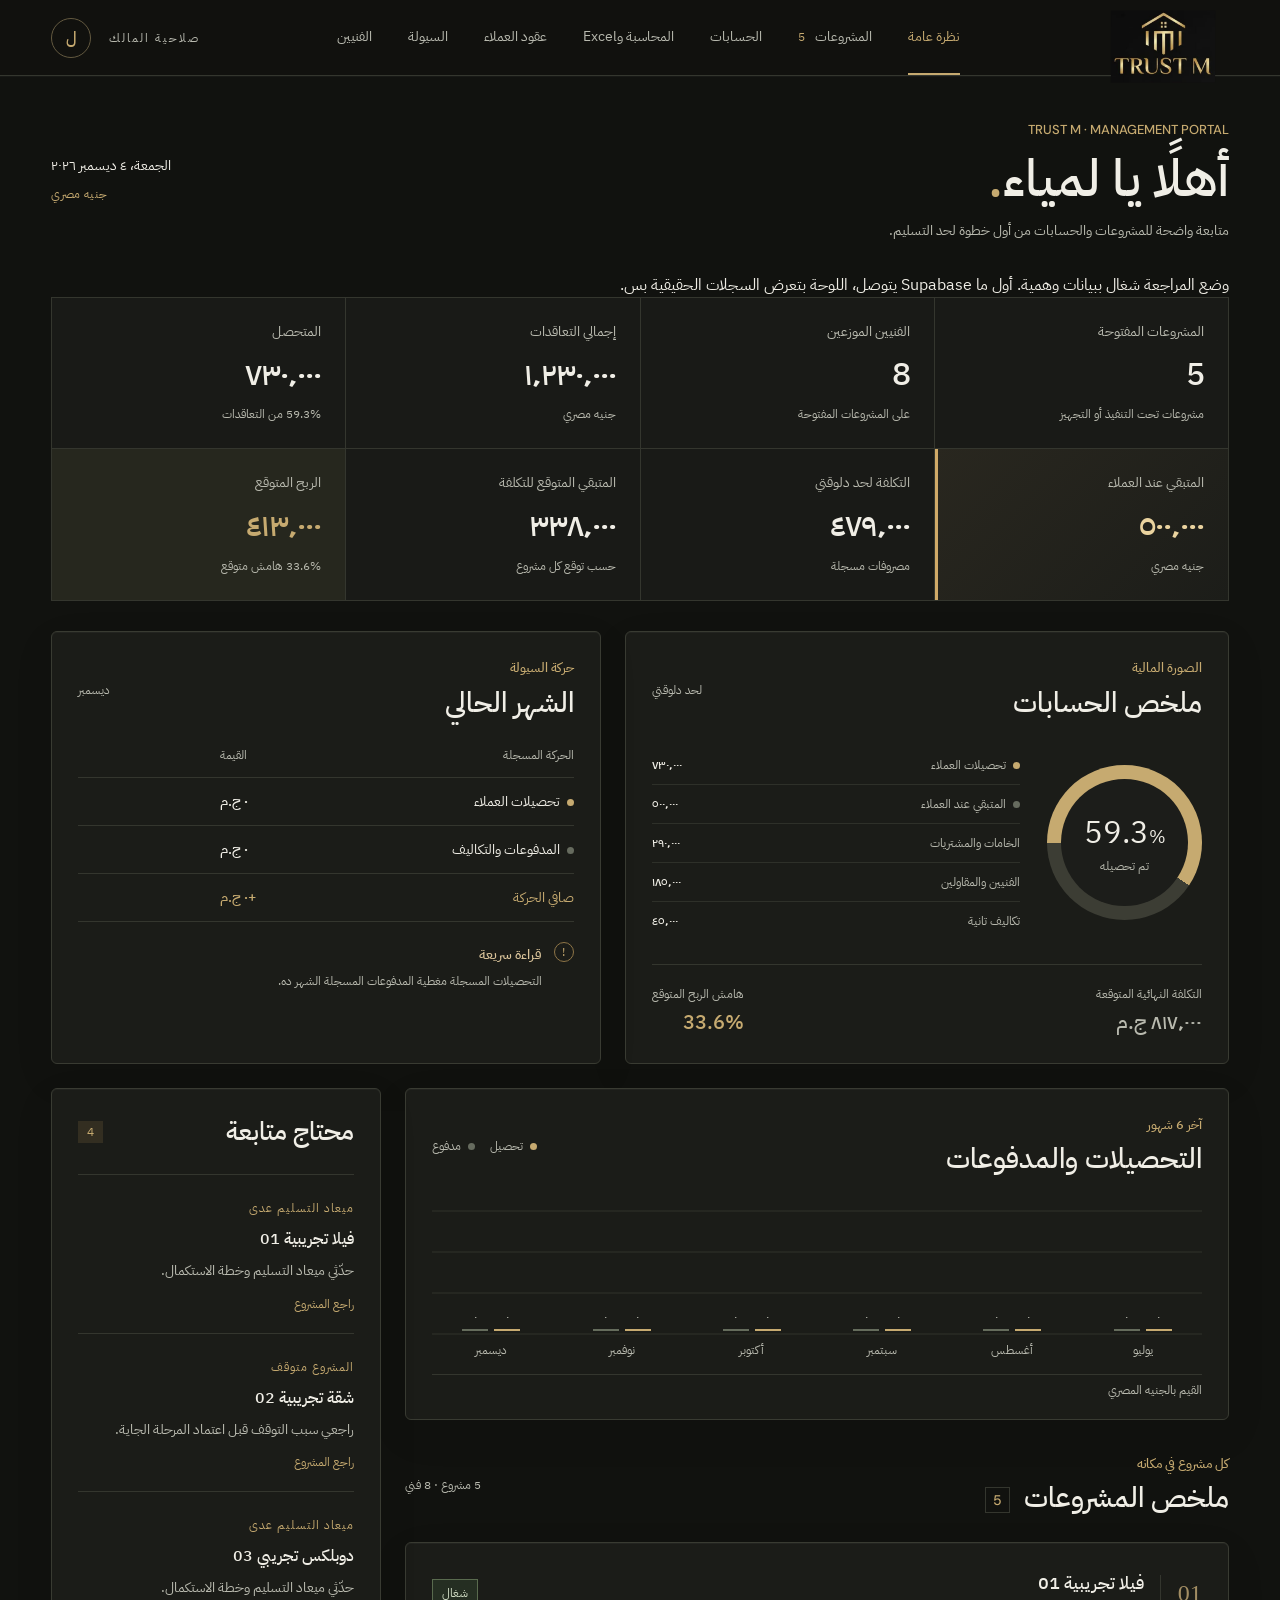
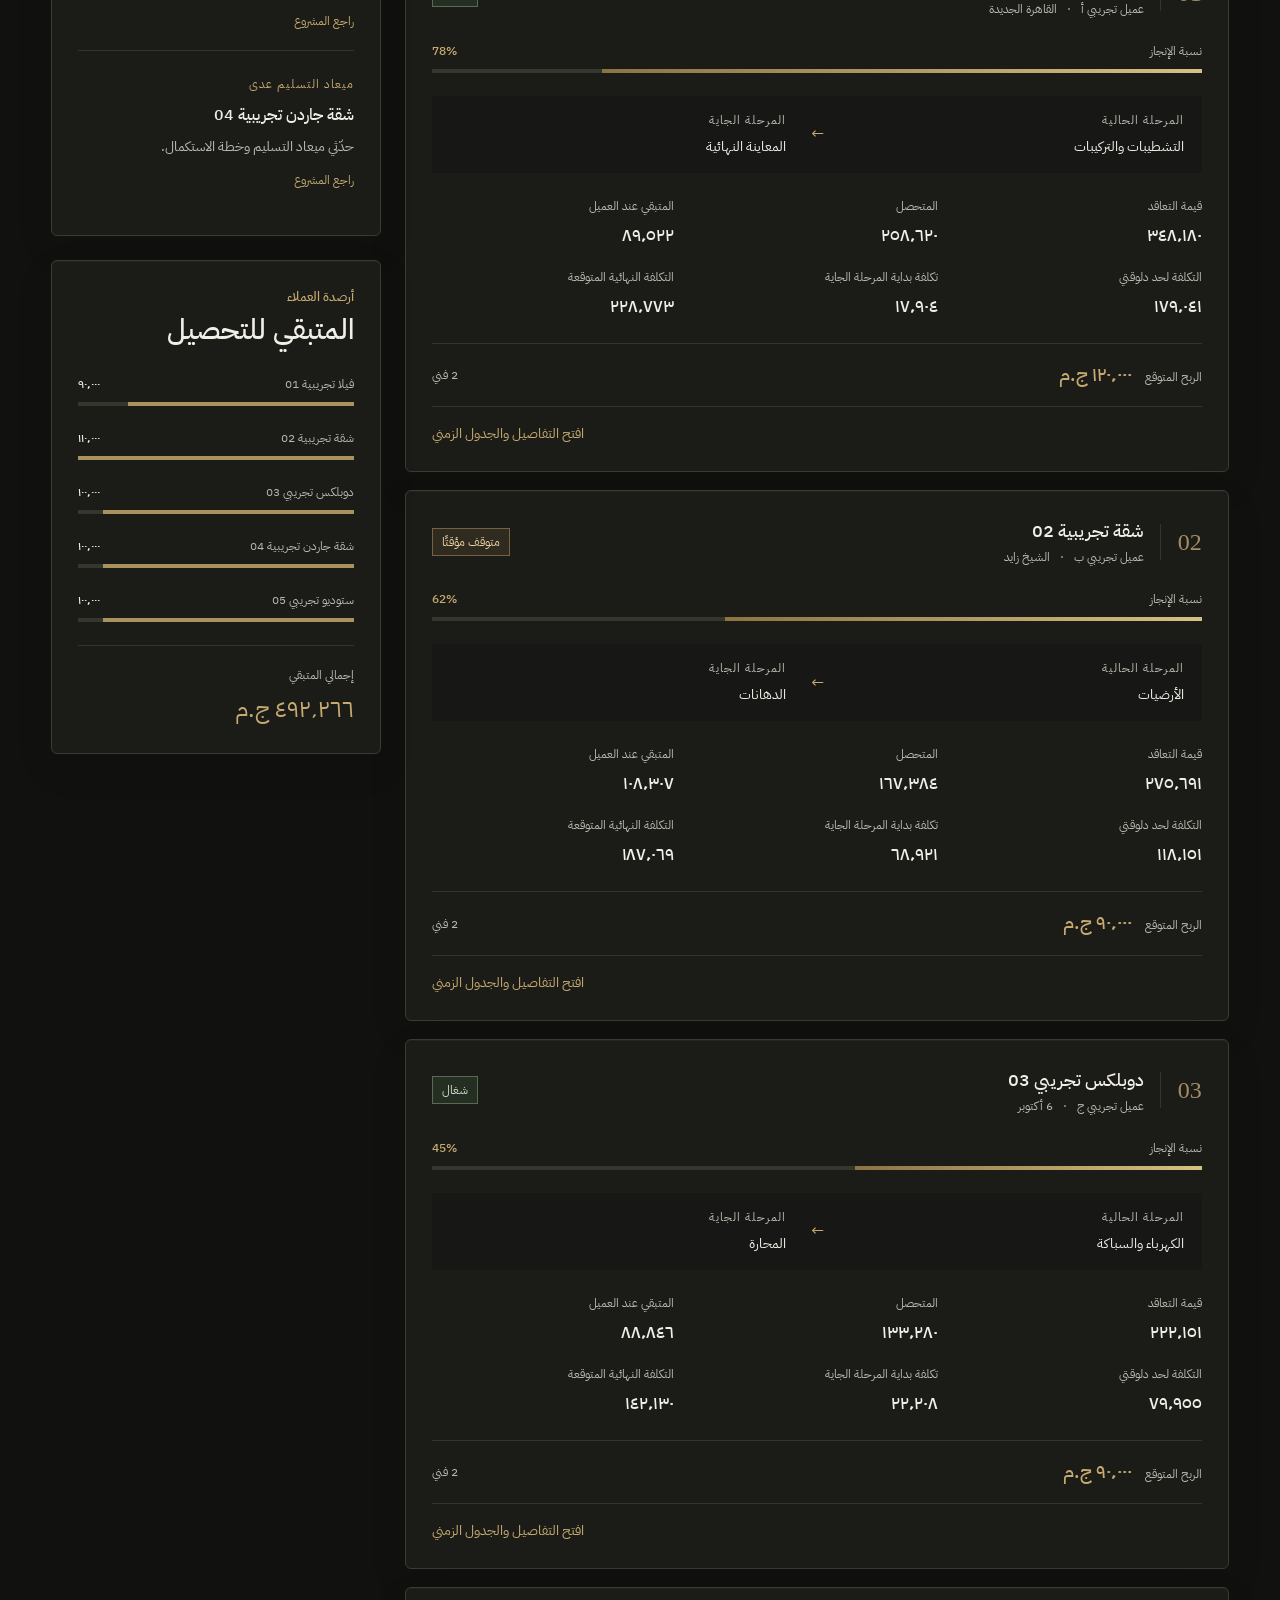
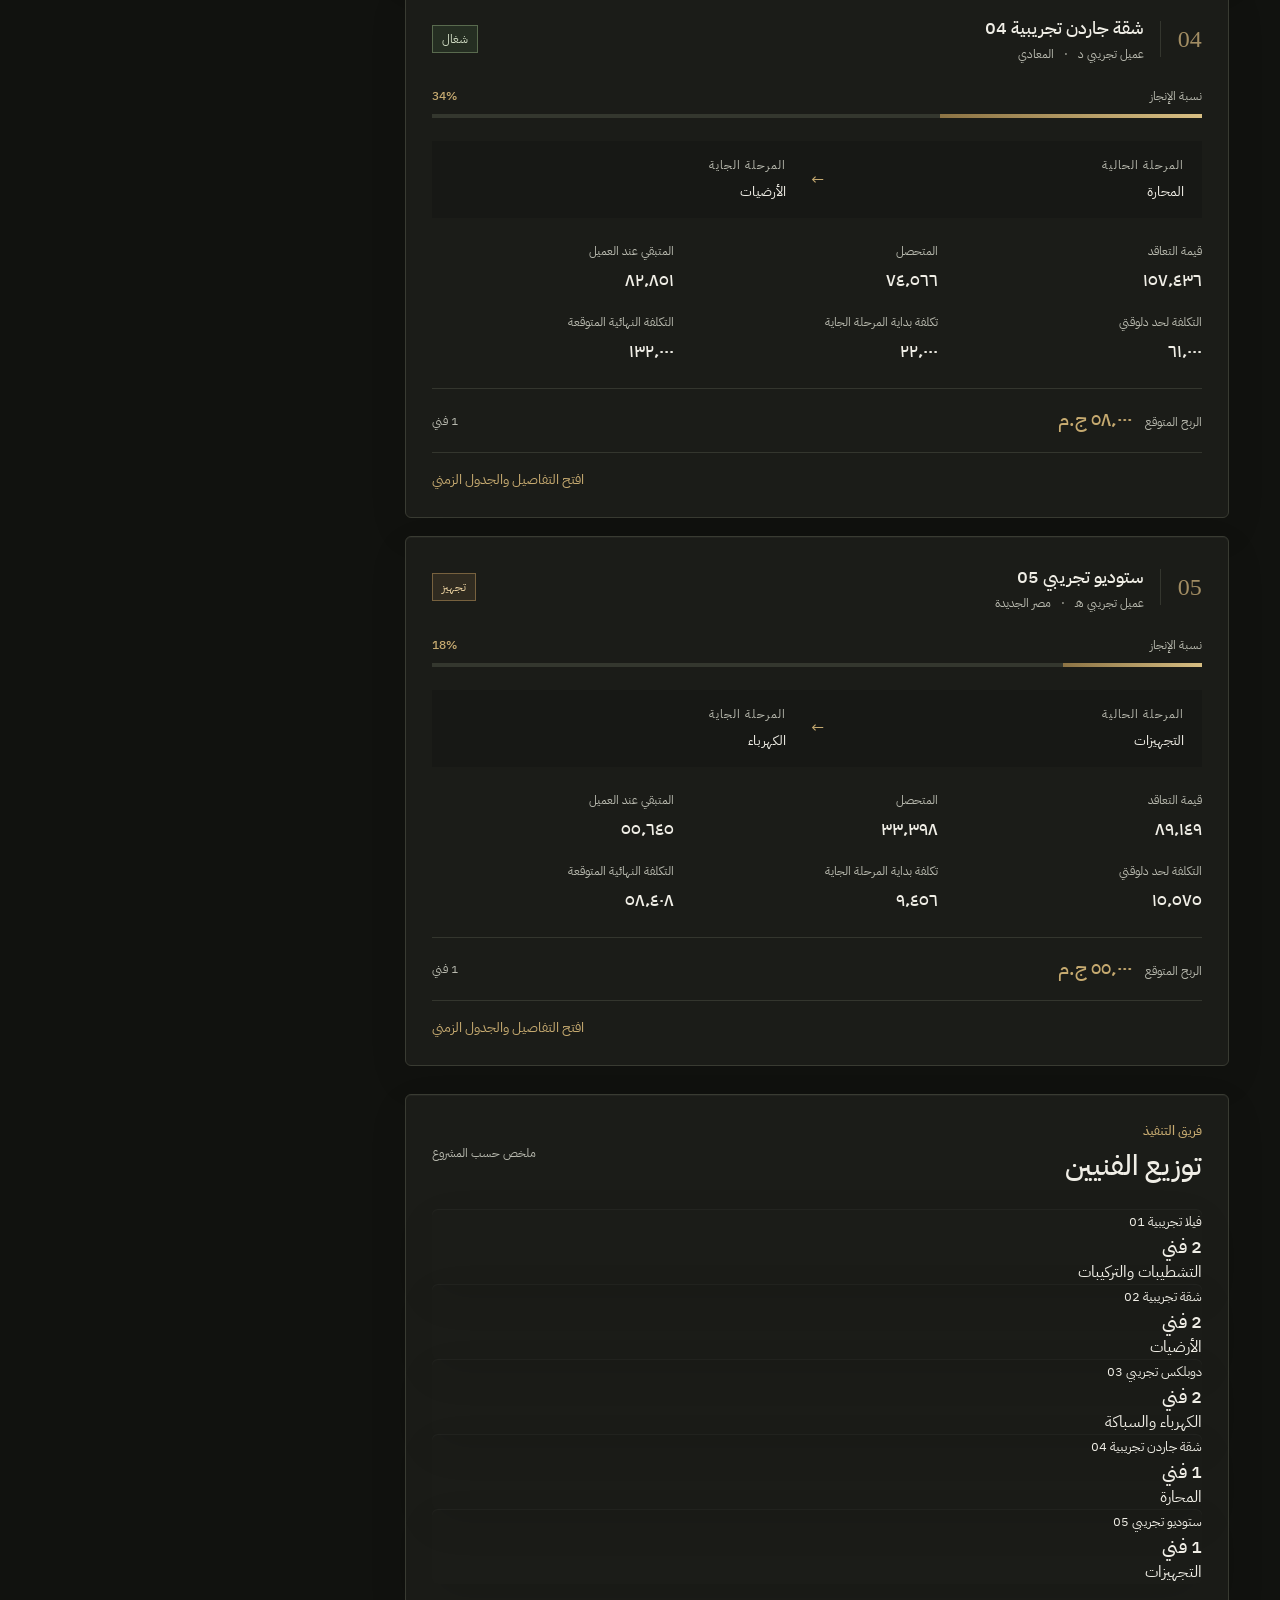
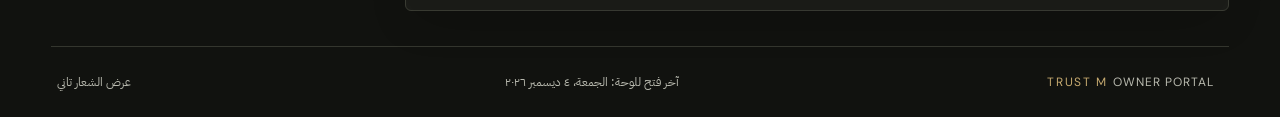
<file: index.html>
<!doctype html>
<html lang="ar-EG" dir="rtl" class="auth-pending" data-required-role="lamiaa_owner">
<head>
  <meta charset="UTF-8">
  <meta name="viewport" content="width=device-width,initial-scale=1">
  <meta name="theme-color" content="#11120f">
  <meta name="description" content="بوابة Trust M لإدارة المشروعات والحسابات.">
  <title>Trust M | لوحة لمياء</title>
  <link rel="preload" href="assets/ibm-plex-arabic-400.woff" as="font" type="font/woff" crossorigin><link rel="preload" href="assets/trust-m-logo.webp" as="image"><link rel="stylesheet" href="assets/fonts.css"><link rel="stylesheet" href="styles.css">
  <script src="assets/supabase-2.49.4.js"></script>
  <script src="supabase-config.js"></script>
  <script src="auth.js?v=20260930"></script>
<link rel="stylesheet" href="motion.css"><script src="motion.js" defer></script></head>
<body class="owner-dashboard">
  <div id="loader" role="status" aria-label="بنفتح لوحة Trust M">
    <div class="loading-inner"><div class="logo loading-logo" role="img" aria-label="شعار Trust M"></div><div class="loading-rule"></div><p>لوحة الإدارة</p></div>
  </div>
  <header>
    <a href="#overview" class="brand" aria-label="Trust M"><span class="logo"></span></a>
    <nav aria-label="أقسام لوحة الإدارة">
      <a href="#overview" class="active">نظرة عامة</a>
      <a href="#projects">المشروعات <span id="nav-project-count">0</span></a>
      <a href="finance.html">الحسابات</a><a href="accounting.html">المحاسبة وExcel</a>
      <a href="contracts-admin.html">عقود العملاء</a>
      <a href="#cashflow">السيولة</a>
      <a href="#technicians">الفنيين</a>
      <button class="nav-action auth-only" type="button" data-sign-out>تسجيل الخروج</button>
    </nav>
    <div class="owner"><span>صلاحية المالك</span><b>ل</b></div>
  </header>
  <main id="overview">
    <div class="heading">
      <div><div class="eyebrow latin-text">TRUST M · MANAGEMENT PORTAL</div><h1 id="owner-greeting">أهلًا يا لمياء<span>.</span></h1><p>متابعة واضحة للمشروعات والحسابات من أول خطوة لحد التسليم.</p></div>
      <div class="date" id="current-date"></div>
    </div>
    <p class="demo-notice" id="dashboard-mode" hidden></p>
    <section class="kpis" aria-label="مؤشرات المحفظة" id="kpis"></section>
    <div class="overview-grid">
      <section class="panel" id="financials">
        <div class="section-top"><div><div class="eyebrow">الصورة المالية</div><h2>ملخص الحسابات</h2></div><span class="subtle">لحد دلوقتي</span></div>
        <div class="finance-layout"><div class="donut" id="collection-donut"><div><strong id="collection-rate">0<span>%</span></strong><small>تم تحصيله</small></div></div><div class="financial-list" id="financial-list"></div></div>
        <div class="finance-foot" id="finance-foot"></div>
      </section>
      <section class="panel" id="cashflow">
        <div class="section-top"><div><div class="eyebrow">حركة السيولة</div><h2>الشهر الحالي</h2></div><span class="subtle" id="cash-month"></span></div>
        <div class="forecast-table">
          <div class="table-head"><span>الحركة المسجلة</span><span>القيمة</span></div>
          <div><span><i class="dot gold-dot"></i>تحصيلات العملاء</span><strong id="month-collected">0</strong></div>
          <div><span><i class="dot gray-dot"></i>المدفوعات والتكاليف</span><strong id="month-outgoing">0</strong></div>
          <div class="net"><span>صافي الحركة</span><strong id="month-net">0</strong></div>
        </div>
        <div class="risk-note"><span>!</span><div><strong>قراءة سريعة</strong><p id="cash-note">بنحسب حركة الشهر من السجلات الفعلية.</p></div></div>
      </section>
    </div>
    <div class="lower-grid">
      <div>
        <section class="panel chart-panel">
          <div class="section-top"><div><div class="eyebrow">آخر 6 شهور</div><h2>التحصيلات والمدفوعات</h2></div><div class="legend"><span><i class="dot gold-dot"></i>تحصيل</span><span><i class="dot gray-dot"></i>مدفوع</span></div></div>
          <div class="bars" id="bars" aria-label="حركة التحصيل والمدفوعات في آخر ست شهور"></div>
          <p class="footnote">القيم بالجنيه المصري</p>
        </section>
        <section id="projects">
          <div class="section-top project-title"><div><div class="eyebrow">كل مشروع في مكانه</div><h2>ملخص المشروعات <span class="count" id="project-count">0</span></h2></div><span class="subtle" id="project-subtitle"></span></div>
          <div id="project-list"></div>
        </section>
        <section id="technicians" class="panel technician-owner-section">
          <div class="section-top"><div><div class="eyebrow">فريق التنفيذ</div><h2>توزيع الفنيين</h2></div><span class="subtle" id="technician-count"></span></div>
          <div id="technician-list"></div>
        </section>
      </div>
      <aside>
        <section class="panel attention" id="attention-panel"><div class="section-top"><h2>محتاج متابعة</h2><span class="alert-count" id="alert-count">0</span></div><div id="attention-list"></div></section>
        <section class="panel balances"><div class="eyebrow">أرصدة العملاء</div><h2>المتبقي للتحصيل</h2><div id="balance-chart"></div><div class="balance-total"><span>إجمالي المتبقي</span><strong id="balance-total">0</strong></div></section>
      </aside>
    </div>
    <footer><span class="latin-text">TRUST M <small>OWNER PORTAL</small></span><p id="footer-date"></p><button id="replay" type="button">عرض الشعار تاني</button></footer>
  </main>
  <script src="dashboard-data.js"></script><script src="project-comments.js"></script>
  <script src="owner-dashboard.js"></script>
</body>
</html>
</file>
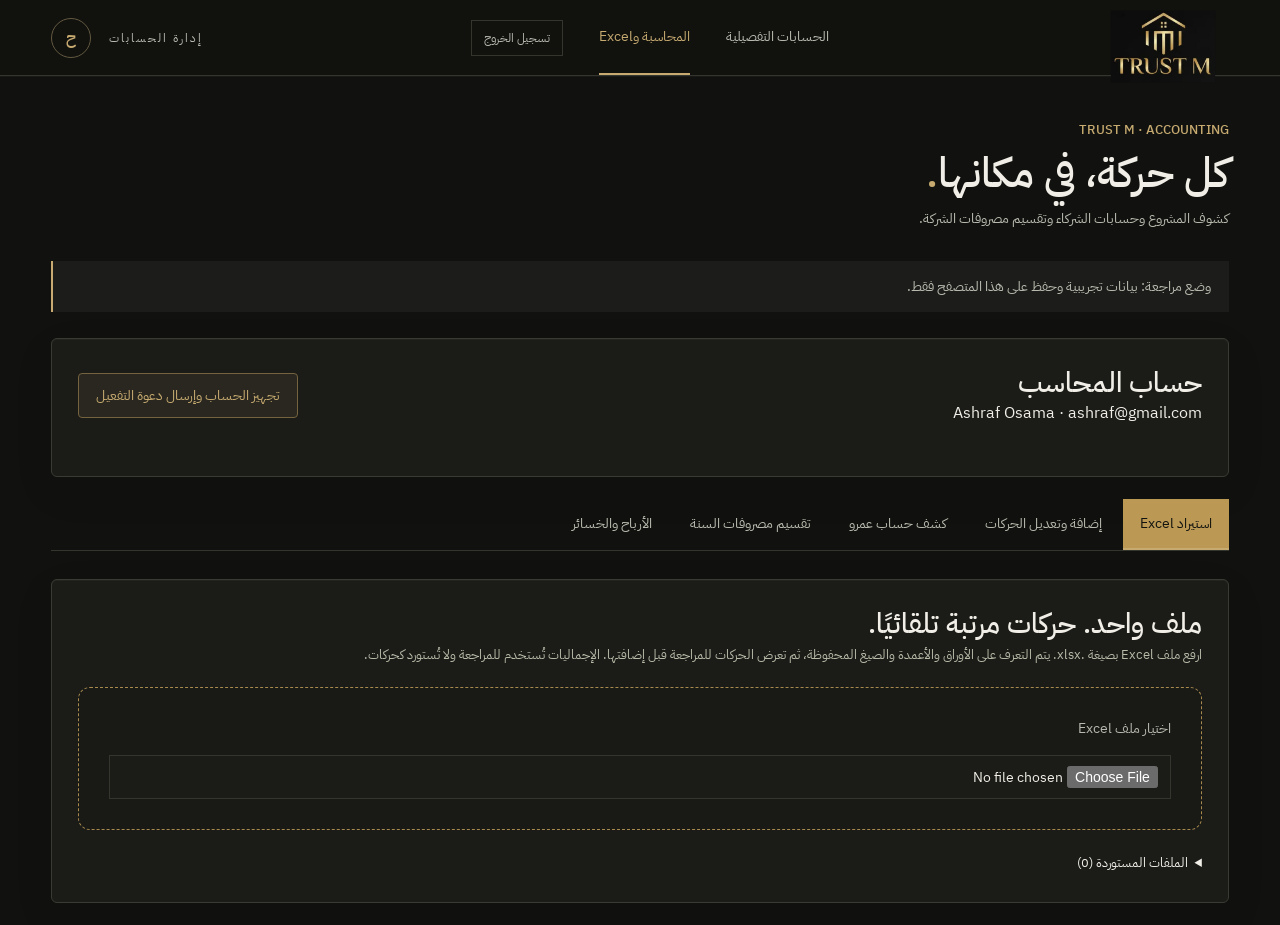
<file: accounting.html>
<!doctype html><html lang="ar-EG" dir="rtl" class="auth-pending" data-required-role="lamiaa_owner,accountant"><head><meta charset="utf-8"><meta name="viewport" content="width=device-width,initial-scale=1"><title>Trust M | المحاسبة واستيراد Excel</title><link rel="preload" href="assets/ibm-plex-arabic-400.woff" as="font" type="font/woff" crossorigin><link rel="preload" href="assets/trust-m-logo.webp" as="image"><link rel="stylesheet" href="assets/fonts.css"><link rel="stylesheet" href="styles.css"><link rel="stylesheet" href="finance.css"><link rel="stylesheet" href="accounting.css"><script src="assets/supabase-2.49.4.js"></script><script src="supabase-config.js"></script><script src="auth.js?v=20261002"></script><link rel="stylesheet" href="motion.css"><script src="motion.js" defer></script></head><body><header><a class="brand" id="accounting-home" href="index.html"><span class="logo"></span></a><nav><a id="finance-link" href="finance.html">الحسابات التفصيلية</a><a href="accounting.html" class="active">المحاسبة وExcel</a><button data-sign-out class="nav-action">تسجيل الخروج</button></nav><div class="owner"><span id="accounting-role">المحاسبة</span><b>ح</b></div></header><main class="finance-main"><div class="heading"><div><div class="eyebrow">TRUST M · ACCOUNTING</div><h1>كل حركة، في مكانها<span>.</span></h1><p>كشوف المشروع وحسابات الشركاء وتقسيم مصروفات الشركة.</p></div></div><p id="accounting-status" class="demo-notice" role="status" aria-live="polite">جارٍ تحميل السجلات…</p><section id="accountant-account" class="panel" hidden><div class="section-top"><div><h2>حساب المحاسب</h2><p>Ashraf Osama · ashraf@gmail.com</p></div><button id="provision-accountant" class="gold-button">تجهيز الحساب وإرسال دعوة التفعيل</button></div><p id="accountant-setup-status" role="status"></p></section><div class="finance-tabs" id="accounting-tabs" role="tablist"><button role="tab" data-view="import" aria-selected="true">استيراد Excel</button><button role="tab" data-view="records" aria-selected="false">إضافة وتعديل الحركات</button><button role="tab" data-view="partner" aria-selected="false">كشف حساب عمرو</button><button role="tab" data-view="shares" aria-selected="false">تقسيم مصروفات السنة</button><button role="tab" data-view="pnl" aria-selected="false">الأرباح والخسائر</button></div><section id="accounting-view" role="tabpanel"></section><dialog id="accounting-dialog" class="project-dialog"></dialog></main><script src="assets/jszip.min.js"></script><script src="finance-model.js"></script><script src="reports.js"></script><script src="finance-seed.js"></script><script src="finance-store.js"></script><script src="accounting-model.js"></script><script src="excel-import.js"></script><script src="accounting-reports.js"></script><script src="accounting.js"></script></body></html>
</file>
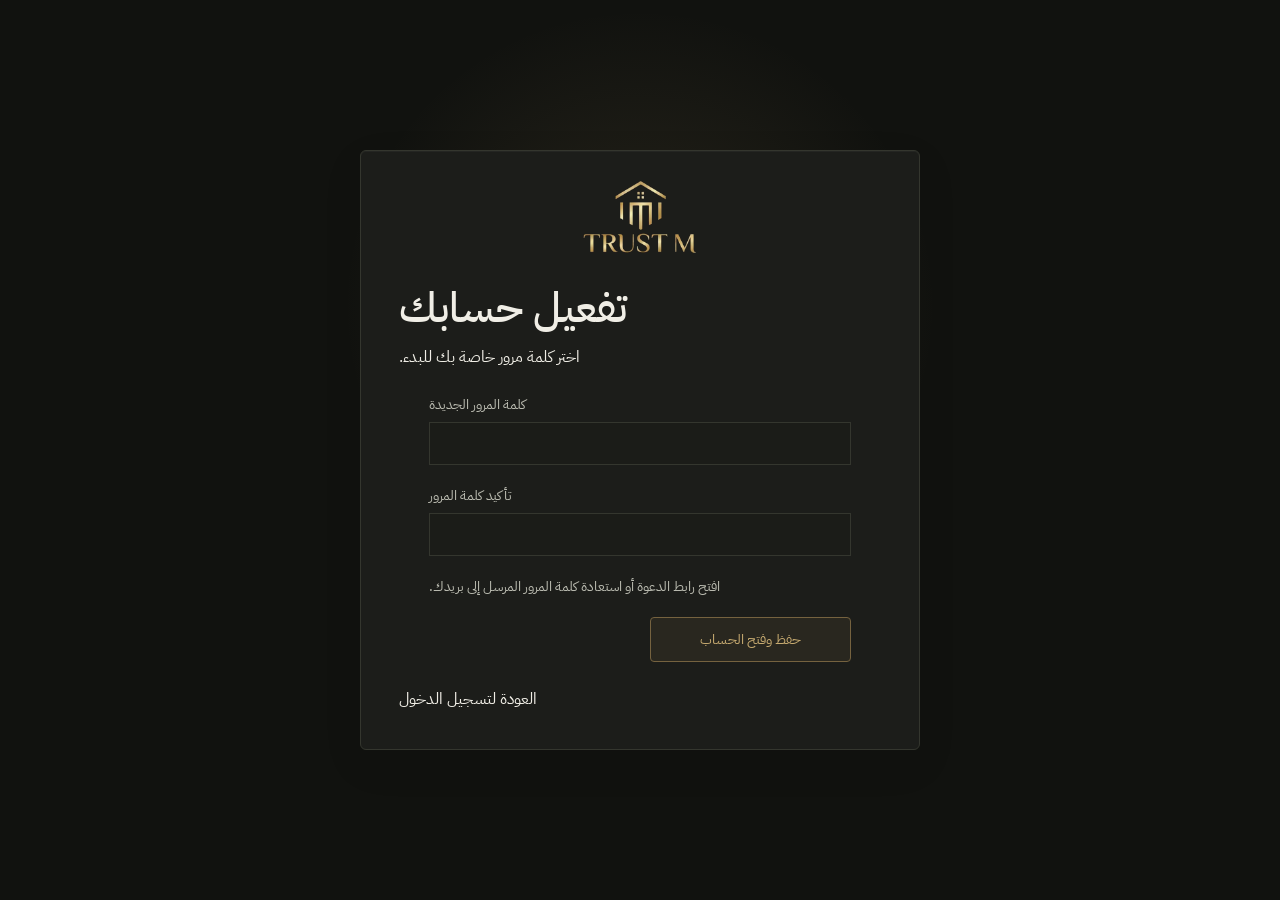
<file: activate-account.html>
<!doctype html><html lang="ar-EG" dir="rtl" class="auth-pending"><head><meta charset="utf-8"><meta name="viewport" content="width=device-width,initial-scale=1"><title>Trust M | تفعيل الحساب</title><link rel="preload" href="assets/ibm-plex-arabic-400.woff" as="font" type="font/woff" crossorigin><link rel="preload" href="assets/trust-m-logo.webp" as="image"><link rel="stylesheet" href="assets/fonts.css"><link rel="stylesheet" href="styles.css"><link rel="stylesheet" href="finance.css"><script src="assets/supabase-2.49.4.js"></script><script src="supabase-config.js"></script><script src="auth.js?v=20261002"></script><link rel="stylesheet" href="motion.css"><script src="motion.js" defer></script></head><body class="login-page"><main class="login-shell"><section class="login-panel"><div class="login-brand"><span class="logo"></span></div><h1>تفعيل حسابك</h1><p>اختر كلمة مرور خاصة بك للبدء.</p><form id="activate-form" class="finance-form"><label class="wide">كلمة المرور الجديدة<input id="new-password" type="password" autocomplete="new-password" minlength="12" required></label><label class="wide">تأكيد كلمة المرور<input id="confirm-password" type="password" autocomplete="new-password" minlength="12" required></label><p id="activate-status" class="wide" role="status"></p><button class="gold-button" type="submit">حفظ وفتح الحساب</button></form><a href="login.html">العودة لتسجيل الدخول</a></section></main><script src="activate-account.js"></script></body></html>
</file>
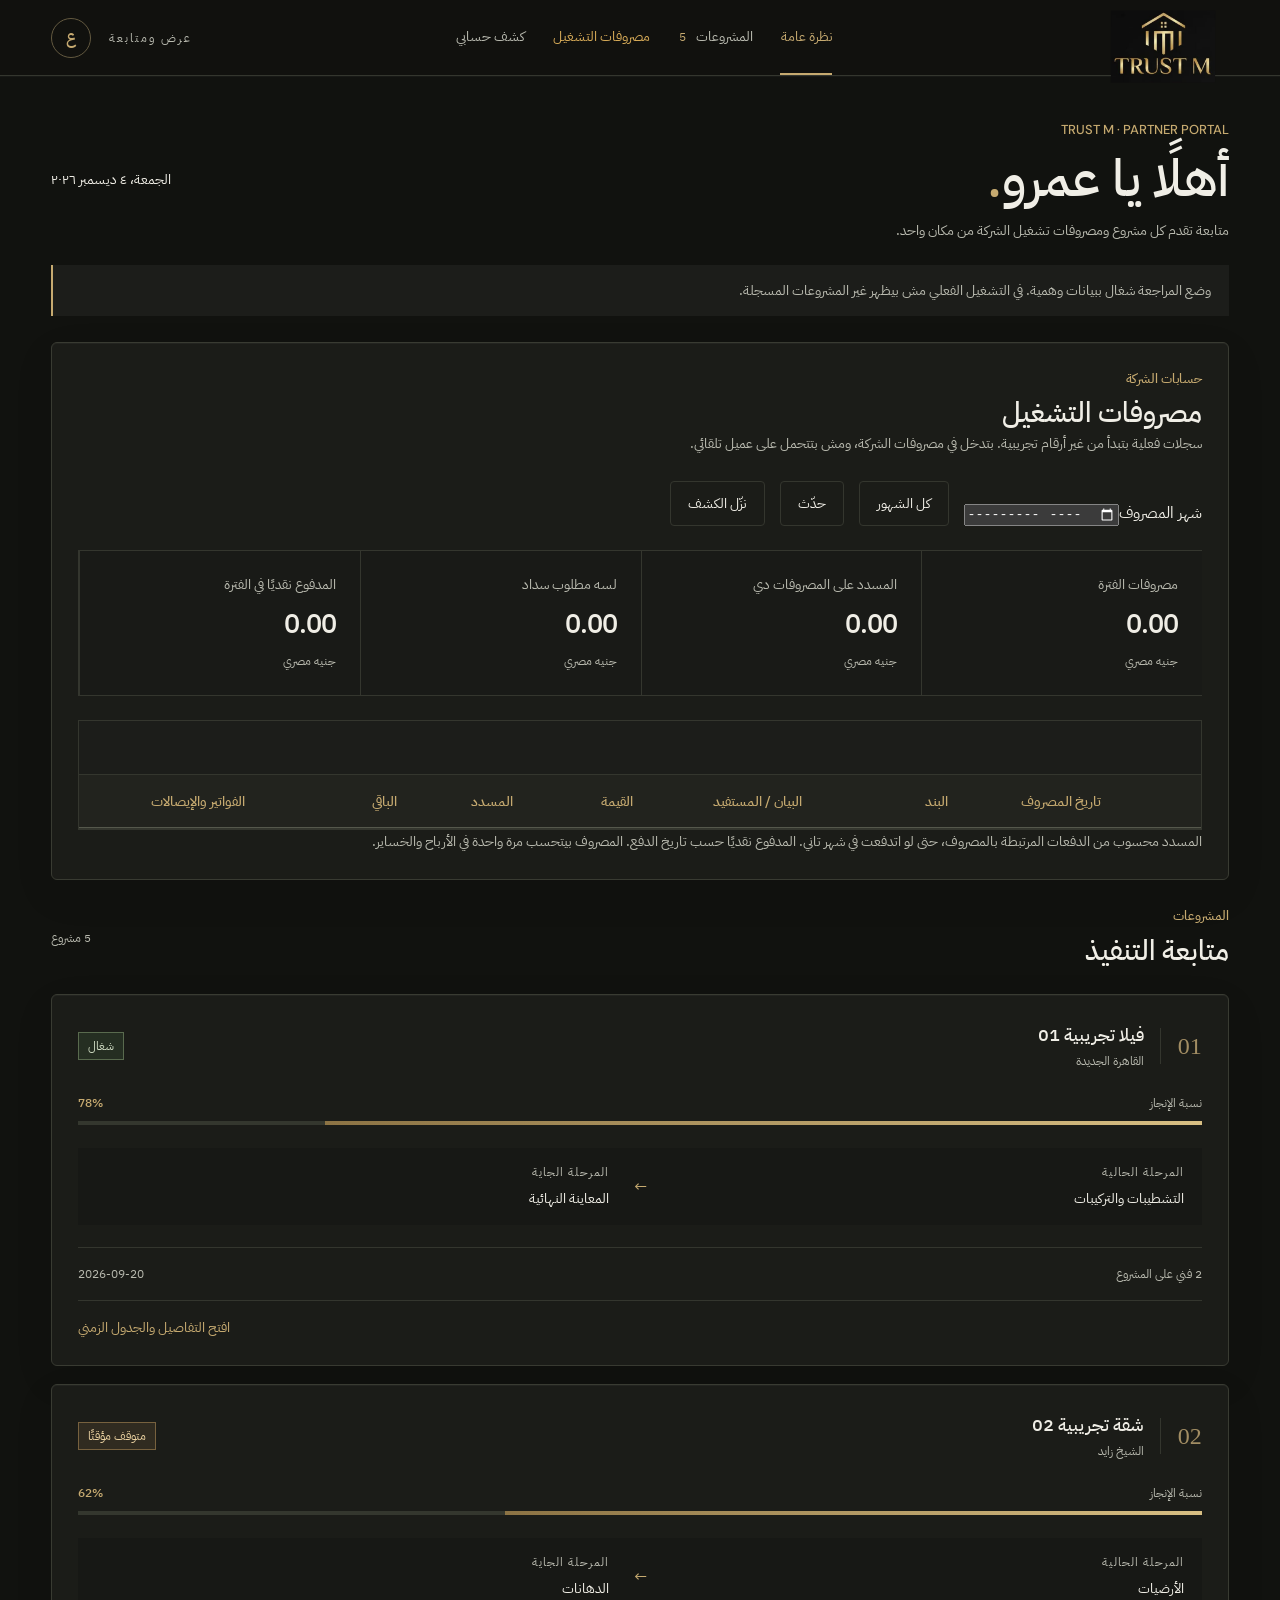
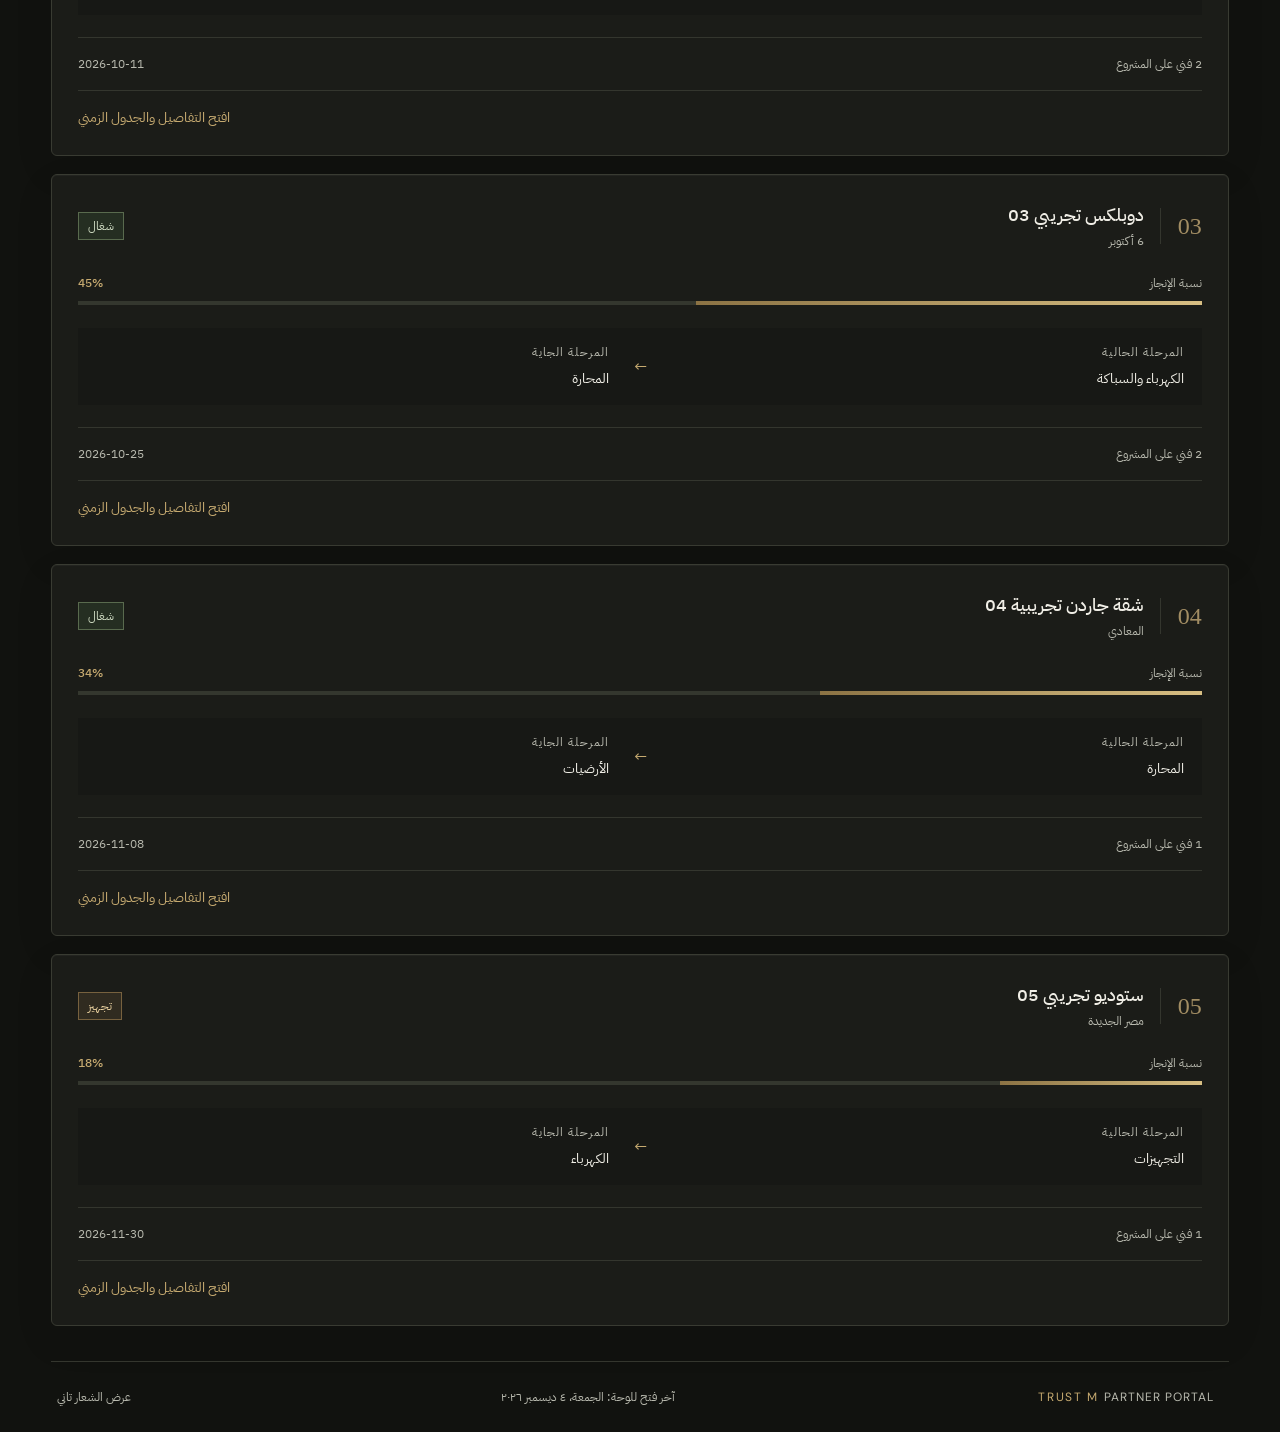
<file: amr.html>
<!doctype html>
<html lang="ar-EG" dir="rtl" class="auth-pending" data-required-role="amr_partner">
<head>
  <meta charset="UTF-8"><meta name="viewport" content="width=device-width,initial-scale=1">
  <meta name="theme-color" content="#11120f"><meta name="description" content="لوحة عمرو لمتابعة مشروعات ومصروفات تشغيل Trust M.">
  <title>Trust M | لوحة عمرو</title>
  <link rel="preload" href="assets/ibm-plex-arabic-400.woff" as="font" type="font/woff" crossorigin><link rel="preload" href="assets/trust-m-logo.webp" as="image"><link rel="stylesheet" href="assets/fonts.css"><link rel="stylesheet" href="styles.css"><link rel="stylesheet" href="finance.css">
  <script src="assets/supabase-2.49.4.js"></script><script src="supabase-config.js"></script><script src="auth.js?v=20260930"></script>
<link rel="stylesheet" href="motion.css"><script src="motion.js" defer></script></head>
<body class="amr-dashboard">
  <div id="loader" role="status" aria-label="بنفتح لوحة عمرو"><div class="loading-inner"><div class="logo loading-logo" role="img" aria-label="شعار Trust M"></div><div class="loading-rule"></div><p>لوحة عمرو</p></div></div>
  <header><a href="#overview" class="brand" aria-label="Trust M"><span class="logo"></span></a><nav class="compact-nav" aria-label="أقسام لوحة عمرو"><a href="#overview" class="active">نظرة عامة</a><a href="#projects">المشروعات <span id="amr-project-count">0</span></a><a href="#operations">مصروفات التشغيل</a><a href="partner-account.html">كشف حسابي</a><button class="nav-action auth-only" type="button" data-sign-out>تسجيل الخروج</button></nav><div class="owner"><span>عرض ومتابعة</span><b>ع</b></div></header>
  <main id="overview">
    <div class="heading"><div><div class="eyebrow latin-text">TRUST M · PARTNER PORTAL</div><h1 id="amr-greeting">أهلًا يا عمرو<span>.</span></h1><p>متابعة تقدم كل مشروع ومصروفات تشغيل الشركة من مكان واحد.</p></div><div class="date" id="amr-date"></div></div>
    <p class="demo-notice" id="amr-mode" hidden></p>
    <section id="operations" class="panel" data-no-translate><p>بنفتح مصروفات التشغيل…</p></section>
    <section id="projects">
      <div class="section-top project-title"><div><div class="eyebrow">المشروعات</div><h2>متابعة التنفيذ</h2></div><span class="subtle" id="amr-project-subtitle"></span></div>
      <div id="amr-project-list"></div>
    </section>
    <footer><span class="latin-text">TRUST M <small>PARTNER PORTAL</small></span><p id="amr-footer-date"></p><button id="replay" type="button">عرض الشعار تاني</button></footer>
  </main>
  <script src="dashboard-data.js"></script><script src="project-comments.js"></script><script src="amr-dashboard.js"></script>
  <script src="finance-model.js"></script><script src="finance-seed.js"></script><script src="finance-store.js"></script><script src="receipts.js"></script><script src="operations.js"></script>
</body>
</html>
</file>
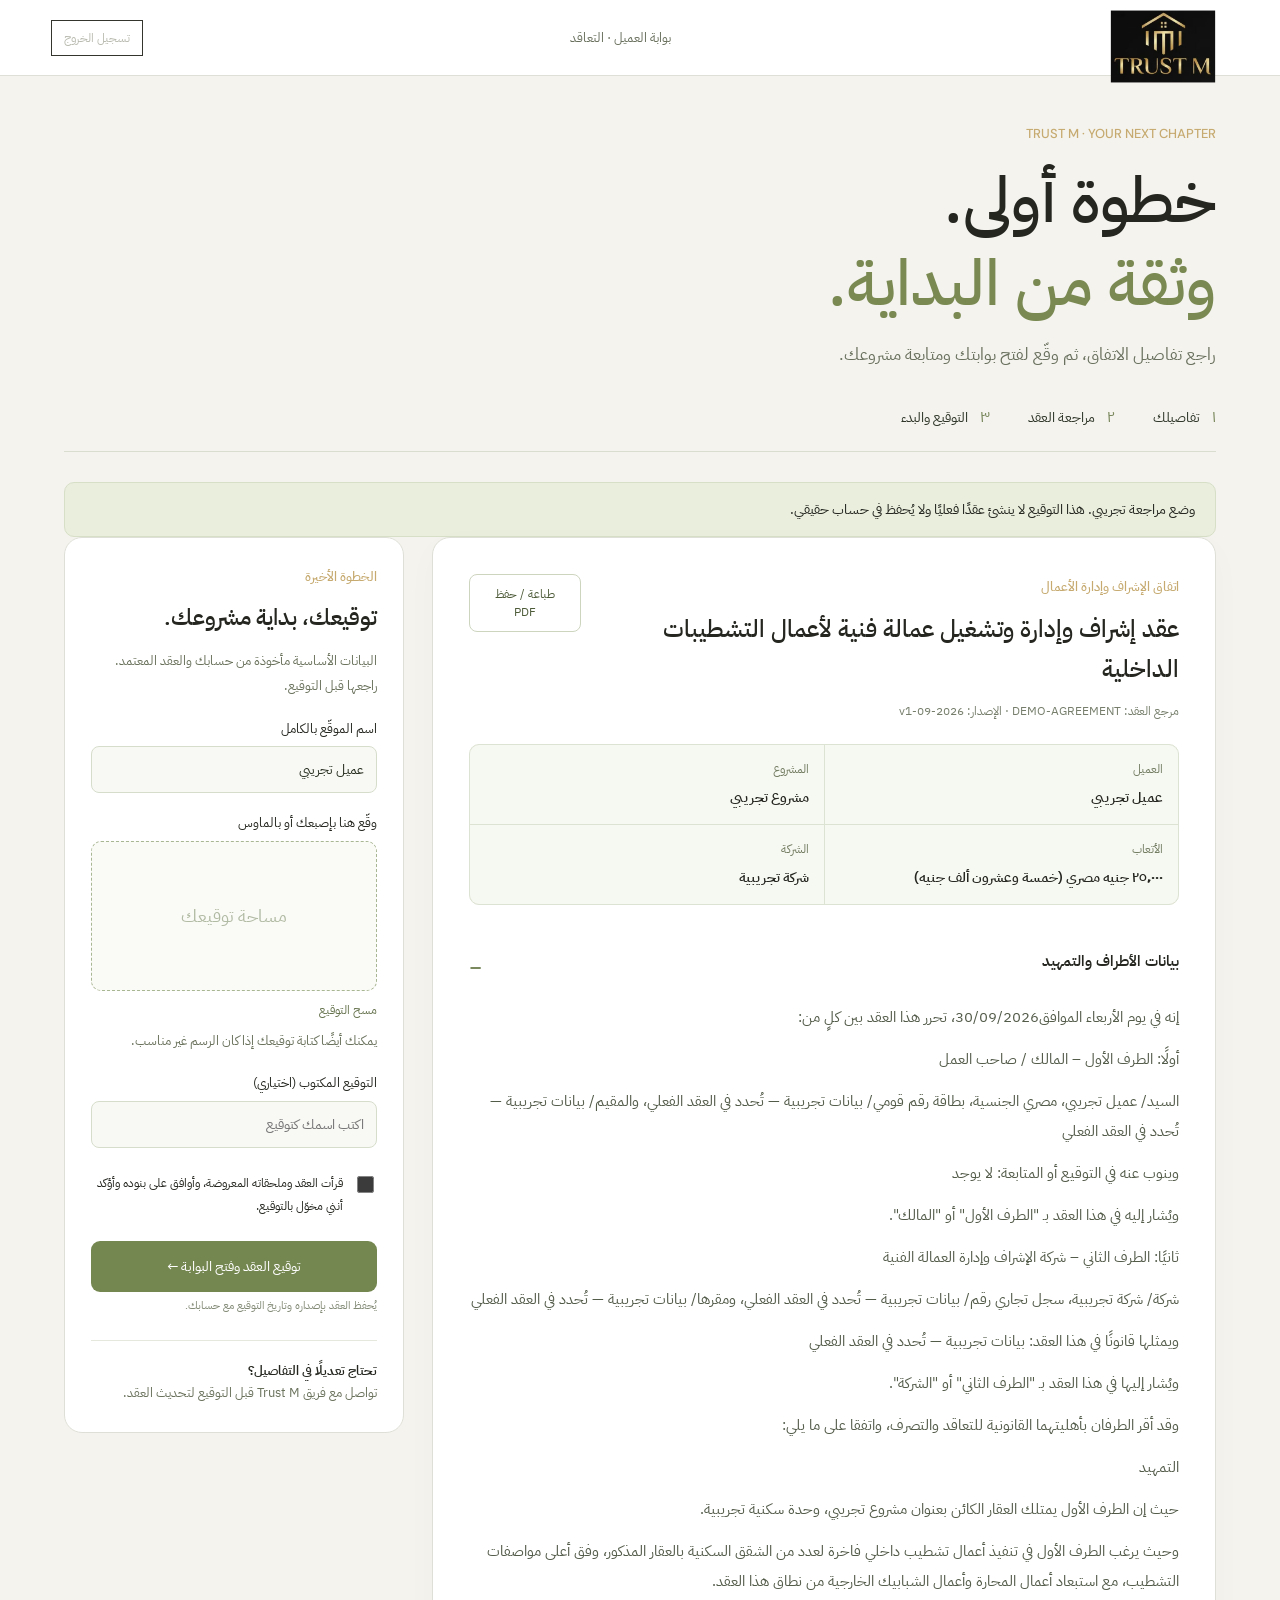
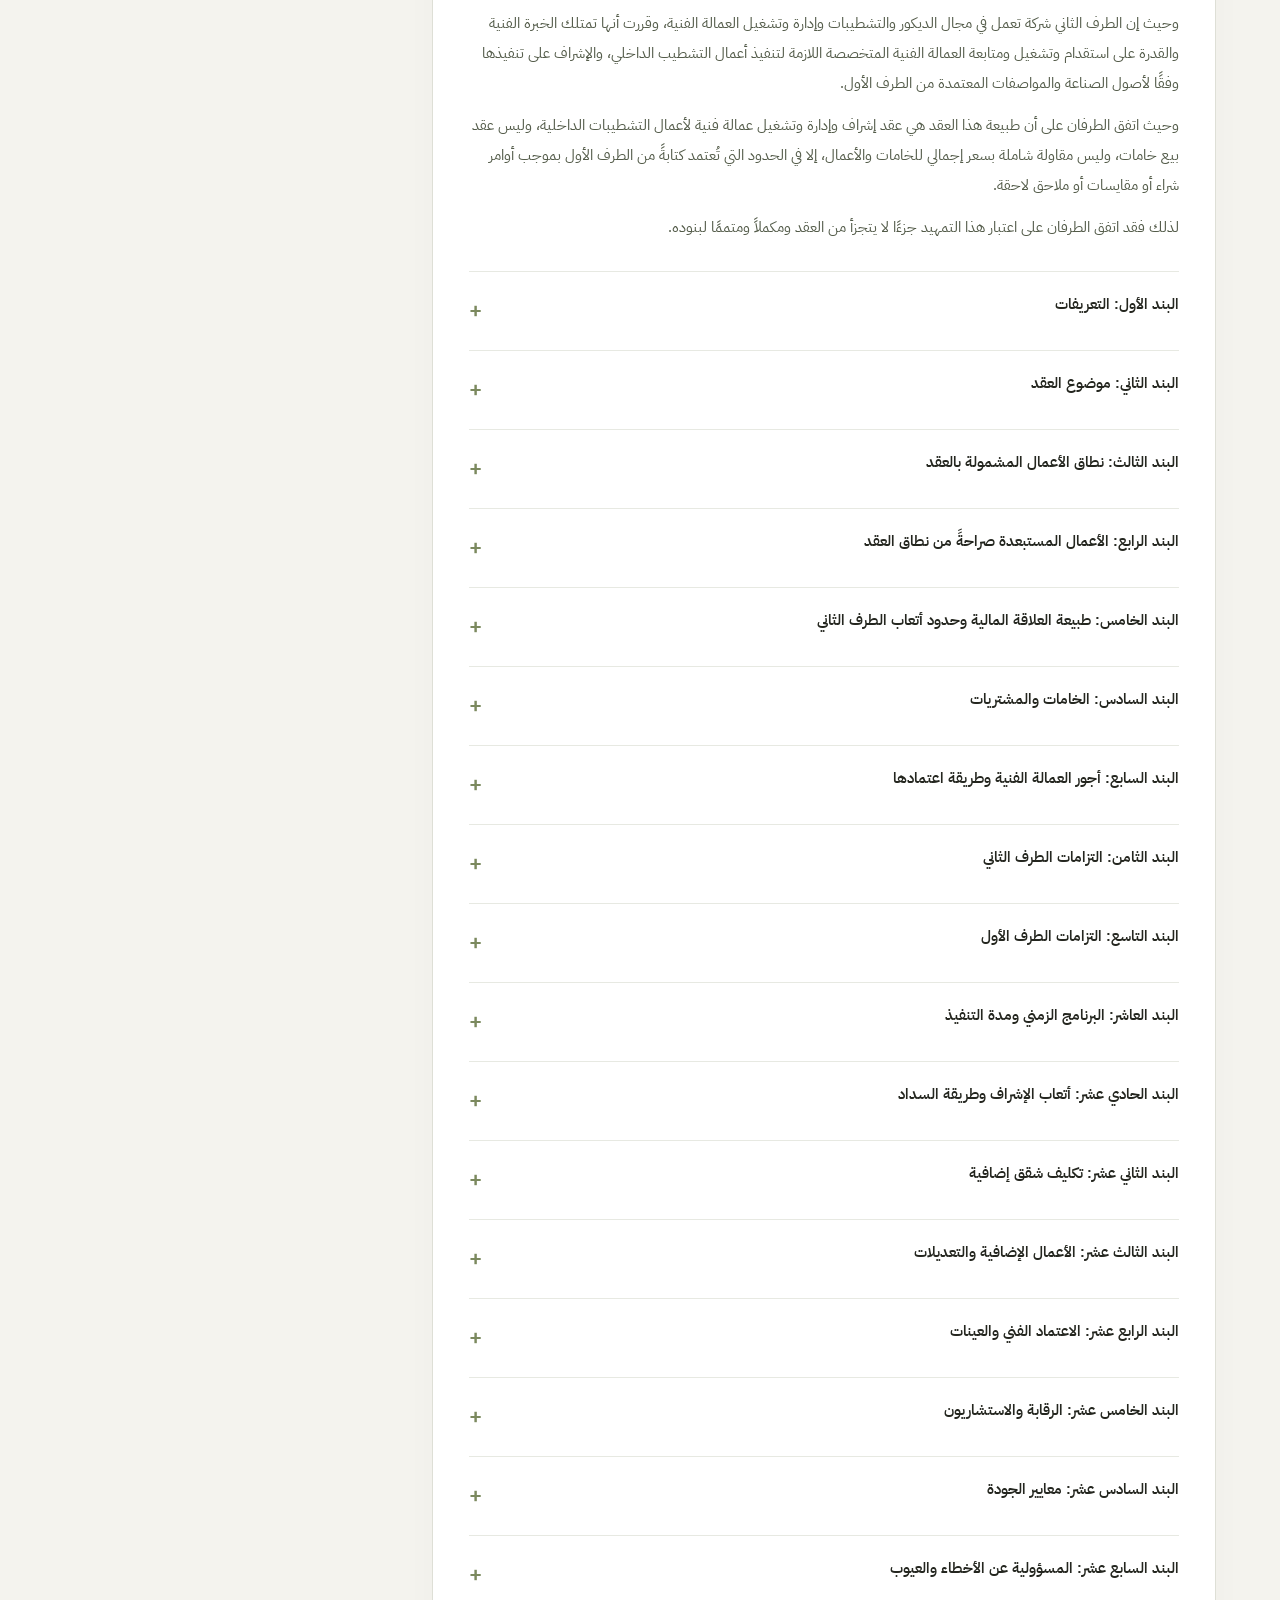
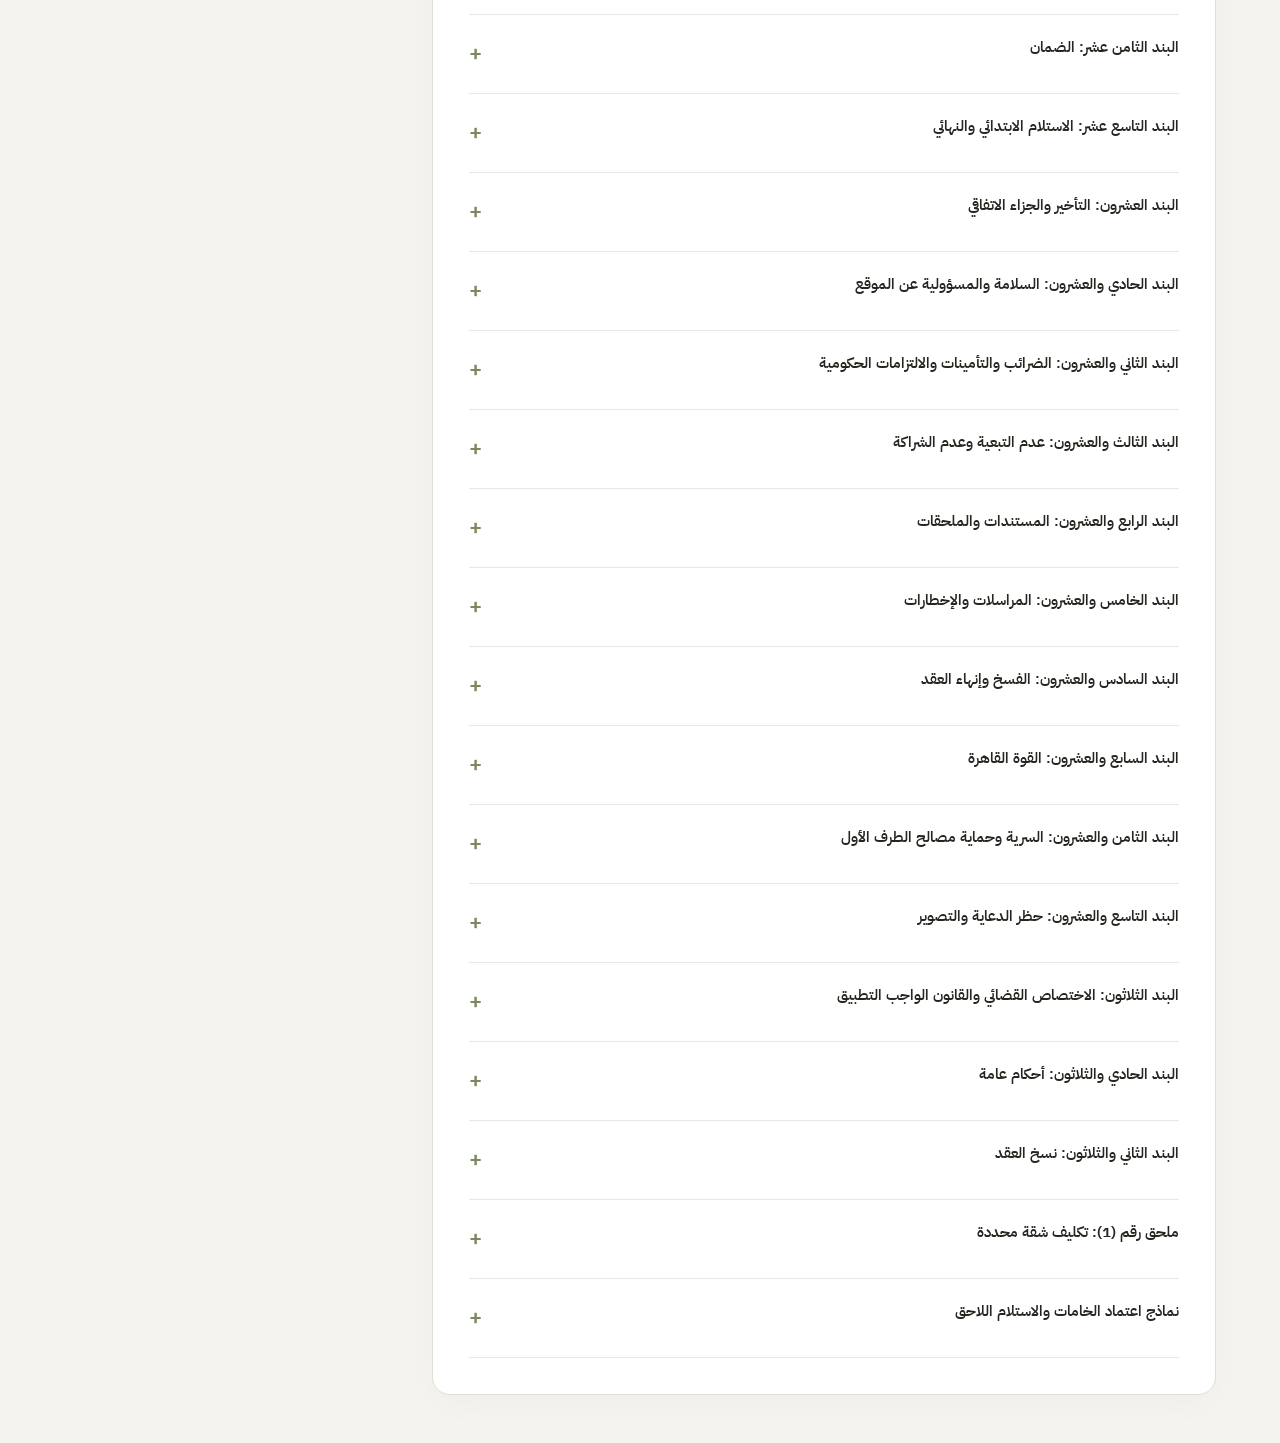
<file: client.html>
<!doctype html>
<html lang="ar-EG" dir="rtl" class="auth-pending" data-required-role="client">
<head>
  <meta charset="utf-8"><meta name="viewport" content="width=device-width,initial-scale=1"><meta name="theme-color" content="#11120f">
  <meta name="description" content="بوابة عميل Trust M لمتابعة تقدم المشروع.">
  <title>Trust M | بوابة العميل</title>
  <link rel="preload" href="assets/ibm-plex-arabic-400.woff" as="font" type="font/woff" crossorigin><link rel="preload" href="assets/trust-m-logo.webp" as="image"><link rel="stylesheet" href="assets/fonts.css"><link rel="stylesheet" href="styles.css"><link rel="stylesheet" href="finance.css"><link rel="stylesheet" href="client.css">
  <script src="assets/supabase-2.49.4.js"></script><script src="supabase-config.js"></script><script src="auth.js?v=20261003"></script>
<link rel="stylesheet" href="motion.css"><script src="motion.js" defer></script></head>
<body class="client-page">
  <div id="loader" role="status" aria-label="بنفتح بوابة العميل"><div class="loading-inner"><div class="logo loading-logo" role="img" aria-label="شعار Trust M"></div><div class="loading-rule"></div><p>بوابة العميل</p></div></div>
  <header><a href="#projects" class="brand" aria-label="Trust M"><span class="logo"></span></a><nav aria-label="بوابة العميل"><a class="active" href="#projects">مشروعاتي</a><a href="contract.html">عقودي</a><button class="nav-action auth-only" type="button" data-sign-out>تسجيل الخروج</button></nav><div class="owner"><span>متابعة المشروع</span><b>ع</b></div></header>
  <main>
    <div class="heading"><div><div class="eyebrow latin-text">TRUST M · CLIENT PORTAL</div><h1 id="client-greeting">أهلًا بيك<span>.</span></h1><p>تابع تقدم مشروعك والمراحل المسجلة ومواعيد التنفيذ.</p></div><div class="date" id="client-date"></div></div>
    <p class="demo-notice" id="client-mode" hidden></p>
    <section id="client-overview" class="client-overview" aria-labelledby="client-overview-title"></section>
    <section id="projects">
      <div class="section-top project-title"><div><div class="eyebrow">متابعة التنفيذ</div><h2>مشروعاتك <span class="count" id="client-project-count">0</span></h2></div><span class="subtle">المعلومات المعروضة خاصة بحسابك</span></div>
      <div id="client-project-list"></div>
    </section>
    <footer><span class="latin-text">TRUST M <small>CLIENT PORTAL</small></span><p id="client-footer-date"></p></footer>
  </main>
  <script src="client.js"></script>
</body>
</html>
</file>
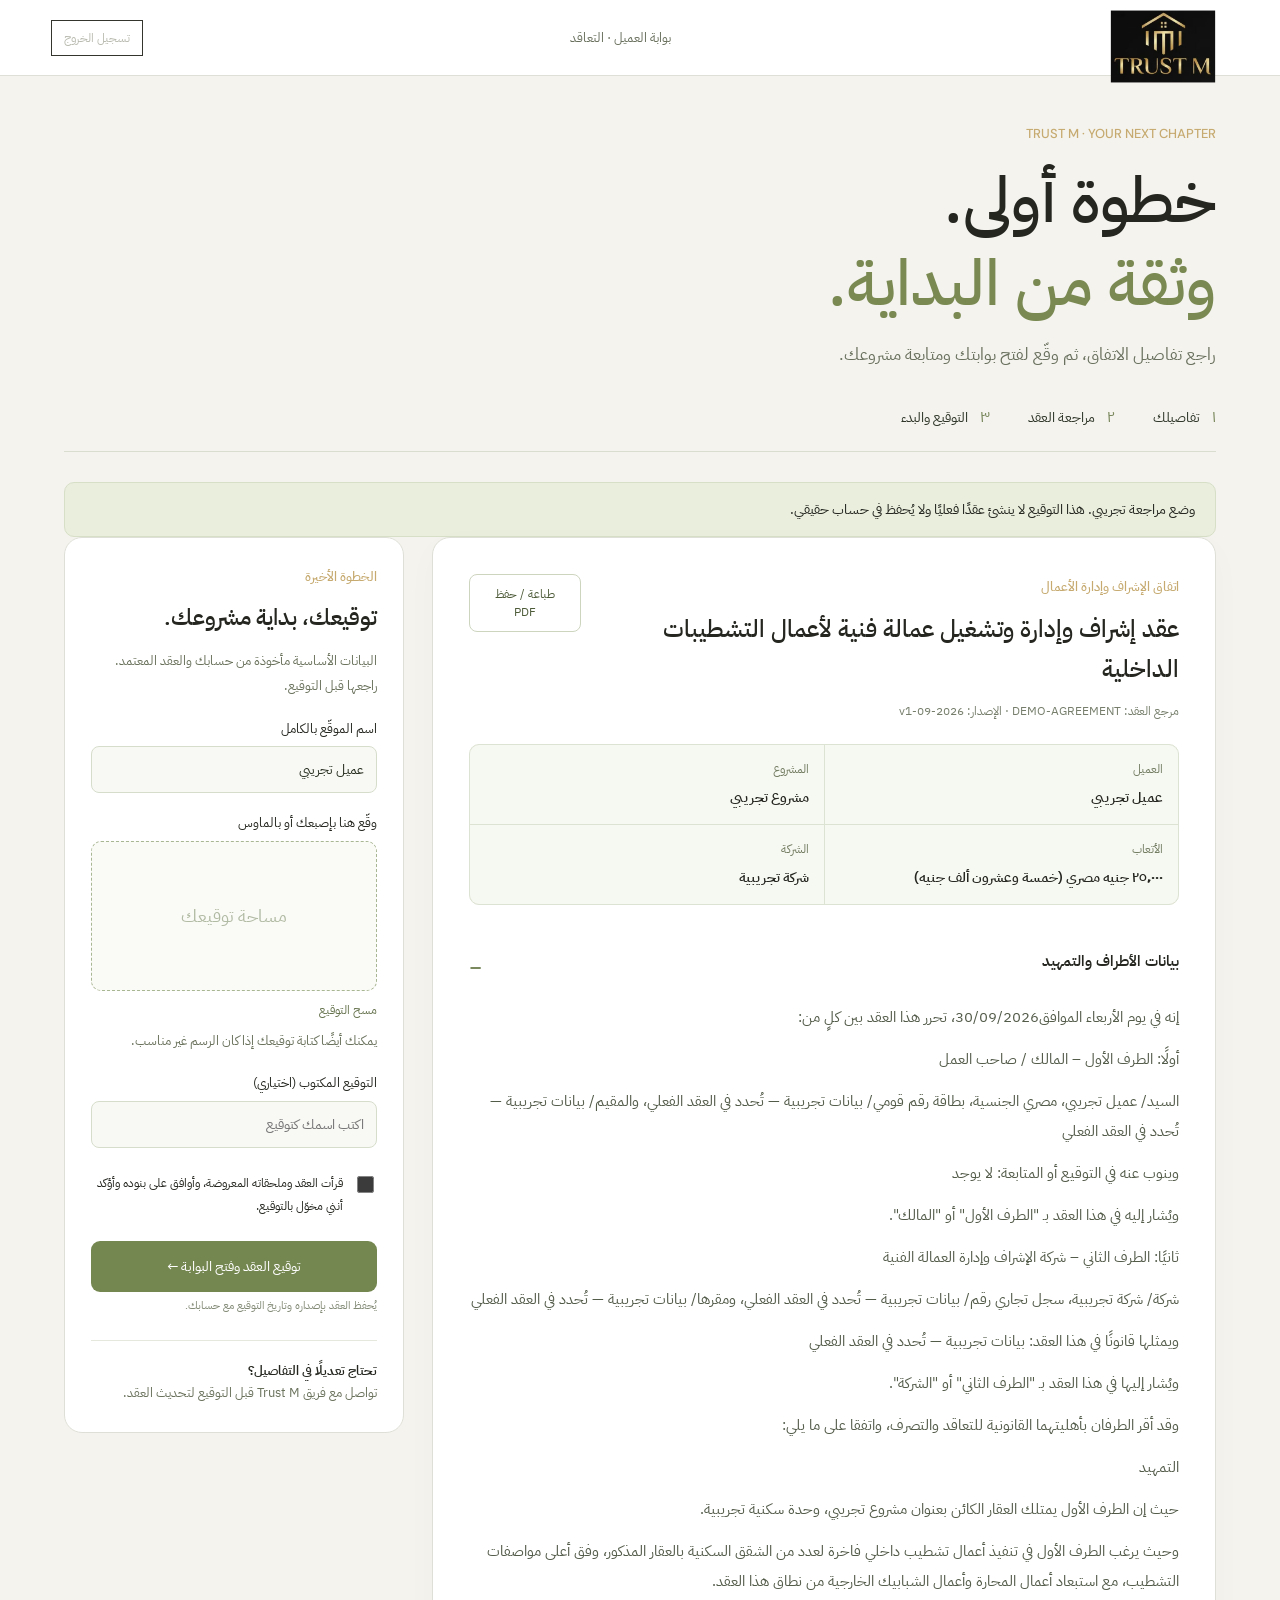
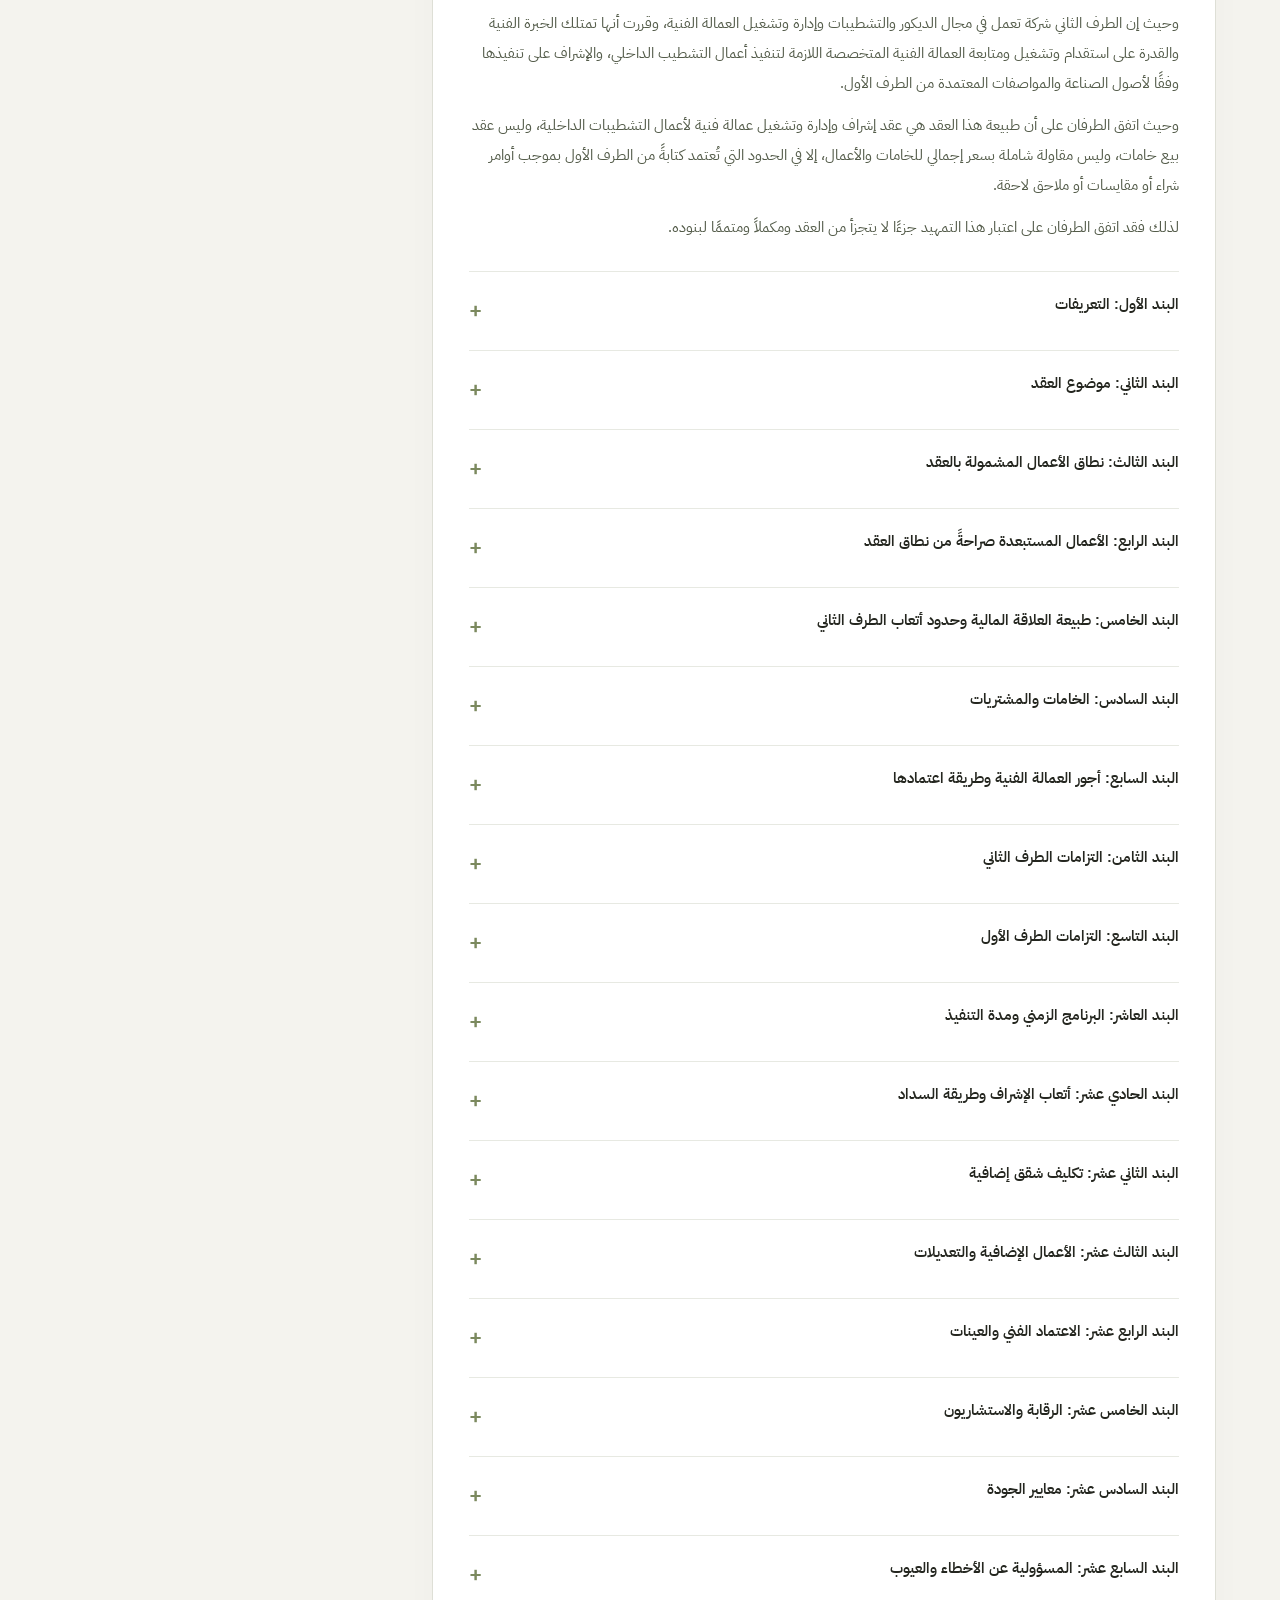
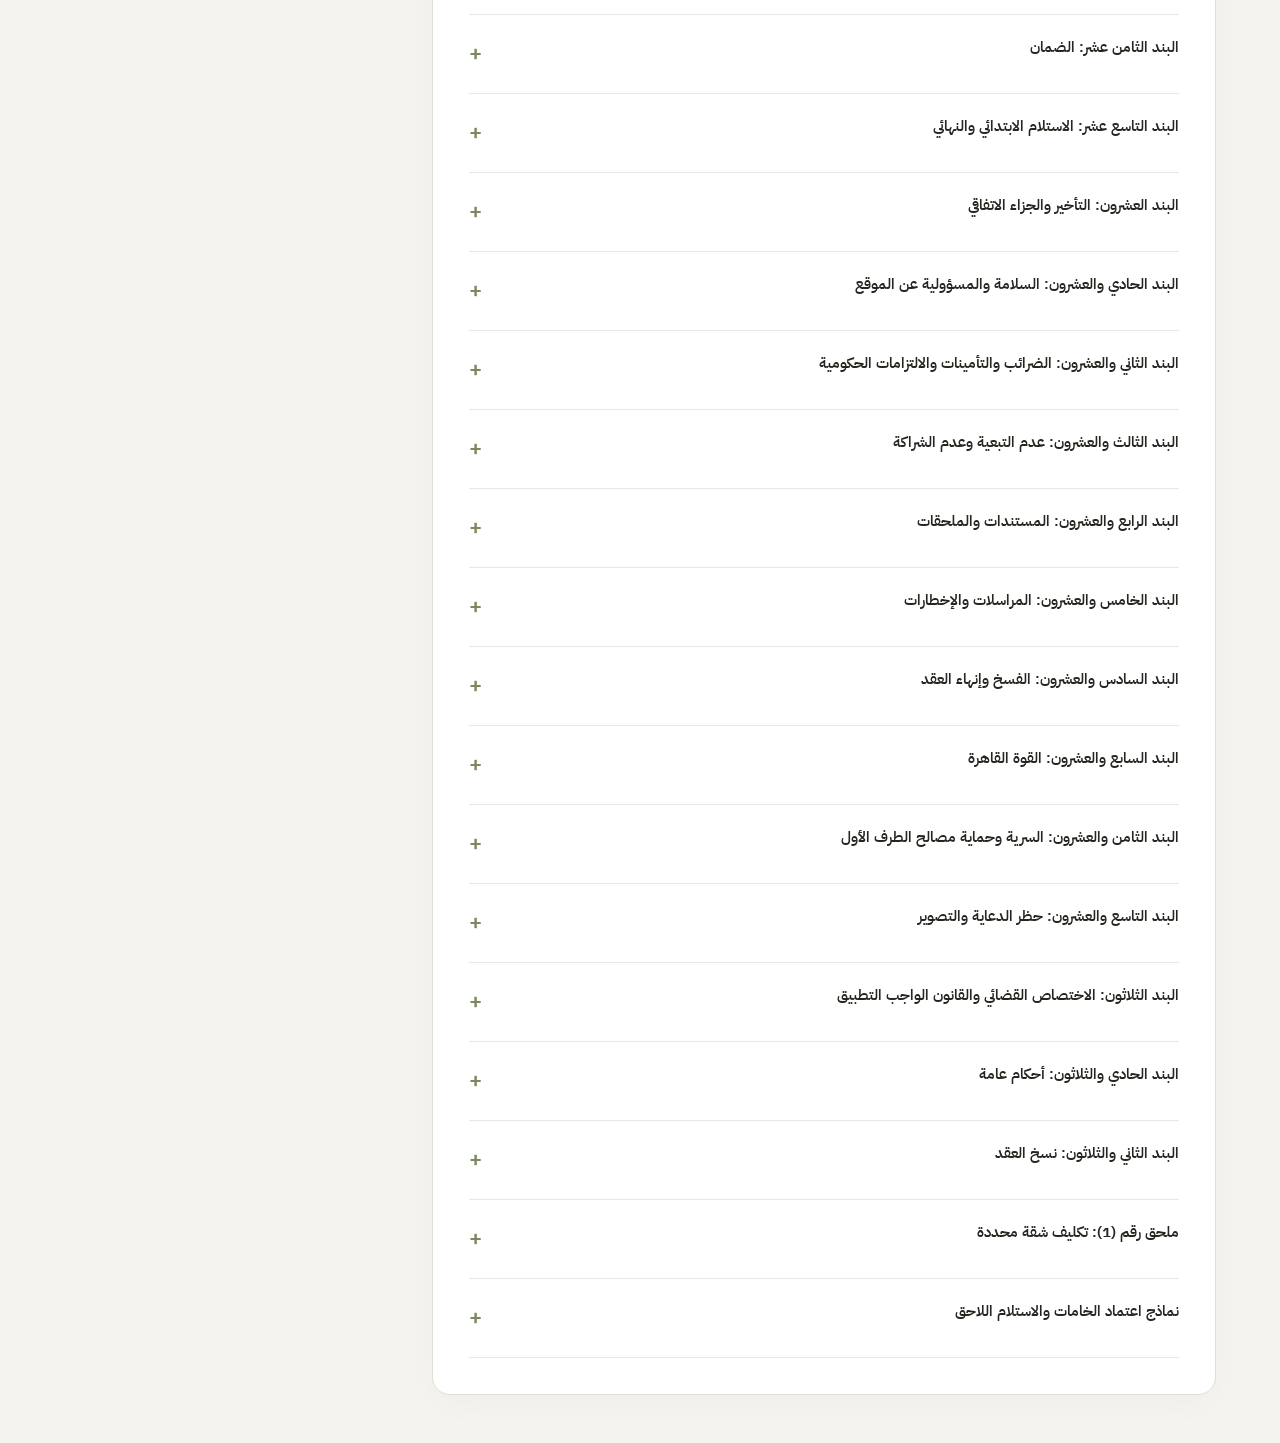
<file: contract.html>
<!doctype html>
<html lang="ar-EG" dir="rtl" class="auth-pending" data-required-role="client">
<head>
  <meta charset="utf-8"><meta name="viewport" content="width=device-width,initial-scale=1">
  <title>Trust M | مراجعة وتوقيع العقد</title>
  <link rel="preload" href="assets/ibm-plex-arabic-400.woff" as="font" type="font/woff" crossorigin><link rel="preload" href="assets/trust-m-logo.webp" as="image"><link rel="stylesheet" href="assets/fonts.css"><link rel="stylesheet" href="styles.css"><link rel="stylesheet" href="contract.css">
  <script src="assets/supabase-2.49.4.js"></script><script src="supabase-config.js"></script><script src="auth.js?v=20261001"></script>
<link rel="stylesheet" href="motion.css"><script src="motion.js" defer></script></head>
<body class="contract-page">
  <header><a class="brand" href="contract.html" aria-label="Trust M"><span class="logo"></span></a><span class="contract-header-label">بوابة العميل · التعاقد</span><button class="nav-action" type="button" data-sign-out>تسجيل الخروج</button></header>
  <main class="contract-main">
    <div class="contract-intro"><div class="eyebrow latin-text">TRUST M · YOUR NEXT CHAPTER</div><h1>خطوة أولى.<br><span>وثقة من البداية.</span></h1><p>راجع تفاصيل الاتفاق، ثم وقّع لفتح بوابتك ومتابعة مشروعك.</p></div>
    <ol class="contract-steps" aria-label="خطوات التعاقد"><li>١ <span>تفاصيلك</span></li><li>٢ <span>مراجعة العقد</span></li><li>٣ <span>التوقيع والبدء</span></li></ol>
    <p id="contract-message" class="contract-notice" role="status" aria-live="polite">جارٍ تحميل عقدك…</p>
    <div id="contract-layout" class="contract-layout" hidden>
      <article class="contract-paper"><div class="paper-top"><div><span class="eyebrow">اتفاق الإشراف وإدارة الأعمال</span><h2 id="contract-title"></h2></div><button type="button" id="print-contract" class="contract-secondary">طباعة / حفظ PDF</button></div><p class="contract-reference" id="contract-reference"></p><div id="contract-details" class="contract-details"></div><div id="contract-body" class="contract-body"></div><div id="signed-record" hidden></div></article>
      <aside class="contract-aside"><form id="signature-form"><span class="eyebrow">الخطوة الأخيرة</span><h2>توقيعك، بداية مشروعك.</h2><p>البيانات الأساسية مأخوذة من حسابك والعقد المعتمد. راجعها قبل التوقيع.</p><label for="signer-name">اسم الموقّع بالكامل</label><input id="signer-name" name="signer" required minlength="3" maxlength="150" autocomplete="name"><label for="signature-canvas">وقّع هنا بإصبعك أو بالماوس</label><div class="signature-pad"><canvas id="signature-canvas" width="600" height="240" aria-label="مساحة رسم التوقيع"></canvas><span id="signature-hint">مساحة توقيعك</span></div><button id="clear-signature" type="button" class="signature-clear">مسح التوقيع</button><p class="signature-help">يمكنك أيضًا كتابة توقيعك إذا كان الرسم غير مناسب.</p><label for="typed-signature">التوقيع المكتوب (اختياري)</label><input id="typed-signature" maxlength="150" placeholder="اكتب اسمك كتوقيع" autocomplete="off"><label class="contract-consent"><input id="contract-consent" type="checkbox" required><span>قرأت العقد وملحقاته المعروضة، وأوافق على بنوده وأؤكد أنني مخوّل بالتوقيع.</span></label><button id="sign-contract" class="contract-primary" type="submit">توقيع العقد وفتح البوابة ←</button><p id="sign-status" role="status" aria-live="polite"></p><small>يُحفظ العقد بإصداره وتاريخ التوقيع مع حسابك.</small></form><div id="contract-complete" hidden><span class="eyebrow">تم التوقيع</span><h2>أهلًا بك في Trust M.</h2><p>نسختك الموقّعة محفوظة ويمكنك طباعتها في أي وقت.</p><a class="contract-primary" href="client.html">الانتقال إلى مشروعاتي ←</a><button class="contract-secondary" id="next-contract" hidden type="button">مراجعة العقد التالي</button></div><div class="contract-support"><strong>تحتاج تعديلًا في التفاصيل؟</strong><p>تواصل مع فريق Trust M قبل التوقيع لتحديث العقد.</p></div></aside>
    </div>
  </main>
  <script src="contract.js"></script>
</body></html>
</file>
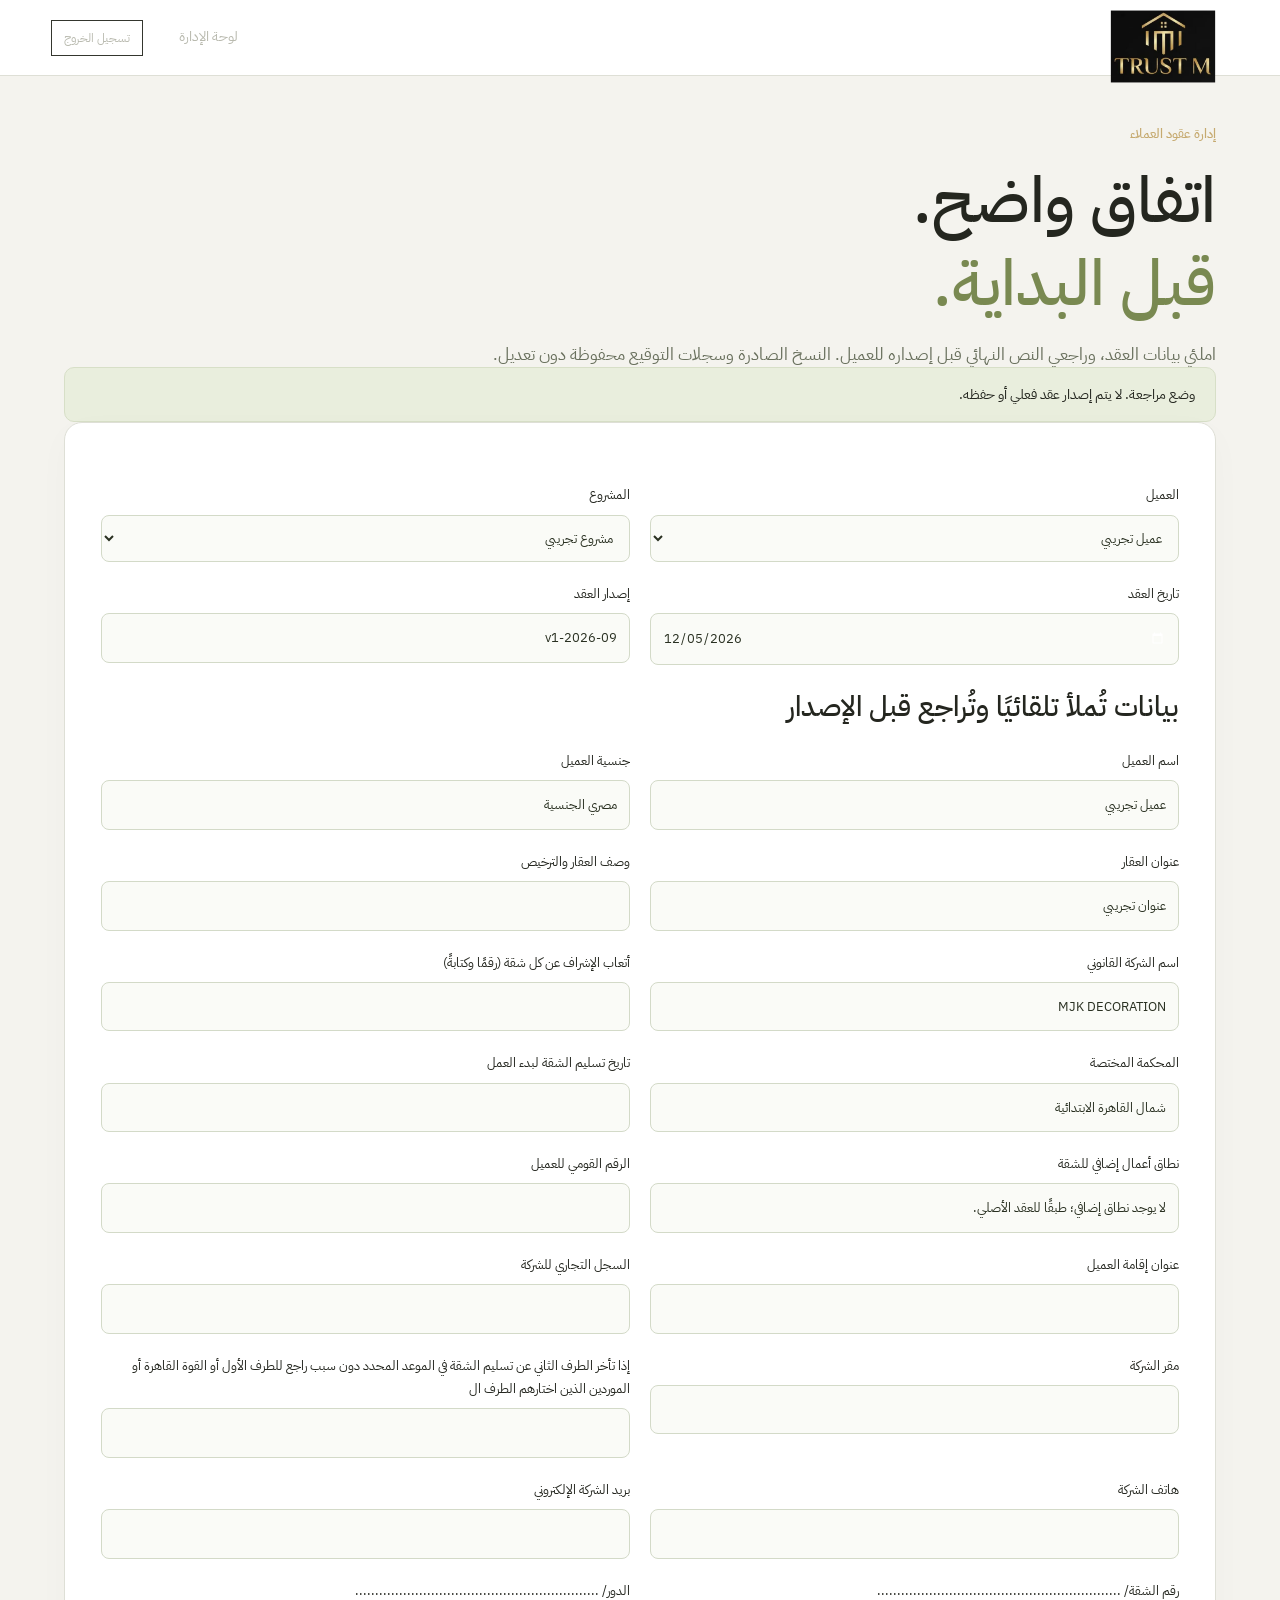
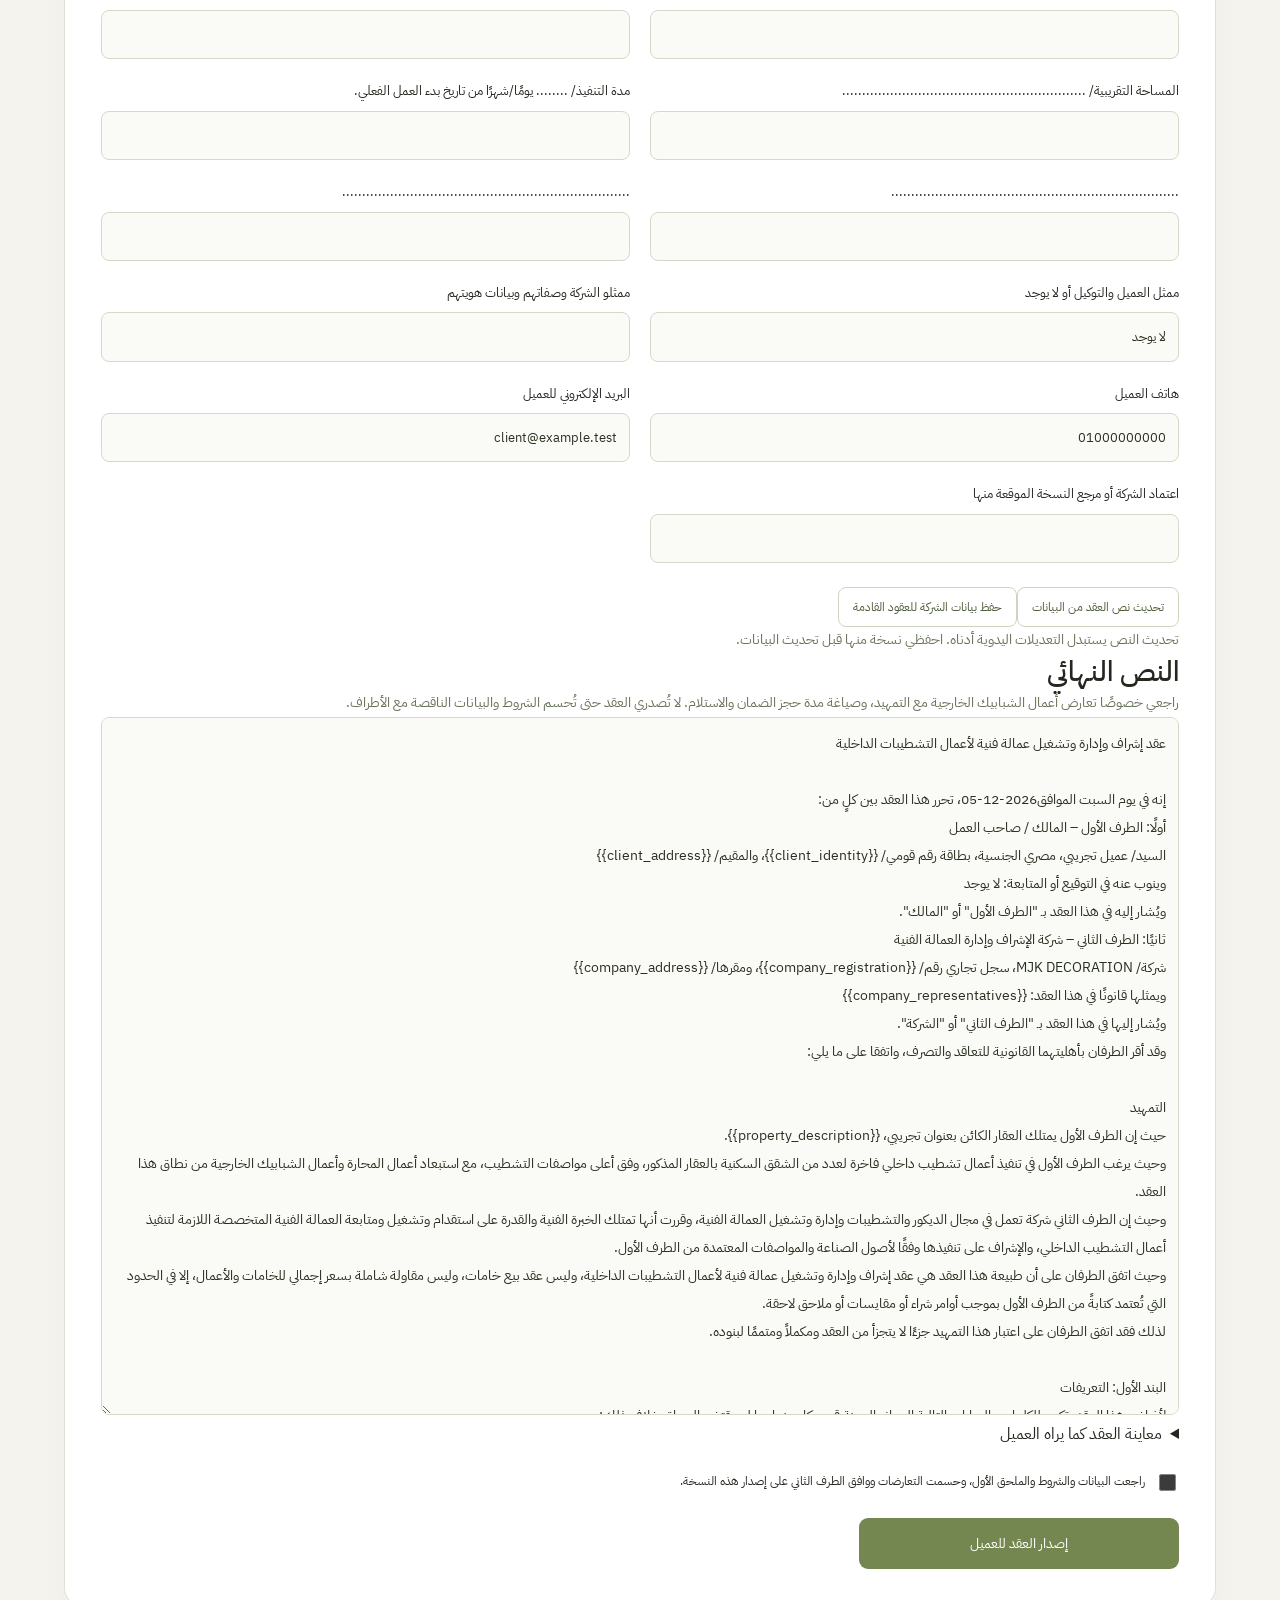
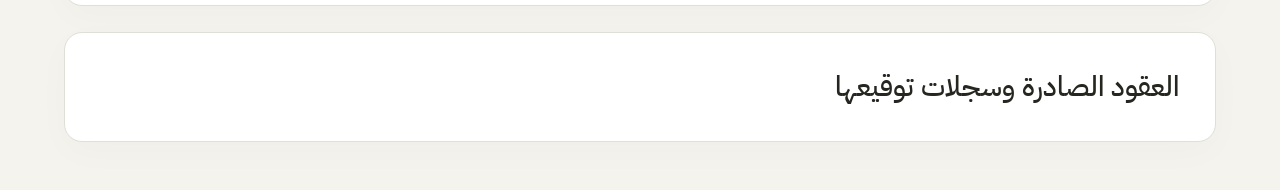
<file: contracts-admin.html>
<!doctype html><html lang="ar-EG" dir="rtl" class="auth-pending" data-required-role="lamiaa_owner"><head><meta charset="utf-8"><meta name="viewport" content="width=device-width,initial-scale=1"><title>Trust M | تجهيز عقود العملاء</title><link rel="preload" href="assets/ibm-plex-arabic-400.woff" as="font" type="font/woff" crossorigin><link rel="preload" href="assets/trust-m-logo.webp" as="image"><link rel="stylesheet" href="assets/fonts.css"><link rel="stylesheet" href="styles.css"><link rel="stylesheet" href="contract.css"><link rel="stylesheet" href="contracts-admin.css"><script src="assets/supabase-2.49.4.js"></script><script src="supabase-config.js"></script><script src="auth.js?v=20261001"></script><link rel="stylesheet" href="motion.css"><script src="motion.js" defer></script></head><body class="contract-page"><header><a class="brand" href="index.html"><span class="logo"></span></a><nav><a href="index.html">لوحة الإدارة</a><button class="nav-action" data-sign-out>تسجيل الخروج</button></nav></header><main class="contract-main"><div class="contract-intro"><div class="eyebrow">إدارة عقود العملاء</div><h1>اتفاق واضح.<br><span>قبل البداية.</span></h1><p>املئي بيانات العقد، وراجعي النص النهائي قبل إصداره للعميل. النسخ الصادرة وسجلات التوقيع محفوظة دون تعديل.</p></div><p id="admin-status" class="contract-notice" role="status" aria-live="polite"></p><form id="contract-admin-form" class="contract-paper"><div class="admin-grid"><label>العميل<select id="admin-client" required></select></label><label>المشروع<select id="admin-project" required></select></label><label>تاريخ العقد<input id="admin-date" type="date" required></label><label>إصدار العقد<input id="admin-version" required maxlength="80" value="2026-09-v1"></label></div><h2>بيانات تُملأ تلقائيًا وتُراجع قبل الإصدار</h2><div id="template-fields" class="admin-grid"></div><button id="generate-contract" class="contract-secondary" type="button">تحديث نص العقد من البيانات</button><p>تحديث النص يستبدل التعديلات اليدوية أدناه. احفظي نسخة منها قبل تحديث البيانات.</p><h2>النص النهائي</h2><p>راجعي خصوصًا تعارض أعمال الشبابيك الخارجية مع التمهيد، وصياغة مدة حجز الضمان والاستلام. لا تُصدري العقد حتى تُحسم الشروط والبيانات الناقصة مع الأطراف.</p><textarea id="admin-body" rows="24" required></textarea><details><summary>معاينة العقد كما يراه العميل</summary><div id="admin-preview" class="contract-body"></div></details><label class="contract-consent"><input id="admin-reviewed" type="checkbox" required><span>راجعت البيانات والشروط والملحق الأول، وحسمت التعارضات ووافق الطرف الثاني على إصدار هذه النسخة.</span></label><button class="contract-primary" id="issue-contract" type="submit">إصدار العقد للعميل</button></form><section class="contract-paper admin-history"><h2>العقود الصادرة وسجلات توقيعها</h2><div id="admin-contract-list"></div></section></main><script src="contracts-admin.js"></script></body></html>
</file>
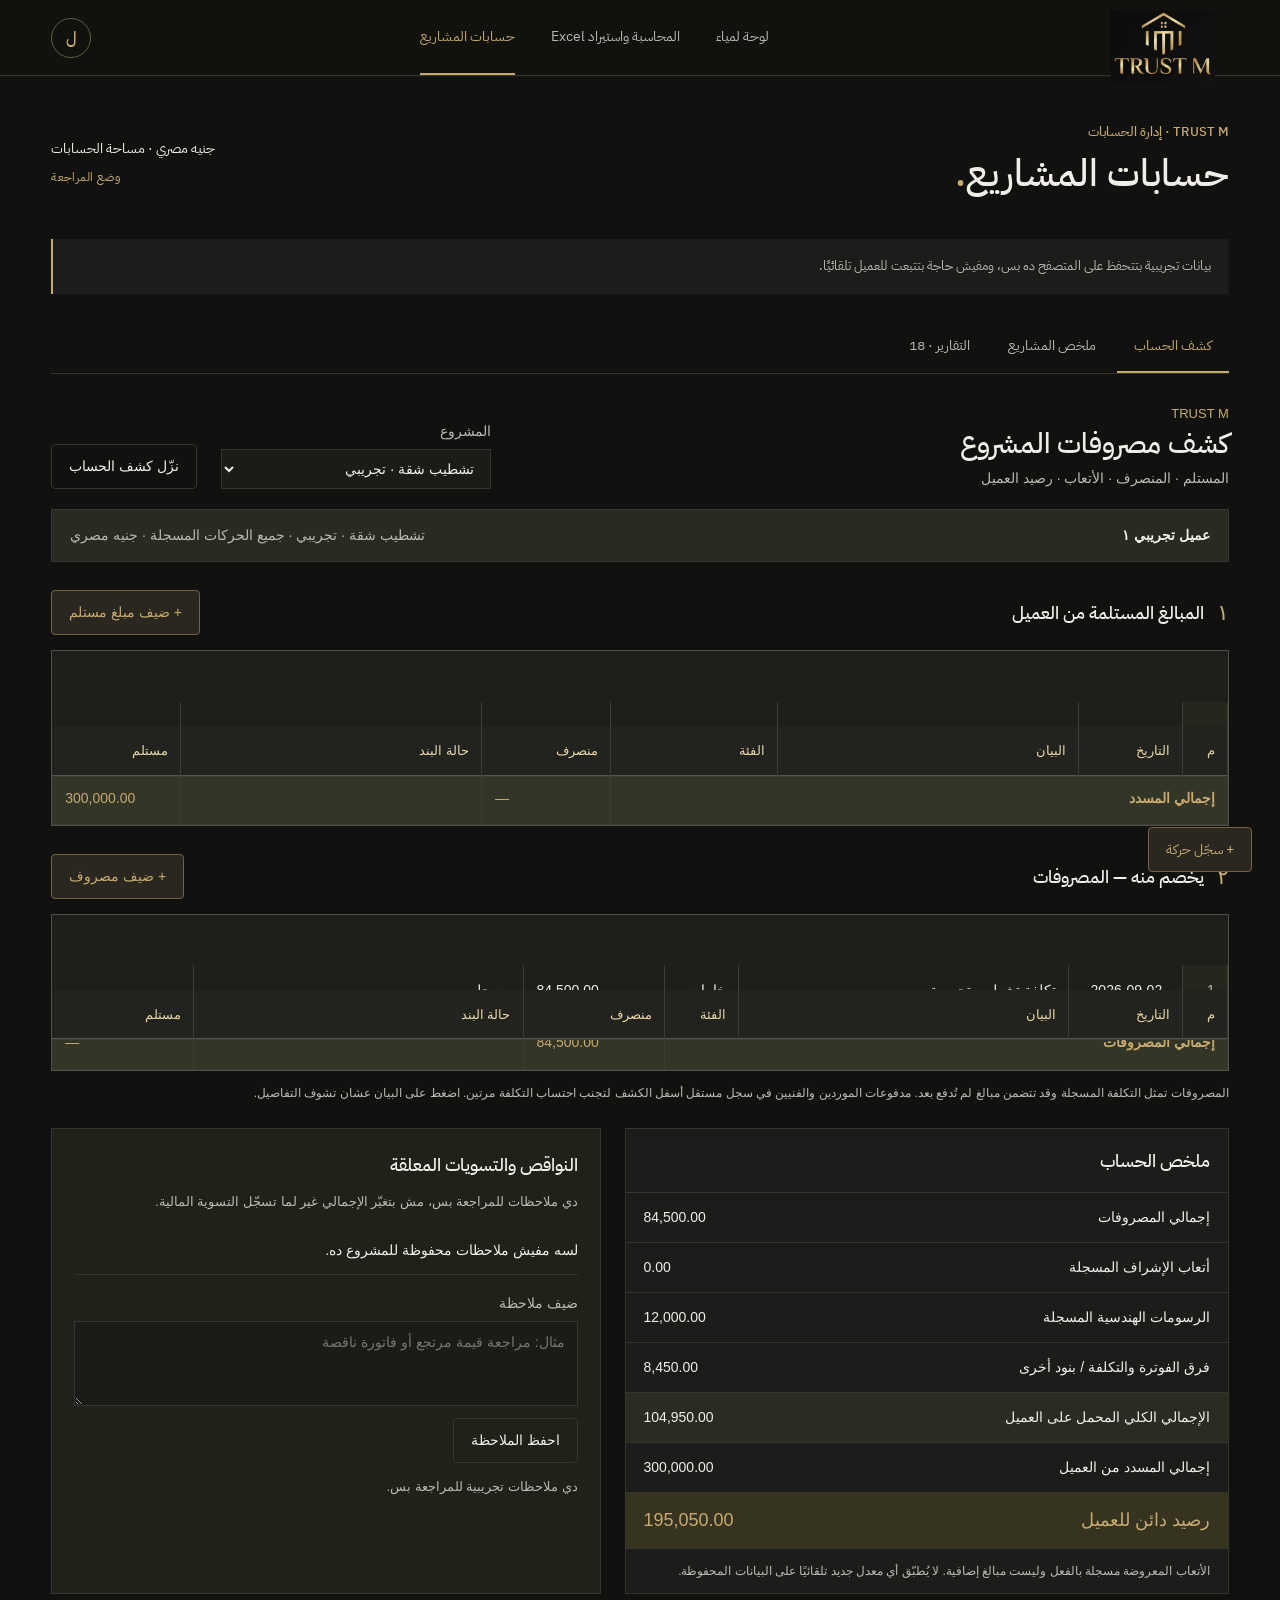
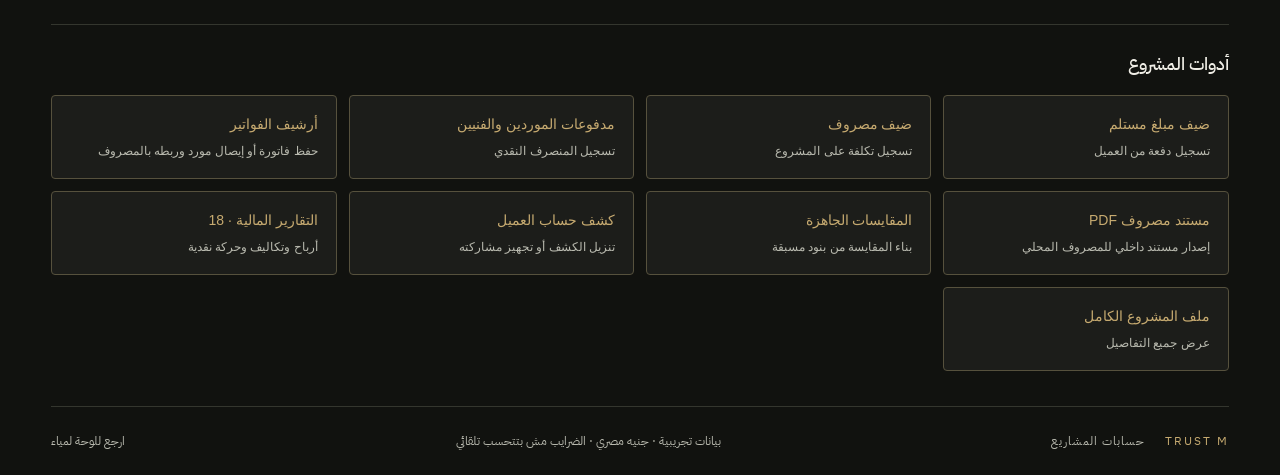
<file: finance.html>
<!doctype html><html lang="ar-EG" dir="rtl" class="auth-pending" data-required-role="lamiaa_owner,accountant"><head><meta charset="UTF-8"><meta name="viewport" content="width=device-width,initial-scale=1"><title>Trust M | حسابات المشاريع</title><link rel="preload" href="assets/ibm-plex-arabic-400.woff" as="font" type="font/woff" crossorigin><link rel="preload" href="assets/trust-m-logo.webp" as="image"><link rel="stylesheet" href="assets/fonts.css"><link rel="stylesheet" href="styles.css"><link rel="stylesheet" href="finance.css"><link rel="stylesheet" href="locale.css"><script src="assets/supabase-2.49.4.js"></script><script src="supabase-config.js"></script><script src="auth.js?v=20261002"></script><link rel="stylesheet" href="motion.css"><script src="motion.js" defer></script></head><body>
<header><a class="brand" href="index.html" aria-label="لوحة لمياء"><span class="logo"></span></a><nav aria-label="أقسام الحسابات"><a href="index.html">لوحة لمياء</a><a href="accounting.html">المحاسبة واستيراد Excel</a><a class="active" href="finance.html">حسابات المشاريع</a><button class="nav-action auth-only" type="button" data-sign-out>تسجيل الخروج</button></nav><div class="owner"><b>ل</b></div></header>
<main class="finance-main"><div class="heading"><div><div class="eyebrow">TRUST M · إدارة الحسابات</div><h1>حسابات المشاريع<span>.</span></h1></div><div class="date">جنيه مصري · مساحة الحسابات<br><span class="demo" id="storage-mode">بنفتح…</span></div></div>
<p class="demo-notice" id="storage-note" data-no-translate>بنفتح مساحة الحسابات الآمنة…</p>
<section id="technician-approvals" class="panel approval-panel" hidden></section>
<div class="finance-tabs" role="tablist" aria-label="Financial sections" id="finance-tabs"></div>
<section id="finance-view" role="tabpanel" tabindex="-1" aria-live="off"><p>بنفتح حسابات المشاريع…</p></section><p id="finance-status" role="status"></p>
<footer><span>TRUST M <small>حسابات المشاريع</small></span><p>بيانات تجريبية · جنيه مصري · الضرايب مش بتتحسب تلقائي</p><a href="index.html">ارجع للوحة لمياء</a></footer></main>
<dialog id="finance-dialog" class="project-dialog" aria-labelledby="finance-dialog-title"></dialog>
<script src="approvals.js"></script>
<script src="finance-model.js"></script><script src="reports.js"></script><script src="finance-seed.js"></script><script src="finance-store.js"></script><script src="receipts.js"></script><script src="supplier-docs.js"></script><script src="finance.js"></script><script src="locale.js"></script>
</body></html>
</file>
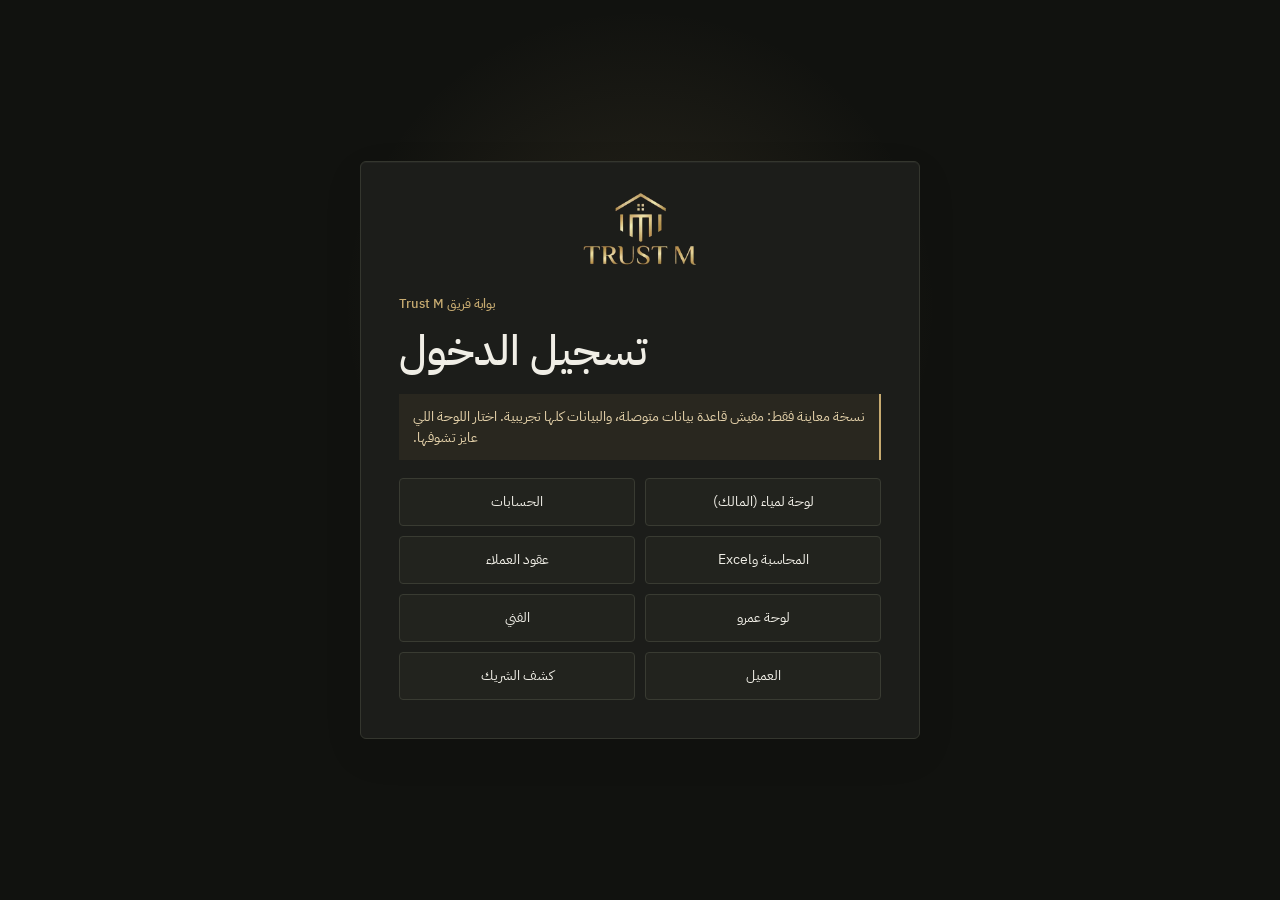
<file: login.html>
<!doctype html>
<html lang="ar-EG" dir="rtl" class="auth-pending">
<head>
  <meta charset="utf-8"><meta name="viewport" content="width=device-width,initial-scale=1"><meta name="theme-color" content="#11120f">
  <title>Trust M | تسجيل الدخول</title>
  <link rel="preload" href="assets/ibm-plex-arabic-400.woff" as="font" type="font/woff" crossorigin><link rel="preload" href="assets/trust-m-logo.webp" as="image"><link rel="stylesheet" href="assets/fonts.css"><link rel="stylesheet" href="styles.css"><link rel="stylesheet" href="finance.css">
  <script src="assets/supabase-2.49.4.js"></script><script src="supabase-config.js"></script><script src="auth.js?v=20260930"></script>
<link rel="stylesheet" href="motion.css"><script src="motion.js" defer></script></head>
<body class="login-page">
  <main class="login-shell">
    <section class="login-panel" aria-labelledby="login-title">
      <div class="login-brand"><span class="logo" role="img" aria-label="Trust M"></span></div>
      <div class="eyebrow">بوابة فريق Trust M</div><h1 id="login-title">تسجيل الدخول</h1>
      <p class="finance-note">كل حساب بيفتح اللوحة والصلاحيات المخصصة ليه تلقائيًا.</p>
      <p class="login-message" id="session-message" hidden></p>
      <div id="preview-portals" class="preview-portals" hidden>
        <p class="login-message">نسخة معاينة فقط: مفيش قاعدة بيانات متوصلة، والبيانات كلها تجريبية. اختار اللوحة اللي عايز تشوفها.</p>
        <nav class="preview-links" aria-label="لوحات المعاينة">
          <a href="index.html">لوحة لمياء (المالك)</a><a href="finance.html">الحسابات</a><a href="accounting.html">المحاسبة وExcel</a><a href="contracts-admin.html">عقود العملاء</a><a href="amr.html">لوحة عمرو</a><a href="technician.html">الفني</a><a href="client.html">العميل</a><a href="partner-account.html">كشف الشريك</a>
        </nav>
      </div>
      <form id="login-form" class="finance-form">
        <label class="wide">البريد الإلكتروني<input name="email" type="email" autocomplete="email" required></label>
        <label class="wide">كلمة المرور<span class="password-field"><input name="password" id="password" type="password" autocomplete="current-password" required><button type="button" id="toggle-password" class="ghost-button" aria-pressed="false">إظهار</button></span></label>
        <p id="login-status" class="wide form-error" role="alert" hidden></p>
        <div class="login-actions wide"><button class="gold-button" type="submit">ادخل البوابة</button><button class="ghost-button" id="forgot-password" type="button">نسيت كلمة المرور</button></div>
      </form>
      <p class="login-help" id="login-help">لو الحساب متوقف أو الصلاحية مش صحيحة، تواصل مع لمياء.</p>
    </section>
  </main>
  <script src="login.js"></script>
</body>
</html>
</file>
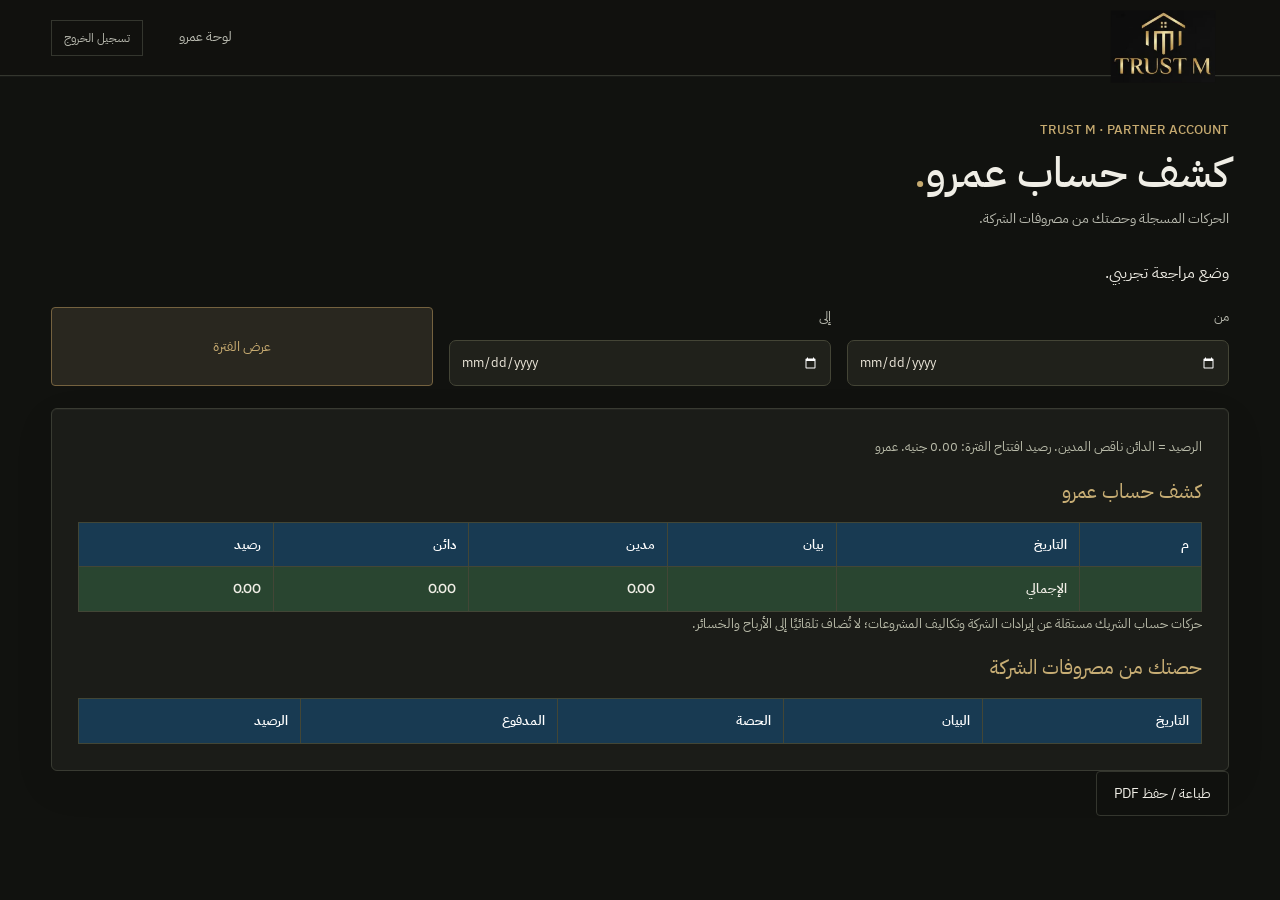
<file: partner-account.html>
<!doctype html><html lang="ar-EG" dir="rtl" class="auth-pending" data-required-role="amr_partner"><head><meta charset="utf-8"><meta name="viewport" content="width=device-width,initial-scale=1"><title>Trust M | كشف حساب عمرو</title><link rel="preload" href="assets/ibm-plex-arabic-400.woff" as="font" type="font/woff" crossorigin><link rel="preload" href="assets/trust-m-logo.webp" as="image"><link rel="stylesheet" href="assets/fonts.css"><link rel="stylesheet" href="styles.css"><link rel="stylesheet" href="finance.css"><link rel="stylesheet" href="accounting.css"><script src="assets/supabase-2.49.4.js"></script><script src="supabase-config.js"></script><script src="auth.js?v=20261002"></script><link rel="stylesheet" href="motion.css"><script src="motion.js" defer></script></head><body><header><a href="amr.html" class="brand"><span class="logo"></span></a><nav><a href="amr.html">لوحة عمرو</a><button class="nav-action" data-sign-out>تسجيل الخروج</button></nav></header><main class="finance-main"><div class="heading"><div><div class="eyebrow">TRUST M · PARTNER ACCOUNT</div><h1>كشف حساب عمرو<span>.</span></h1><p>الحركات المسجلة وحصتك من مصروفات الشركة.</p></div></div><p id="partner-status" role="status"></p><div class="accounting-fields no-print"><label>من<input id="partner-from" type="date"></label><label>إلى<input id="partner-to" type="date"></label><button id="partner-filter" class="gold-button">عرض الفترة</button></div><section id="partner-report" class="panel"></section><button id="partner-print" class="quiet-button no-print">طباعة / حفظ PDF</button></main><script src="accounting-model.js"></script><script src="accounting-reports.js"></script><script src="partner-account.js"></script></body></html>
</file>
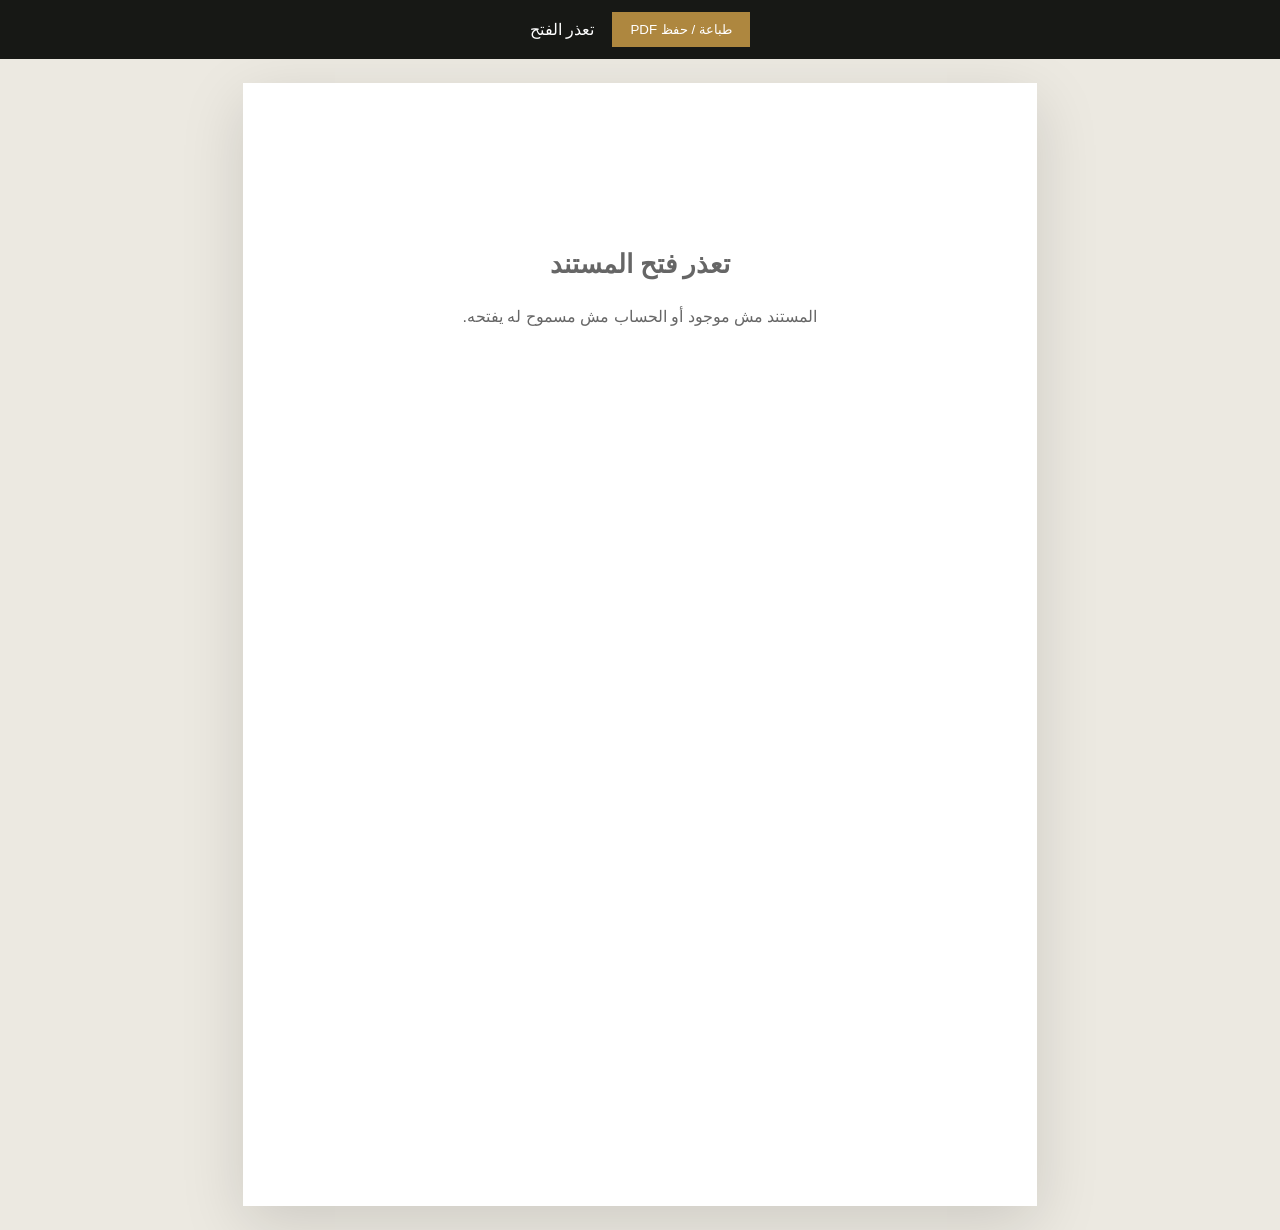
<file: print-document.html>
<!doctype html>
<html lang="ar-EG" dir="rtl" class="auth-pending" data-required-role="lamiaa_owner">
<head><meta charset="utf-8"><meta name="viewport" content="width=device-width,initial-scale=1"><title>Trust M | مستند مصروف</title><link rel="stylesheet" href="print-document.css"><script src="assets/supabase-2.49.4.js"></script><script src="supabase-config.js"></script><script src="auth.js?v=20260930"></script></head>
<body><div class="toolbar no-print"><button id="print-button" type="button">طباعة / حفظ PDF</button><span id="print-status">بنفتح المستند…</span></div><main id="document"></main><script src="finance-seed.js"></script><script src="finance-store.js"></script><script src="print-document.js"></script></body>
</html>
</file>
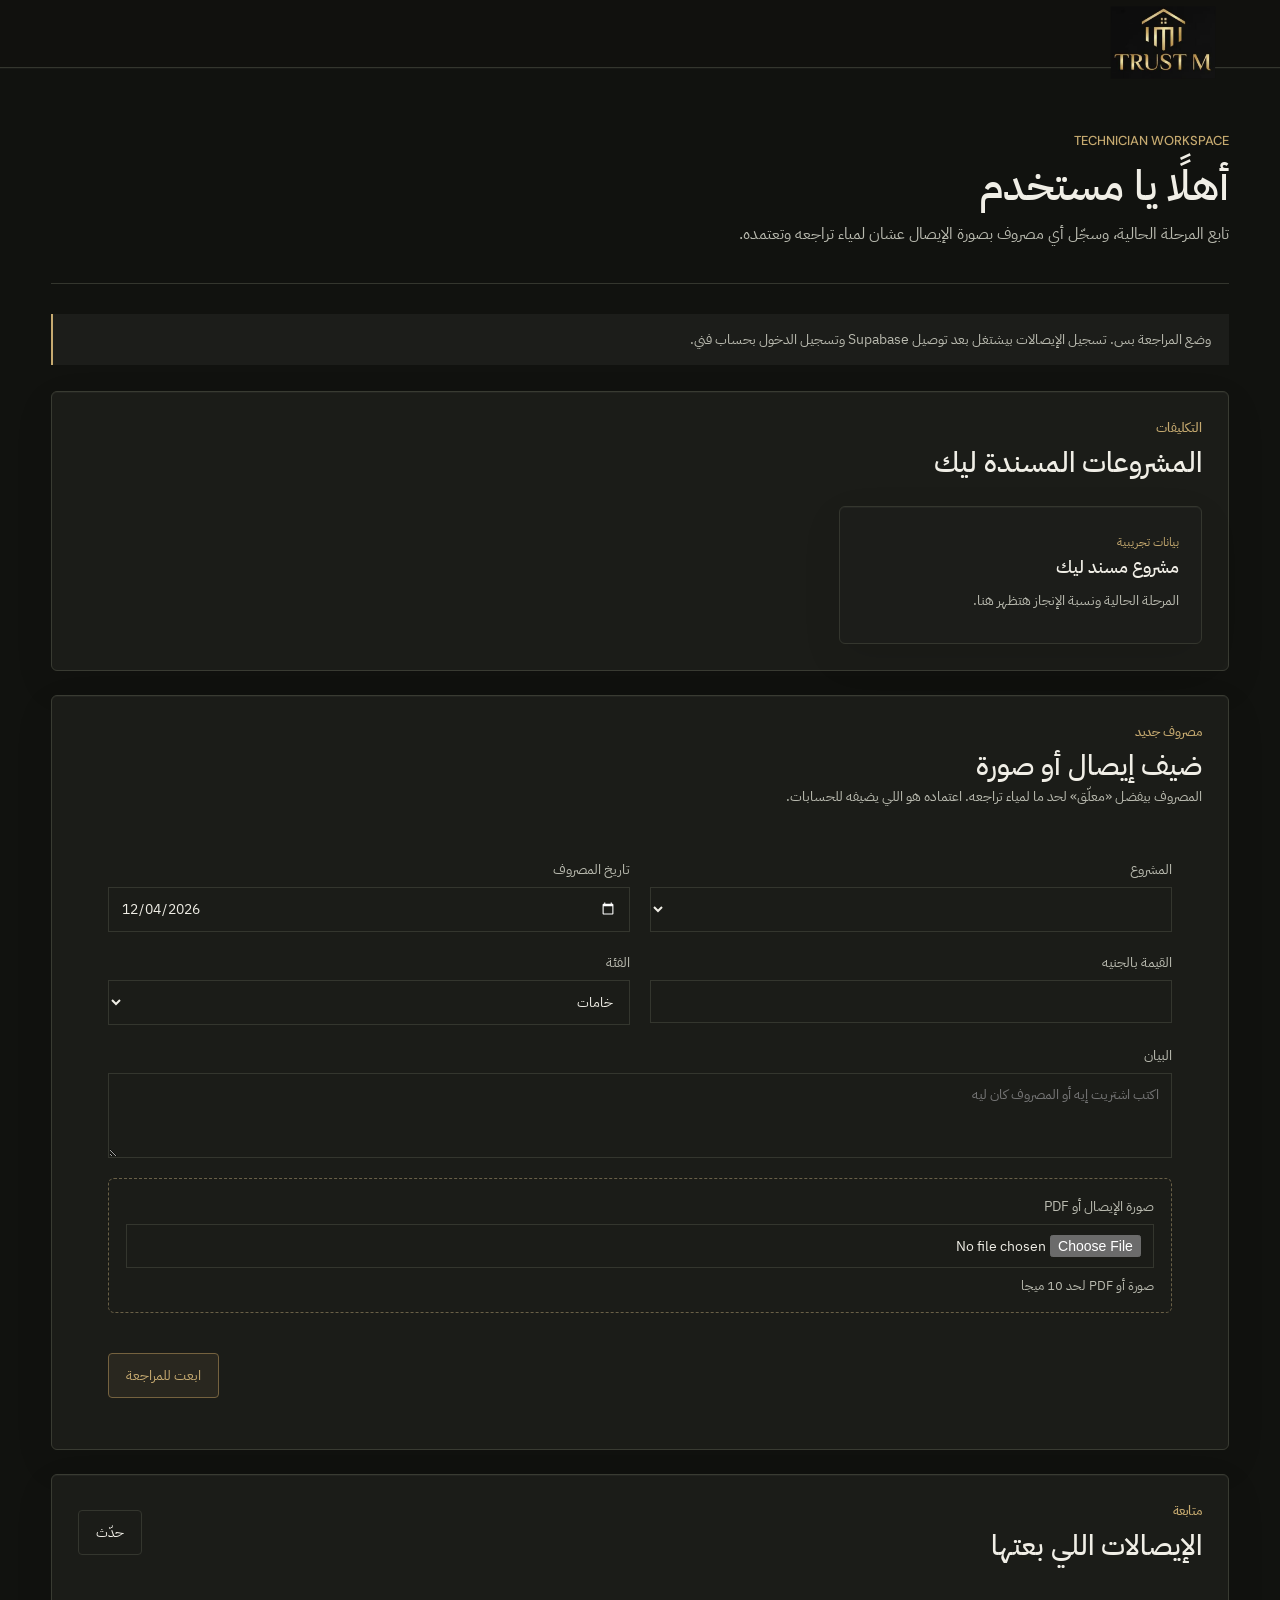
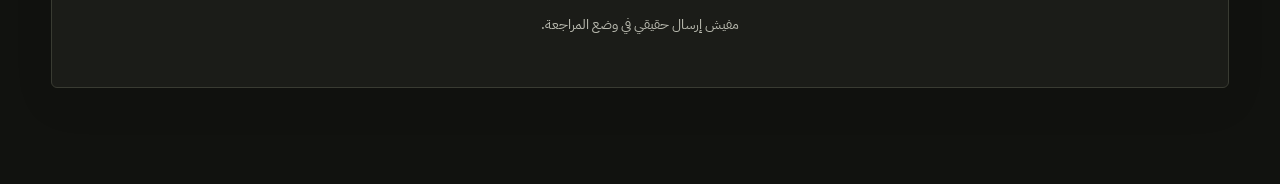
<file: technician.html>
<!doctype html>
<html lang="ar-EG" dir="rtl" class="auth-pending" data-required-role="technician">
<head>
  <meta charset="utf-8"><meta name="viewport" content="width=device-width,initial-scale=1"><meta name="theme-color" content="#11120f">
  <title>Trust M | لوحة الفني</title>
  <link rel="preload" href="assets/ibm-plex-arabic-400.woff" as="font" type="font/woff" crossorigin><link rel="preload" href="assets/trust-m-logo.webp" as="image"><link rel="stylesheet" href="assets/fonts.css"><link rel="stylesheet" href="styles.css"><link rel="stylesheet" href="finance.css">
  <script src="assets/supabase-2.49.4.js"></script><script src="supabase-config.js"></script><script src="auth.js?v=20260930"></script>
<link rel="stylesheet" href="motion.css"><script src="motion.js" defer></script></head>
<body class="technician-page">
  <header class="topbar"><a class="brand" href="#assignments" aria-label="Trust M"><span class="logo"></span></a><nav><button class="quiet-button auth-only" data-sign-out>تسجيل الخروج</button></nav></header>
  <main class="technician-dashboard">
    <section class="hero-panel"><div><div class="eyebrow latin-text">TECHNICIAN WORKSPACE</div><h1 id="technician-title">مشروعاتك</h1><p>تابع المرحلة الحالية، وسجّل أي مصروف بصورة الإيصال عشان لمياء تراجعه وتعتمده.</p></div></section>
    <p class="demo-notice" id="technician-mode" hidden></p>
    <section class="panel" id="assignments"><div class="section-top"><div><div class="eyebrow">التكليفات</div><h2>المشروعات المسندة ليك</h2></div></div><div class="document-grid" id="technician-projects"><article class="document-card"><small>تحميل</small><h3>بنفتح تكليفاتك…</h3></article></div></section>
    <section class="panel technician-upload" id="add-receipt">
      <div class="section-top"><div><div class="eyebrow">مصروف جديد</div><h2>ضيف إيصال أو صورة</h2><p class="finance-note">المصروف بيفضل «معلّق» لحد ما لمياء تراجعه. اعتماده هو اللي يضيفه للحسابات.</p></div></div>
      <form id="technician-receipt-form" class="finance-form">
        <label>المشروع<select name="project" id="receipt-project" required></select></label>
        <label>تاريخ المصروف<input name="date" type="date" required></label>
        <label>القيمة بالجنيه<input name="amount" type="number" min="0.01" max="999999999999" step="0.01" required></label>
        <label>الفئة<select name="category" required><option>خامات</option><option>مواصلات</option><option>معدات</option><option>عمالة مساعدة</option><option>مصروف تاني</option></select></label>
        <label class="wide">البيان<textarea name="notes" rows="3" maxlength="500" required placeholder="اكتب اشتريت إيه أو المصروف كان ليه"></textarea></label>
        <label class="wide receipt-file-label">صورة الإيصال أو PDF<input name="file" type="file" accept="image/*,application/pdf" capture="environment" required><span>صورة أو PDF لحد 10 ميجا</span></label>
        <p class="form-error wide" id="receipt-error" role="alert"></p>
        <div class="form-actions"><button class="gold-button" type="submit">ابعت للمراجعة</button></div>
      </form>
    </section>
    <section class="panel" id="submissions"><div class="section-top"><div><div class="eyebrow">متابعة</div><h2>الإيصالات اللي بعتها</h2></div><button class="quiet-button" id="refresh-submissions" type="button">حدّث</button></div><div id="submission-list"></div></section>
  </main>
  <nav class="tech-bottom-nav" aria-label="تنقل سريع"><a href="#assignments">مشروعاتي</a><a href="#add-receipt">ضيف إيصال</a><a href="#submissions">المتابعة</a></nav>
  <script src="technician.js"></script>
</body>
</html>
</file>
<file: assets/fonts.css>
@font-face{font-family:"DM Sans";src:url("dm-sans-400.woff") format("woff");font-weight:400;font-style:normal;font-display:swap}
@font-face{font-family:"DM Sans";src:url("dm-sans-500.woff") format("woff");font-weight:500;font-style:normal;font-display:swap}
@font-face{font-family:"DM Sans";src:url("dm-sans-600.woff") format("woff");font-weight:600;font-style:normal;font-display:swap}
@font-face{font-family:"IBM Plex Sans Arabic";src:url("ibm-plex-arabic-400.woff") format("woff");font-weight:400;font-style:normal;font-display:swap}
@font-face{font-family:"IBM Plex Sans Arabic";src:url("ibm-plex-arabic-500.woff") format("woff");font-weight:500;font-style:normal;font-display:swap}
@font-face{font-family:"IBM Plex Sans Arabic";src:url("ibm-plex-arabic-600.woff") format("woff");font-weight:600;font-style:normal;font-display:swap}
@font-face{font-family:"Libre Caslon Display";src:url("libre-caslon-display-400.woff") format("woff");font-weight:400;font-style:normal;font-display:swap}
</file>
<file: styles.css>
:root{color-scheme:dark;--bg:#141513;--panel:#1c1d1a;--line:#34362e;--gold:#c6aa70;--text:#f0eee6;--muted:#b9baaf;--surface-page:#11120f;--surface-panel:#1b1c18;--surface-raised:#22231e;--surface-overlay:#171815;--line-soft:#393b32;--sage:#9eae8d;--amber:#d0aa68;--terracotta:#c18162;--space-1:4px;--space-2:8px;--space-3:12px;--space-4:16px;--space-5:24px;--space-6:32px;--text-xs:12px;--text-sm:14px;--text-md:16px;--text-lg:20px;--ease:cubic-bezier(.2,.7,.2,1);--dur-fast:.15s;--dur:.25s;--dur-slow:.8s}*{box-sizing:border-box}html{scroll-behavior:smooth;scroll-padding-top:110px}body{margin:0;background:var(--surface-page);color:var(--text);font-family:'DM Sans',Arial,sans-serif;font-size:16px;line-height:1.5}a{color:inherit;text-decoration:none}button{font:inherit}a:focus-visible,button:focus-visible{outline:2px solid var(--gold);outline-offset:5px}header{height:76px;display:flex;align-items:center;justify-content:space-between;padding:0 4%;border-bottom:1px solid var(--line);background:#111210;gap:30px}.brand{width:132px;height:74px;flex-shrink:0}.logo{display:block;width:132px;height:91px;background-image:url('assets/trust-m-logo.webp');background-size:100% 100%;background-repeat:no-repeat}nav{display:flex;gap:36px;height:100%;align-items:center}nav a{height:100%;display:flex;align-items:center;gap:10px;color:var(--muted);border-bottom:2px solid transparent;font-size:14px;transition:color var(--dur-fast),border-color var(--dur-fast)}nav a.active,nav a:hover{color:var(--gold);border-bottom-color:var(--gold)}nav a span{font-size:12px;color:var(--gold)}.owner{display:flex;align-items:center;gap:18px}.owner>span{font-size:12px;letter-spacing:2px;color:var(--muted)}.owner b{border:1px solid #645a40;border-radius:50%;width:40px;height:40px;display:grid;place-items:center;font-weight:500;color:var(--gold)}main{max-width:1510px;margin:auto;padding:44px 4% 0}.heading{display:flex;justify-content:space-between;align-items:center;margin-bottom:32px;gap:25px}.eyebrow{font-size:12px;letter-spacing:2px;color:var(--gold);font-weight:500}h1,h2,h3,p{margin:0}h1,h2{font-family:'Libre Caslon Display',Georgia,serif;font-weight:400}h1{font-size:52px;line-height:1.2;margin:8px 0 10px}h1 span{color:var(--gold)}.heading p{color:var(--muted);font-size:14px}.date{text-align:end;font-size:14px;line-height:2}.demo{color:var(--gold);font-size:12px;letter-spacing:.4px}.kpis{display:grid;grid-template-columns:repeat(4,1fr);border-top:1px solid var(--line);border-inline-start:1px solid var(--line);margin-bottom:30px}.kpi{padding:23px 24px;background:#191a17;border-inline-end:1px solid var(--line);border-bottom:1px solid var(--line);min-width:0}.kpi>span{display:block;font-size:14px;color:var(--muted)}.kpi strong{display:block;font-size:32px;line-height:1.3;font-weight:450;letter-spacing:-1px;margin:12px 0 6px;font-variant-numeric:tabular-nums}.kpi small{font-size:12px;color:var(--muted)}.kpi.profit{background:#26271e}.profit strong,.gold{color:var(--gold)}.overview-grid{display:grid;grid-template-columns:1.1fr 1fr;gap:24px;margin-bottom:24px}.panel{border:1px solid var(--line);background:var(--panel);padding:26px;scroll-margin-top:24px}h2{font-size:28px;line-height:1.3}.section-top{display:flex;align-items:center;justify-content:space-between;gap:15px;margin-bottom:25px}.section-top .eyebrow{margin-bottom:7px}.subtle{font-size:12px;color:var(--muted)}.finance-layout{display:flex;align-items:center;gap:27px}.donut{width:155px;height:155px;flex-shrink:0;border-radius:50%;background:conic-gradient(var(--gold) 0 62.4%,#3c3d34 62.4% 100%);display:grid;place-items:center;transform:rotate(-90deg)}.donut>div{width:127px;height:127px;background:var(--panel);border-radius:50%;display:flex;flex-direction:column;align-items:center;justify-content:center;transform:rotate(90deg)}.donut strong{font-size:31px;font-weight:400}.donut strong span{font-size:18px}.donut small{color:var(--muted);font-size:12px}.financial-list{flex:1}.financial-list>div{display:flex;justify-content:space-between;gap:12px;padding:10px 0;border-bottom:1px solid #2e3029;font-size:12px}.financial-list>div:last-child{border:0}.financial-list span{color:var(--muted)}.financial-list strong{font-weight:500}.dot{display:inline-block;width:7px;height:7px;border-radius:50%;margin-inline-end:7px}.gold-dot{background:var(--gold)}.gray-dot{background:#666b5e}.finance-foot{display:flex;justify-content:space-between;gap:16px;border-top:1px solid var(--line);margin-top:24px;padding-top:20px;font-size:12px;color:var(--muted)}.finance-foot strong{display:block;font-size:20px;font-weight:500;margin-top:4px}.forecast-table>div{display:grid;grid-template-columns:1.6fr 1fr 1fr;gap:10px;padding:13px 0;border-bottom:1px solid var(--line);font-size:14px}.forecast-table>div>*:not(:first-child){text-align:end}.forecast-table strong{font-weight:500}.forecast-table .table-head{color:var(--muted);font-size:12px;padding-top:0}.net{color:var(--gold)}.risk-note{display:flex;align-items:start;gap:12px;margin:20px 0 14px}.risk-note>span{border:1px solid #8e7547;color:var(--gold);width:20px;height:20px;text-align:center;flex-shrink:0;font-size:12px;border-radius:50%}.risk-note strong{font-size:14px;font-weight:500;color:#d9c39a}.risk-note p,.footnote{font-size:12px;color:var(--muted);margin-top:6px}.lower-grid{display:grid;grid-template-columns:minmax(0,1fr) 330px;gap:24px}.legend{display:flex;gap:15px;font-size:12px;color:var(--muted)}.chart-panel{padding-bottom:20px}.bars{display:flex;justify-content:space-around;gap:12px;border-bottom:1px solid var(--line);padding:10px 0 15px;background:repeating-linear-gradient(to top,transparent 0,transparent 39px,#30322a 40px,transparent 41px)}.bar-group{flex:1;text-align:center;color:var(--muted);font-size:12px}.bar-pair{display:flex;justify-content:center;align-items:end;gap:6px;height:118px;margin-bottom:10px}.bar{width:26px;max-width:35%;position:relative}.bar span{position:absolute;top:-21px;left:50%;transform:translateX(-50%);font-size:12px;color:var(--muted)}.collected{background:var(--gold)}.spent{background:#656c5c}.forecast-bars .bar{opacity:.7;background-image:repeating-linear-gradient(135deg,transparent,transparent 3px,#1c1d1a55 3px,#1c1d1a55 5px)}.project-title{margin-top:34px}.count{font-family:'DM Sans',sans-serif;font-size:14px;color:var(--gold);border:1px solid var(--line);padding:3px 7px;vertical-align:middle;margin-inline-start:7px}.project{margin-bottom:18px}.project:target{border-color:var(--gold)}.project-head{display:flex;gap:16px;align-items:center}.project-number{font-family:Georgia,serif;font-size:24px;color:#a28d63;border-inline-end:1px solid var(--line);padding-inline-end:17px}.project-name{flex:1}h3{font-size:18px;font-weight:500}.project-name p{font-size:12px;color:var(--muted);margin-top:4px}.project-name p span{margin:0 7px}.status{font-size:12px;padding:4px 9px;border:1px solid #555343;white-space:nowrap}.on-track{color:#bdc9a8;border-color:#46523e;background:#242b21}.warning{color:#dac28f;background:#302b20}.progress-label{display:flex;justify-content:space-between;margin-top:24px;font-size:12px;color:var(--muted)}.progress-label strong{color:var(--gold);font-weight:500}.progress{height:4px;background:#34372e;margin:9px 0 23px}.progress>span{display:block;height:100%;background:linear-gradient(90deg,#8c7344,#d8bf83)}.phases{display:flex;align-items:center;gap:25px;background:#171815;padding:15px 18px}.phases>div{flex:1}.phases small{display:block;font-size:12px;letter-spacing:1px;color:var(--muted);margin-bottom:5px}.phases div>span{font-size:14px}.phase-arrow{color:var(--gold)}.project-finance{display:grid;grid-template-columns:repeat(3,1fr);gap:20px 22px;margin:24px 0}.project-finance dt{font-size:12px;color:var(--muted);margin-bottom:6px}.project-finance dd{margin:0;font-size:18px;font-weight:450;font-variant-numeric:tabular-nums}.project-bottom{border-top:1px solid var(--line);padding-top:17px;display:flex;justify-content:space-between;gap:15px;align-items:center;font-size:12px;color:var(--muted)}.project-bottom strong{margin-inline-start:10px;color:var(--gold);font-size:19px;font-weight:500}.project-bottom small{font-size:12px}.project-bottom i{font-style:normal;margin:0 7px}.attention h2{font-size:26px}.alert-count{color:var(--gold);background:#332e21;padding:2px 9px;font-size:12px}.attention a{display:block;padding:20px 0;border-top:1px solid var(--line)}.attention a:last-child{padding-bottom:0}.alert-label{font-size:12px;letter-spacing:1px;color:var(--gold)}.attention h3{margin:8px 0;font-size:16px}.attention p{font-size:14px;color:var(--muted);line-height:1.7}.text-link{display:block;color:var(--gold);font-size:12px;margin-top:12px}.attention a:hover h3{text-decoration:underline;text-underline-offset:4px}.balances{margin-top:24px}.balances h2{margin:6px 0 26px}.balance-row{margin-bottom:23px}.balance-row>div:first-child{display:flex;justify-content:space-between;gap:10px;font-size:12px;margin-bottom:9px;color:var(--muted)}.balance-row strong{color:var(--text);font-weight:500}.balance-track{height:4px;background:#34372e}.balance-track span{height:100%;background:#aa925e;display:block}.balance-total{border-top:1px solid var(--line);padding-top:20px;font-size:12px;color:var(--muted)}.balance-total strong{display:block;color:var(--gold);font-size:24px;font-weight:400;margin-top:7px}footer{display:flex;justify-content:space-between;gap:20px;align-items:center;border-top:1px solid var(--line);margin-top:35px;padding:25px 0;color:var(--muted);font-size:12px}footer>span{color:var(--gold);letter-spacing:2px}footer small{font-size:12px;letter-spacing:1px;margin-inline-start:15px;color:var(--muted)}footer button{background:none;border:0;color:var(--muted);font-size:12px;cursor:pointer}#loader{position:fixed;inset:0;background:#10110f;display:grid;place-items:center;z-index:100;transition:opacity .6s ease,visibility .6s}.loading-inner{text-align:center}.loading-logo{width:330px;height:227px;animation:brand-reveal 1.1s var(--ease) both}.loading-rule{height:1px;width:150px;margin:35px auto 24px;background:linear-gradient(90deg,transparent,var(--gold),transparent);transform-origin:center;animation:line-reveal 1.1s var(--ease) both}.loading-inner p{font-size:12px;letter-spacing:5px;color:var(--gold)}#loader.finished{opacity:0;visibility:hidden;pointer-events:none}@keyframes brand-reveal{from{opacity:0;transform:translateY(10px);filter:brightness(.4)}to{opacity:1;transform:translateY(0);filter:brightness(1)}}@keyframes line-reveal{from{transform:scaleX(0)}to{transform:scaleX(1)}}@media(min-width:1600px){main{padding-inline-start:35px;padding-inline-end:35px}}@media(max-width:1150px){.overview-grid{grid-template-columns:1fr}.lower-grid{grid-template-columns:minmax(0,1fr) 290px}.finance-layout{gap:40px}.financial-list>div{font-size:14px}.kpi{padding:20px}.kpi strong{font-size:28px}.project-finance{grid-template-columns:repeat(2,1fr)}nav{gap:22px}.owner>span{display:none}}@media(max-width:800px){.lower-grid{grid-template-columns:1fr}aside{display:grid;grid-template-columns:1fr 1fr;gap:18px;align-items:start}.balances{margin:0}.heading{align-items:start}.date{font-size:12px}.kpis{grid-template-columns:repeat(2,1fr)}.owner{display:none}header{padding:0 5%;gap:16px}nav{gap:19px}nav a{font-size:12px}.brand{width:105px}.brand .logo{transform:scale(.8);transform-origin:left center}main{padding:30px 5% 0}.project-title{align-items:start}.project-title>.subtle{max-width:130px;text-align:end}footer{flex-wrap:wrap}}@media(max-width:520px){header{height:auto;flex-direction:column;gap:0;padding-top:6px}.brand{width:105px;height:78px}nav{height:48px;gap:28px;width:100%;justify-content:center}.heading{display:block}h1{font-size:43px}.date{text-align:start;margin-top:18px}.heading p{max-width:300px}.kpi{padding:17px 14px}.kpi>span{font-size:12px}.kpi strong{font-size:26px}.kpi small{font-size:12px}.panel{padding:21px 18px}.finance-layout{flex-direction:column;gap:20px}.financial-list{width:100%}.financial-list>div{font-size:12px}.finance-foot{gap:10px}.finance-foot strong{font-size:19px}.section-top{align-items:start}.section-top>.subtle{max-width:75px;text-align:end}.forecast-table>div{font-size:12px;grid-template-columns:1.4fr 1fr 1fr}.legend{display:block;line-height:1.8}.legend>span{display:block}.bar-pair{gap:4px}.bar{width:18px}.bar span{font-size:12px}.bars{gap:5px}.project-head{flex-wrap:wrap;gap:10px}.project-name h3{font-size:17px}.status{margin-inline-start:43px}.project-number{font-size:21px;padding-inline-end:12px}.phases{gap:10px;padding:13px 11px}.phases small{font-size:12px}.phases div>span{font-size:12px}.project-finance{gap:17px}.project-finance dd{font-size:18px}.project-bottom{align-items:start;flex-direction:column}.project-title h2{font-size:26px}aside{display:block}.balances{margin-top:20px}footer{display:block}footer p{margin:15px 0}footer button{padding:0}.loading-logo{transform:scale(.85)}html{scroll-padding-top:20px}}@media(prefers-reduced-motion:reduce){html{scroll-behavior:auto}*,*::before,*::after{animation:none!important;transition:none!important}}
.modal-open{overflow:hidden}.clickable-project{cursor:pointer;transition:border-color .2s}.clickable-project:hover{border-color:#8e7952}.project-open{background:none;border:0;border-top:1px solid var(--line);width:100%;text-align:end;color:var(--gold);font-size:14px;padding:16px 0 0;margin-top:17px;cursor:pointer}.project-dialog{width:min(1080px,94vw);max-height:90dvh;padding:0;border:1px solid #786442;background:var(--bg);color:var(--text);overflow:auto;box-shadow:0 30px 100px #0009}.project-dialog::backdrop{background:#000b;backdrop-filter:blur(5px)}.detail-header{position:sticky;top:0;z-index:2;background:#191a17;border-bottom:1px solid var(--line);padding:26px 30px;display:flex;justify-content:space-between;gap:20px}.detail-header h2{font-size:36px;margin:7px 0}.detail-header p{font-size:14px;color:var(--muted)}.close-detail{background:transparent;border:1px solid var(--line);width:42px;height:42px;flex-shrink:0;color:var(--gold);font-size:28px;cursor:pointer;line-height:1}.detail-body{padding:26px 30px 30px}.detail-summary{display:flex;gap:18px;align-items:center;flex-wrap:wrap;font-size:14px;color:var(--muted);margin-bottom:24px}.detail-section{margin-top:30px}.detail-section h3{font-size:20px}.detail-section h3 small{font-size:12px;color:var(--muted);margin-inline-start:10px}.detail-finance{display:grid;grid-template-columns:repeat(4,1fr);border-inline-start:1px solid var(--line);border-top:1px solid var(--line);margin:18px 0 10px}.detail-finance>div{padding:18px;border-inline-end:1px solid var(--line);border-bottom:1px solid var(--line);background:var(--panel)}.detail-finance dt{font-size:14px;color:var(--muted);margin-bottom:8px}.detail-finance dd{font-size:24px;margin:0}.detail-finance>div:last-child dd{color:var(--gold)}.gantt-legend{display:flex;flex-wrap:wrap;gap:18px;font-size:12px;color:var(--muted);margin-bottom:15px}.gantt-legend span::before{content:'';display:inline-block;width:10px;height:10px;margin-inline-end:7px;background:#52584b}.gantt-legend .complete::before{background:#82966e}.gantt-legend .in-progress::before{background:var(--gold)}.gantt-legend .blocked::before{background:#bc865f}.gantt-scroll{overflow-x:auto;border:1px solid var(--line)}.gantt{min-width:760px}.gantt-axis,.gantt-row{display:grid;grid-template-columns:220px 1fr}.gantt-axis{height:40px;background:#23241f;border-bottom:1px solid var(--line);font-size:12px;color:var(--muted)}.gantt-axis>span{padding:12px 16px;letter-spacing:1px}.gantt-axis>div{position:relative;margin-right:38px}.gantt-axis>div span{position:absolute;top:12px;white-space:nowrap;font-size:12px}.gantt-row{border-bottom:1px solid var(--line);min-height:65px}.gantt-row:last-child{border:0}.gantt-name{padding:11px 16px;border-right:1px solid var(--line)}.gantt-name strong{display:block;font-size:14px;font-weight:500}.gantt-name small{display:block;font-size:12px;color:var(--muted);margin-top:4px}.gantt-track{position:relative;margin-right:38px;background:repeating-linear-gradient(90deg,transparent 0,transparent calc(10% - 1px),#33362d 10%)}.gantt-bar{position:absolute;top:22px;height:20px;background:#52584b;min-width:3px}.gantt-bar.complete{background:#82966e}.gantt-bar.in-progress{background:var(--gold)}.gantt-bar.blocked,.gantt-bar.at-risk,.gantt-bar.delayed{background:repeating-linear-gradient(135deg,#bc865f 0,#bc865f 5px,#96684a 5px,#96684a 8px)}.today-line{position:absolute;top:0;bottom:0;width:1px;background:#e4c579;z-index:1;pointer-events:none}.detail-action{border-inline-start:2px solid var(--gold);background:var(--panel);padding:20px 24px;margin-top:28px}.detail-action p{font-size:14px;color:#d3d1c5;margin-top:10px;line-height:1.7}@media(max-width:800px){.detail-finance{grid-template-columns:repeat(2,1fr)}.detail-header,.detail-body{padding:22px}.detail-header h2{font-size:30px}}@media(max-width:520px){.project-dialog{width:96vw;max-height:94dvh}.detail-header,.detail-body{padding:18px}.detail-header h2{font-size:27px}.detail-finance>div{padding:13px}.detail-finance dd{font-size:22px}.detail-summary{gap:12px;font-size:12px}.detail-finance dt{font-size:12px}.gantt-legend{gap:10px}.detail-action{padding:16px}.project-open{text-align:start}}
[hidden]{display:none!important}.client-actions{display:flex;gap:12px;flex-wrap:wrap;margin:18px 0}.client-actions button{border:1px solid #75623f;background:#29271f;color:var(--gold);padding:11px 16px;font:inherit;font-size:14px;cursor:pointer}.client-actions button:hover{background:#393325}.message-dialog{max-width:760px}.message-note{color:var(--muted);font-size:14px;margin-bottom:20px}.message-dialog label{display:block;font-size:14px;margin:15px 0 8px}.message-dialog textarea{width:100%;resize:vertical;background:#191a17;border:1px solid var(--line);padding:16px;color:var(--text);font:inherit;font-size:14px;line-height:1.6}.message-dialog textarea:focus-visible{outline:2px solid var(--gold)}#message-status{color:var(--gold);font-size:14px;margin-top:15px}.technician-scroll{overflow:auto;border:1px solid var(--line)}.technician-table{border-collapse:collapse;width:100%;min-width:950px;font-size:14px;background:var(--panel)}.technician-table caption{text-align:start;padding:18px;color:var(--muted)}.technician-table th,.technician-table td{text-align:start;padding:18px 14px;border-top:1px solid var(--line)}.technician-table th{font-weight:500}.technician-table thead{color:var(--gold)}.technician-table small{display:block;color:var(--muted);font-size:12px;margin-top:5px}.technician-table button{background:none;border:0;color:var(--gold);font:inherit;padding:0;text-align:start;cursor:pointer}.technician-table tfoot{background:#27281f}.technician-table td:nth-child(n+4):nth-child(-n+6){font-variant-numeric:tabular-nums;white-space:nowrap}@media(max-width:800px){header nav{gap:15px}nav a{font-size:12px}}@media(max-width:520px){header nav{justify-content:flex-start;overflow-x:auto;gap:22px}nav a{flex-shrink:0}.client-actions button{width:100%;text-align:center}}
.delivery-options{border-top:1px solid var(--line);margin-top:24px;padding-top:12px}.delivery-options input{display:block;width:100%;padding:12px;background:#191a17;border:1px solid var(--line);color:var(--text);font:inherit;font-size:14px}.delivery-options input:focus-visible{outline:2px solid var(--gold)}
/* Amr's read-only dashboard keeps navigation focused on portfolio visibility. */
.compact-nav{gap:clamp(14px,2.2vw,34px)}
.compact-nav a{white-space:nowrap}
.compact-nav a[href="#operations"]{color:#d6aa57}
.amr-dashboard .kpis,.amr-dashboard .overview-grid,.amr-dashboard .chart-panel,.amr-dashboard aside,.amr-dashboard #technicians{display:none!important}
.amr-dashboard .lower-grid{display:block}
.amr-dashboard .project-title{margin-top:26px}
.amr-dashboard .heading{margin-bottom:24px}
@media (max-width:760px){
  .compact-nav{gap:12px;overflow-x:auto;max-width:calc(100vw - 150px);padding-bottom:4px}
  .compact-nav a{font-size:11px}
}

.auth-pending body{visibility:hidden}
.auth-only{display:none!important}
html[data-auth-live="true"] .auth-only{display:inline-flex!important}
.nav-action{align-items:center;border:1px solid var(--line);background:transparent;color:var(--muted);font:inherit;font-size:12px;padding:8px 12px;cursor:pointer}
.nav-action:hover,.nav-action:focus-visible{border-color:var(--gold);color:var(--gold)}

.technician-project-card .progress{margin:18px 0}
.technician-meta{display:grid;grid-template-columns:1fr 1fr;gap:14px;margin:18px 0 0}
.technician-meta dt{color:var(--muted);font-size:12px}
.technician-meta dd{margin:5px 0 0;font-size:14px}

.technician-dashboard,.technician-dashboard .panel,.technician-dashboard .document-grid,.technician-dashboard .document-card{min-width:0;max-width:100%}
.technician-dashboard .hero-panel p,.technician-dashboard .document-card p{overflow-wrap:anywhere}

/* Audit polish: consistent surfaces, typography, controls and responsive workflows. */
html[lang="ar-EG"] body{font-family:"IBM Plex Sans Arabic","DM Sans",Arial,sans-serif}
html[lang="ar-EG"] h1,html[lang="ar-EG"] h2{font-family:"IBM Plex Sans Arabic","DM Sans",Arial,sans-serif;font-weight:500}
.latin-text{font-family:"DM Sans",Arial,sans-serif;letter-spacing:1.7px}
html[lang="ar-EG"] .eyebrow{letter-spacing:0;font-size:13px}

header{position:sticky;top:0;z-index:30;background:rgba(17,18,15,.94);backdrop-filter:blur(16px);box-shadow:0 1px 0 rgba(255,255,255,.03)}
.brand .logo{transform:scale(.79);transform-origin:center}
.panel,.document-card,.project,.login-panel{border-color:var(--line-soft);border-radius:6px;box-shadow:inset 0 1px 0 rgba(255,255,255,.035),0 14px 40px rgba(0,0,0,.08)}
.panel{background:var(--surface-panel)}
.kpi{background:#191a17}.kpi.priority-kpi{background:linear-gradient(135deg,#29271f,#1c1d19);box-shadow:inset 3px 0 0 var(--amber)}.kpi.priority-kpi strong{color:#ead39f}
.gold-button,.quiet-button,.ghost-button,.client-actions button,.project-action-row button,.open-project-finance,.sheet-action-grid button{min-height:44px;border-radius:4px;padding:11px 17px;transition:background-color .15s,border-color .15s,color .15s,transform .15s}
.gold-button:active,.quiet-button:active,.ghost-button:active,.client-actions button:active,.project-action-row button:active{transform:translateY(1px)}
.gold-button{background:#b79556;color:#161711;border-color:#d0b577}.quiet-button{background:var(--surface-raised);border-color:#57594e;color:var(--text)}.ghost-button{background:transparent;border:0;color:var(--muted);cursor:pointer}
.on-track{color:#d0dcc3;border-color:#596a4e;background:#252e22}.warning{color:#ecd3a1;border-color:#77613e;background:#302b20}
.status.submission-pending{color:#ecd3a1;border-color:#77613e;background:#302b20}.status.submission-approved{color:#d0dcc3;border-color:#596a4e;background:#252e22}.status.submission-rejected{color:#efc0ac;border-color:#7b4e3c;background:#35231d}
.attention-item{display:block;width:100%;padding:20px 0;border:0;border-top:1px solid var(--line);background:none;color:inherit;text-align:start;cursor:pointer}.attention-item h3{margin:8px 0}.attention-item p{font-size:14px;color:var(--muted);line-height:1.7}
.empty-state{text-align:center;padding:46px 24px}.empty-state strong{display:block;font-size:20px;margin-bottom:8px}.empty-state p{color:var(--muted);font-size:14px;line-height:1.7}.empty-state.compact{padding:24px 10px}
.technician-owner-section{margin-top:28px}.technician-owner-section .technician-table{min-width:680px}
.amr-dashboard .project-finance{display:none}.amr-project-card .project-bottom{margin-top:22px}
.project-timeline{border-top:1px solid var(--line);margin-top:18px}.timeline-row{display:grid;grid-template-columns:12px 1fr auto;gap:14px;align-items:center;padding:16px 0;border-bottom:1px solid var(--line)}.timeline-row small{display:block;color:var(--muted);margin-top:4px}.timeline-row b{color:var(--gold)}.timeline-status{width:10px;height:10px;border-radius:50%;background:#777}.timeline-status.complete{background:var(--sage)}.timeline-status.in_progress{background:var(--amber)}
.login-page{background:radial-gradient(circle at 50% 34%,rgba(198,170,112,.13),transparent 34%),var(--surface-page)}.login-panel{text-align:end}.login-brand{height:100px;display:grid;place-items:center;margin:-18px 0 12px}.login-brand .logo{transform:scale(.92)}.login-actions{display:flex;justify-content:space-between;align-items:center;gap:12px}.login-message{padding:12px 14px;background:#29271f;border-inline-start:2px solid var(--gold);color:#e5d2aa;font-size:14px;margin:18px 0}.login-help{color:var(--muted);font-size:13px;text-align:center;margin-top:18px}.password-field{display:grid;grid-template-columns:1fr auto;align-items:center}.password-field input{grid-column:1/-1;grid-row:1}.password-field button{grid-column:2;grid-row:1;z-index:1;margin-top:7px}
.approval-panel{margin:0 0 26px}.approval-grid{display:grid;grid-template-columns:repeat(3,1fr);gap:16px}.approval-card{border:1px solid var(--line);background:var(--surface-raised);padding:20px;border-radius:6px}.approval-card-top{display:flex;justify-content:space-between;align-items:center}.approval-card h3{margin:15px 0 7px}.approval-card>p{color:var(--muted);font-size:14px}.approval-card dl{display:grid;grid-template-columns:1fr 1fr;gap:12px;margin:18px 0}.approval-card dt{font-size:12px;color:var(--muted)}.approval-card dd{margin:4px 0 0}.approval-card input{width:100%;margin-top:7px}.approve-button{border-color:#596a4e!important;color:#d0dcc3!important}.reject-button{border-color:#7b4e3c!important;color:#efc0ac!important}.recent-reviews{margin-top:22px}.recent-reviews summary{cursor:pointer;color:var(--muted)}
.submission-cards{display:grid;grid-template-columns:repeat(3,1fr);gap:15px}.submission-card{border:1px solid var(--line);background:var(--surface-raised);padding:18px;border-radius:6px}.submission-card>div{display:flex;justify-content:space-between}.submission-card h3{margin:14px 0 5px}.submission-card p{color:var(--muted);font-size:14px;margin-bottom:12px}.submission-card>strong,.submission-card>small{display:block;margin-top:9px}
.technician-page header{height:68px}.technician-page main{padding-bottom:96px}.technician-upload{margin:24px 0}.receipt-file-label{border:1px dashed #6a6047;padding:17px;border-radius:6px}.receipt-file-label span{display:block;color:var(--muted);font-size:13px;margin-top:8px}.tech-card-action{display:flex;align-items:center;justify-content:center;margin-top:18px}.progress-ring{--progress:0;width:84px;height:84px;border-radius:50%;display:grid;place-items:center;margin:18px auto;background:radial-gradient(circle,#20211d 57%,transparent 59%),conic-gradient(var(--gold) calc(var(--progress)*1%),#373931 0)}.progress-ring strong{font-size:18px}.tech-bottom-nav{display:none}
.finance-table thead th,.excel-sheet thead th{box-shadow:inset 0 -1px 0 #55584c}.finance-table tbody tr,.excel-sheet tbody tr{transition:background-color .15s}.finance-table tbody tr:hover,.excel-sheet tbody tr:hover{background:#2b2d25}
@media(max-width:980px){.approval-grid,.submission-cards{grid-template-columns:1fr 1fr}}
@media(max-width:600px){
 header{height:68px;flex-direction:row;padding:0 18px}.brand{width:100px;height:66px}.brand .logo{transform:scale(.7);transform-origin:center}header nav{overflow-x:auto;justify-content:flex-start;gap:20px}.owner{display:none}
 main{padding-top:24px}.heading h1{font-size:38px}.kpis{grid-template-columns:1fr 1fr}.kpi.priority-kpi{grid-column:1/-1}.kpi>span,.kpi small,.subtle,.footnote{font-size:13px}
 .approval-grid,.submission-cards{grid-template-columns:1fr}.approval-card .project-action-row button{width:100%}
 .technician-page header nav{display:none}.technician-page .brand{margin:auto}.tech-bottom-nav{position:fixed;display:grid;grid-template-columns:repeat(3,1fr);inset:auto 0 0;z-index:40;height:64px;background:rgba(18,19,16,.97);border-top:1px solid var(--line);padding:0 10px}.tech-bottom-nav a{display:grid;place-items:center;min-height:52px;font-size:13px;color:var(--muted)}.tech-bottom-nav a:focus,.tech-bottom-nav a:hover{color:var(--gold)}
 .technician-dashboard .hero-panel{padding:20px 0}.technician-dashboard .hero-panel h1{font-size:34px}.technician-dashboard .document-grid{grid-template-columns:1fr}
 .login-shell{padding:18px}.login-panel{padding:28px 20px}.login-actions{align-items:stretch;flex-direction:column}.login-actions button{width:100%}
}


/* Client portal */
.client-project-grid{display:grid;grid-template-columns:repeat(2,minmax(0,1fr));gap:22px}
.client-project-card{margin:0}
.client-project-meta{display:grid;grid-template-columns:1fr 1fr;gap:18px;margin:22px 0 4px}
.client-project-meta div{padding:15px;background:var(--surface-raised);border:1px solid var(--line)}
.client-project-meta dt{font-size:12px;color:var(--muted);margin-bottom:7px}
.client-project-meta dd{margin:0;font-size:17px}
.client-privacy-note{margin-top:24px;padding:14px 16px;border-inline-start:2px solid var(--gold);background:var(--surface-raised);color:var(--muted);font-size:13px}
@media(max-width:800px){.client-project-grid{grid-template-columns:1fr}}
@media(max-width:520px){.client-project-meta{grid-template-columns:1fr}.client-page header nav{justify-content:flex-start}}
.login-brand .logo{mix-blend-mode:lighten}
</file>
<file: motion.css>
/* Trust M motion layer.
   Purely additive: every rule is either gated by prefers-reduced-motion or by a
   class that motion.js adds. Remove this file and motion.js and the portal looks
   exactly as before. Animations use transform and opacity only. */

@property --pct{syntax:'<number>';inherits:false;initial-value:0}
@property --progress{syntax:'<number>';inherits:false;initial-value:0}

/* Collection donut now reads one number, so it can sweep in. */
.donut{--pct:var(--pct-final,0);background:conic-gradient(var(--gold) 0 calc(var(--pct)*1%),#3c3d34 calc(var(--pct)*1%) 100%)}

@keyframes m-rise{from{opacity:0;transform:translateY(14px)}to{opacity:1;transform:none}}
@keyframes m-fade{from{opacity:0}to{opacity:1}}
@keyframes m-dialog{from{opacity:0;transform:translateY(10px) scale(.975)}to{opacity:1;transform:none}}
@keyframes m-pop{0%{opacity:0;transform:translateY(-4px)}60%{opacity:1;transform:translateY(1px)}100%{transform:none}}
@keyframes m-shimmer{from{background-position:200% 0}to{background-position:-200% 0}}

@media (prefers-reduced-motion:no-preference){
  /* 1. Section reveal (class names are added by motion.js) */
  .m-pending{opacity:0;transform:translateY(14px)}
  .m-in{animation:m-rise .65s var(--ease,cubic-bezier(.2,.7,.2,1)) both;animation-delay:calc(var(--i,0)*70ms)}

  /* 2. Fills: progress bars, balance tracks */
  .m-fill{transform-origin:left;transition:transform 1s var(--ease,cubic-bezier(.2,.7,.2,1));transition-delay:calc(var(--i,0)*70ms)}
  [dir=rtl] .m-fill{transform-origin:right}
  .m-fill.m-await{transform:scaleX(0)}

  /* 3. Donut and progress ring sweep */
  .donut.m-donut{transition:--pct 1.4s var(--ease,cubic-bezier(.2,.7,.2,1))}
  .donut.m-await{--pct:0}
  .progress-ring.m-ring{transition:--progress 1.2s var(--ease,cubic-bezier(.2,.7,.2,1))}
  .progress-ring.m-await{--progress:0!important}

  /* 4. Bar chart grows from the baseline, labels fade in after */
  .bar.m-bar{transform-origin:bottom;transition:transform .8s var(--ease,cubic-bezier(.2,.7,.2,1));transition-delay:calc(var(--i,0)*55ms)}
  .bar.m-bar.m-await{transform:scaleY(0)}
  .bar.m-bar>span{transition:opacity .4s ease calc(.55s + var(--i,0)*55ms)}
  .bar.m-bar.m-await>span{opacity:0}

  /* 5. Timeline bars draw in */
  .gantt-bar.m-gantt{transform-origin:left;transition:transform .8s var(--ease,cubic-bezier(.2,.7,.2,1));transition-delay:calc(var(--i,0)*90ms + .15s)}
  .gantt-bar.m-gantt.m-await{transform:scaleX(0)}
  .today-line{animation:m-fade .6s ease .9s both}

  /* 6. Dialogs */
  dialog[open]{animation:m-dialog .3s var(--ease,cubic-bezier(.2,.7,.2,1))}
  dialog[open]::backdrop{animation:m-fade .3s ease}

  /* 7. Hover and press feedback on cards (pointer devices only) */
  @media (hover:hover){
    .clickable-project,.approval-card,.submission-card,.document-card{transition:transform .25s var(--ease,cubic-bezier(.2,.7,.2,1)),border-color .2s,box-shadow .25s}
    .clickable-project:hover,.approval-card:hover,.submission-card:hover{transform:translateY(-2px);border-color:#8e7952;box-shadow:inset 0 1px 0 rgba(255,255,255,.04),0 18px 44px rgba(0,0,0,.28)}
  }
  .clickable-project:active{transform:translateY(0)}
  .project-open{transition:color .15s,letter-spacing .2s}
  .project-open:hover{color:#e4c98f}

  /* 8. Sliding nav indicator (motion.js adds the <i class="m-ink">) */
  .m-ink-nav{position:relative}
  .m-ink-nav a{border-bottom-color:transparent!important}
  .m-ink{position:absolute;left:0;bottom:0;height:2px;width:0;background:var(--gold);opacity:0;pointer-events:none}
  .m-ink.m-ink-ready{transition:transform .35s var(--ease,cubic-bezier(.2,.7,.2,1)),width .35s var(--ease,cubic-bezier(.2,.7,.2,1)),opacity .2s}

  /* 9. Status and error messages pop in */
  .m-pop{animation:m-pop .45s var(--ease,cubic-bezier(.2,.7,.2,1))}

  /* 10. Loading skeletons: shown only while a container is still empty */
  #kpis:empty,#project-list:empty,#client-project-list:empty,#client-overview:empty,#amr-project-list:empty,
  #attention-list:empty,#balance-chart:empty,#technician-list:empty,#financial-list:empty{
    border-radius:6px;
    background:linear-gradient(100deg,transparent 30%,rgba(255,255,255,.055) 50%,transparent 70%) 200% 0/200% 100% no-repeat,var(--surface-panel,#1b1c18);
    animation:m-shimmer 1.5s linear 8}
  #kpis:empty{min-height:236px}
  #project-list:empty,#client-project-list:empty,#amr-project-list:empty{min-height:300px}
  #client-overview:empty{min-height:260px}
  #attention-list:empty,#balance-chart:empty,#technician-list:empty{min-height:140px}
  #financial-list:empty{min-height:120px}
}

@media print{
  .m-pending,.m-await{opacity:1!important;transform:none!important;--pct:var(--pct-final,0)!important}
  .m-in,.m-pop{animation:none!important}
}

/* Preview portal chooser on the login page */
.preview-links{display:grid;grid-template-columns:1fr 1fr;gap:10px;margin-top:6px}
.preview-links a{display:flex;align-items:center;justify-content:center;min-height:48px;padding:10px 12px;text-align:center;font-size:14px;border:1px solid var(--line-soft,#393b32);border-radius:4px;background:var(--surface-raised,#22231e);color:var(--text);transition:border-color .15s,color .15s,background-color .15s}
.preview-links a:hover,.preview-links a:focus-visible{border-color:var(--gold);color:var(--gold);background:#29271f}
@media(max-width:520px){.preview-links{grid-template-columns:1fr}}
</file>
<file: finance.css>
.finance-main{max-width:1550px}.finance-main h1{font-size:42px}.demo-notice{padding:15px 18px;border-left:2px solid var(--gold);background:var(--panel);color:var(--muted);font-size:14px;margin-bottom:26px}.finance-tabs{display:flex;overflow-x:auto;border-bottom:1px solid var(--line);margin-bottom:28px;gap:4px}.finance-tabs button{background:none;border:0;border-bottom:2px solid transparent;color:var(--muted);font:inherit;font-size:14px;padding:14px 17px;white-space:nowrap;cursor:pointer}.finance-tabs button[aria-selected=true]{color:var(--gold);border-bottom-color:var(--gold)}.finance-tools{display:flex;justify-content:space-between;align-items:end;gap:16px;flex-wrap:wrap;margin-bottom:24px}.finance-tools h2{margin-bottom:6px}.finance-tools p,.finance-note{color:var(--muted);font-size:14px;line-height:1.7}.finance-main button,.finance-form button{cursor:pointer}.gold-button,.quiet-button{padding:11px 17px;font:inherit;font-size:14px;border:1px solid #75623f;background:#29271f;color:var(--gold)}.quiet-button{background:transparent;border-color:var(--line);color:var(--text)}.filter-row{display:flex;flex-wrap:wrap;gap:15px;align-items:end;margin:20px 0}.finance-main label,.finance-form label{display:block;font-size:14px;color:var(--muted)}.finance-main input,.finance-main select,.finance-main textarea,.finance-form input,.finance-form select,.finance-form textarea{display:block;background:#1b1c18;border:1px solid var(--line);padding:10px 12px;color:var(--text);font:inherit;font-size:14px;width:100%;min-width:0;margin-top:7px}.filter-row label{min-width:160px}.finance-main input:focus-visible,.finance-main select:focus-visible,.finance-form input:focus-visible,.finance-form select:focus-visible,.finance-form textarea:focus-visible{outline:2px solid var(--gold);outline-offset:2px}.finance-table-wrap{overflow-x:auto;border:1px solid var(--line)}.finance-table{border-collapse:collapse;width:100%;font-size:14px;background:var(--panel);min-width:680px}.finance-table th,.finance-table td{padding:16px;text-align:left;border-bottom:1px solid var(--line);vertical-align:top}.finance-table th{font-weight:500;color:var(--gold)}.finance-table .num{text-align:right;white-space:nowrap;font-variant-numeric:tabular-nums}.finance-table td small{display:block;color:var(--muted);margin-top:5px}.finance-table button{background:none;border:0;color:var(--gold);font:inherit;cursor:pointer;padding:0}.finance-kpis{display:grid;grid-template-columns:repeat(4,1fr);margin:24px 0;border-top:1px solid var(--line);border-left:1px solid var(--line)}.finance-kpis .kpi strong{font-size:27px}.finance-form{padding:25px 30px;display:grid;grid-template-columns:1fr 1fr;gap:20px}.finance-form .wide{grid-column:1/-1}.finance-form textarea{min-height:85px}.finance-form .form-actions{display:flex;justify-content:flex-end;gap:12px;grid-column:1/-1}.finance-form p{font-size:14px;color:var(--muted);margin:0}.form-error{color:#e5a989!important}.document-grid,.quote-library{display:grid;grid-template-columns:repeat(3,1fr);gap:18px}.document-card{border:1px solid var(--line);padding:22px;background:var(--panel)}.document-card h3{overflow-wrap:anywhere}.document-card p{color:var(--muted);font-size:14px;margin:10px 0}.document-card .client-actions{margin-bottom:0}.document-card small{color:var(--gold);font-size:12px}.report-paper{background:var(--panel);border:1px solid var(--line);padding:28px;margin:20px 0}.report-paper h3{margin-bottom:8px}.report-lines{margin:20px 0}.report-lines>div{display:flex;justify-content:space-between;gap:20px;border-bottom:1px solid var(--line);padding:16px 0}.report-lines .report-total{font-size:23px;color:var(--gold)}.quote-editor{border:1px solid var(--line);padding:22px;margin-top:24px}.quote-editor h3{margin-bottom:18px}.quote-items{min-width:900px}.quote-items input{margin:0}.quote-items .description{min-width:250px}.quote-items th{font-size:12px}.quote-settings{display:grid;grid-template-columns:2fr 1fr 1fr 1fr;gap:15px}.quote-totals{text-align:right;font-size:22px;color:var(--gold);margin:22px 0}.finance-main .empty{padding:40px;text-align:center;color:var(--muted)}.finance-subtabs{display:flex;gap:10px;margin:20px 0}.finance-subtabs button[aria-pressed=true]{border-color:var(--gold);color:var(--gold)}#finance-status{color:var(--gold);font-size:14px;margin:15px 0}.form-inline-note{font-size:12px!important}.print-heading{display:none}@media(max-width:1000px){.document-grid,.quote-library{grid-template-columns:1fr 1fr}.finance-kpis{grid-template-columns:1fr 1fr}.quote-settings{grid-template-columns:1fr 1fr}.finance-main h1{font-size:36px}}@media(max-width:600px){.document-grid,.quote-library,.finance-form,.quote-settings{grid-template-columns:1fr}.finance-form{padding:20px}.finance-form .wide{grid-column:auto}.finance-form .form-actions{grid-column:auto}.finance-kpis .kpi strong{font-size:23px}.filter-row label{min-width:130px;flex:1}.finance-tools{align-items:start}.finance-main h1{font-size:31px}.report-paper{padding:18px}}@media print{body{background:white!important;color:black!important}body>header,main>.heading,.demo-notice,.finance-tabs,.finance-tools,.filter-row,.finance-subtabs,.client-actions,footer,#finance-status,.no-print{display:none!important}.finance-main{max-width:none;padding:0}.report-paper,.finance-table,.finance-table-wrap{background:white!important;border-color:#bbb;color:black}.report-paper *,.finance-table *{color:black!important;border-color:#bbb!important}.print-heading{display:block;margin-bottom:18px}.finance-table{min-width:0;font-size:10px}.finance-table td,.finance-table th{padding:8px}.report-paper{break-inside:avoid}.finance-table-wrap{overflow:visible}.finance-note{color:#333}.finance-kpis{display:none}dialog{display:none!important}}
.portfolio-heading{display:flex;justify-content:space-between;align-items:center;gap:24px;margin:8px 0 28px}.portfolio-heading h2{font-size:36px;margin:8px 0}.portfolio-heading p{font-size:14px;color:var(--muted)}.portfolio-totals{display:grid;grid-template-columns:repeat(4,1fr);border-top:1px solid var(--line);border-bottom:1px solid var(--line);margin-bottom:30px;padding:22px 0}.project-metric{padding:6px 24px;border-right:1px solid var(--line);min-width:0}.project-metric:last-child{border:0}.project-metric>span{display:block;font-size:13px;color:var(--muted);margin-bottom:9px}.project-metric strong{font-size:27px;font-weight:450;letter-spacing:-.6px;display:block;font-variant-numeric:tabular-nums}.project-metric small{font-size:12px;color:var(--muted)}.financial-project-grid{display:grid;grid-template-columns:1fr 1fr;gap:25px}.financial-project-card{padding:28px;background:linear-gradient(140deg,#25251e,#1a1b18 65%);border:1px solid #494636;transition:border-color .2s}.financial-project-card:hover{border-color:#baa06a}.project-card-top{display:flex;justify-content:space-between;align-items:center;gap:15px;margin-bottom:25px}.file-number{font-size:12px;letter-spacing:2px;color:var(--gold)}.account-badge{font-size:12px;padding:5px 10px;border:1px solid #675639;color:#d8bf8c}.account-badge.credit{border-color:#4e604b;color:#b9c7ad}.financial-project-card>h3{font-family:'Libre Caslon Display',Georgia,serif;font-size:36px;font-weight:400;line-height:1.2}.project-client{font-size:14px;color:var(--muted);margin-top:12px}.project-client span{margin:0 8px}.project-collection{display:flex;justify-content:space-between;gap:15px;font-size:12px;color:var(--muted);margin-top:26px}.project-collection strong{font-weight:500;color:var(--gold)}.project-card-metrics{display:grid;grid-template-columns:1fr 1fr;gap:22px 12px;margin:25px 0}.project-card-metrics .project-metric{padding:0;border:0}.project-card-metrics .project-metric strong{font-size:26px}.project-card-metrics .project-metric small{display:none}.project-card-metrics .project-metric:last-child strong{color:var(--gold)}.project-scope-tags{display:flex;flex-wrap:wrap;gap:8px;margin:24px 0}.project-scope-tags span{font-size:12px;color:#b9b8ab;background:#292b23;border:1px solid var(--line);padding:5px 9px}.file-inventory{display:flex;flex-wrap:wrap;gap:15px;font-size:12px;color:var(--muted);border-top:1px solid var(--line);padding-top:20px}.open-project-finance{margin-top:23px;width:100%;display:flex;justify-content:space-between;padding:15px 17px;border:1px solid #78643d;background:#332f23;color:#e0c58d;font:inherit;font-size:14px;cursor:pointer}.open-project-finance:hover{background:#423a29}.financial-bottom-note{display:flex;justify-content:space-between;gap:20px;margin:35px 0;color:#86897c;font-size:12px;letter-spacing:.7px}.finance-project-dialog{width:min(1240px,96vw);max-height:94dvh;background:#171815;border:1px solid #8a7449;padding:0}.project-file-header{padding:30px 34px;background:#20211b;display:flex;justify-content:space-between;gap:20px}.project-file-header h2{font-size:39px;margin:10px 0}.project-file-header p{font-size:14px;color:var(--muted)}.project-file-nav{position:sticky;top:0;z-index:2;display:flex;gap:4px;overflow-x:auto;background:#1c1d18;padding:0 24px;border-top:1px solid var(--line);border-bottom:1px solid var(--line)}.project-file-nav button{flex-shrink:0;background:transparent;border:0;border-bottom:2px solid transparent;padding:17px 16px;color:var(--muted);font:inherit;font-size:14px;cursor:pointer}.project-file-nav button[aria-selected=true]{color:var(--gold);border-bottom-color:var(--gold)}.project-file-content{padding:30px 34px}.project-modal-overview{display:grid;grid-template-columns:1.1fr 1fr;gap:35px}.modal-section-title{display:flex;justify-content:space-between;gap:20px;align-items:start;margin-bottom:23px}.modal-section-title h3{font-size:26px;font-family:Georgia,serif;font-weight:400;line-height:1.4;margin-top:8px}.modal-section-title p{font-size:14px;color:var(--muted);margin-top:9px}.project-modal-overview .modal-section-title{display:block}.project-waterfall{border-top:1px solid var(--line);margin:20px 0}.project-waterfall>div{display:flex;justify-content:space-between;align-items:center;gap:20px;border-bottom:1px solid var(--line);padding:17px 0;font-size:14px;color:#c3c4b9}.project-waterfall strong{font-weight:500;font-variant-numeric:tabular-nums;color:var(--text)}.project-waterfall .final-balance{background:#2a2a20;padding:20px 16px;color:var(--gold);margin-top:8px;font-size:17px}.final-balance strong{color:var(--gold);font-size:25px}.project-cost-panel{background:#20221b;border:1px solid var(--line);padding:25px}.project-cost-panel h3{font-size:22px;font-family:Georgia,serif;font-weight:400;margin:12px 0 22px}.cost-composition{margin:18px 0}.cost-composition>div:first-child{display:flex;justify-content:space-between;gap:12px;color:var(--muted);font-size:13px;margin-bottom:9px}.cost-composition strong{font-weight:500;color:#ddd7c3}.project-modal-quick{display:grid;grid-template-columns:repeat(4,1fr);padding:24px 0;margin:25px 0;border-top:1px solid var(--line);border-bottom:1px solid var(--line)}.project-modal-quick .project-metric{padding:5px 18px}.project-modal-quick strong{font-size:24px}.project-action-row{display:flex;gap:12px;flex-wrap:wrap;margin:24px 0}.project-action-row button{padding:11px 16px;border:1px solid #6a5b3c;background:#2b291f;color:var(--gold);font:inherit;font-size:14px;cursor:pointer}.project-note-box{border-left:2px solid var(--gold);padding:20px 25px;background:#20211a;margin-top:28px}.project-note-box h3{font-size:17px}.project-note-box p{font-size:14px;line-height:1.8;color:var(--muted);margin-top:10px}.statement-chapter{display:flex;gap:16px;align-items:center;margin:34px 0 18px}.statement-chapter>span{font:25px Georgia,serif;color:var(--gold);border-right:1px solid var(--line);padding-right:16px}.statement-chapter h3{font-size:20px;font-weight:400}.statement-chapter p{font-size:12px;color:var(--muted);margin-top:6px}.statement-chapter>strong{margin-left:auto;font-size:22px;font-weight:450;color:var(--gold)}.statement-chapter small{font-size:12px}.source-detail-note{padding:14px 0;font-size:12px}.statement-close{display:grid;grid-template-columns:repeat(3,1fr);background:#2b2b20;border:1px solid #56513c;margin:26px 0}.statement-close>div{padding:22px}.statement-close span{display:block;font-size:13px;color:var(--muted);margin-bottom:8px}.statement-close strong{font-size:24px;font-weight:500;color:var(--gold)}.invoice-empty{grid-column:1/-1;padding:50px;border:1px dashed #64573e;text-align:center;background:#1e201a}.invoice-empty>span{font-size:12px;letter-spacing:2px;color:var(--gold)}.invoice-empty h3{font:32px Georgia,serif;margin:20px 0}.invoice-empty p{max-width:550px;margin:0 auto 25px;color:var(--muted);font-size:14px;line-height:1.8}.block-preview{margin:20px 0}.block-preview>div{display:flex;justify-content:space-between;gap:10px;padding:9px 0;border-bottom:1px solid var(--line);font-size:13px;color:var(--muted)}.block-preview small{white-space:nowrap}.project-file-content .finance-table{font-size:13px}.project-file-content .finance-table th,.project-file-content .finance-table td{padding:14px 12px}.project-file-content .finance-table td:last-child{font-variant-numeric:tabular-nums}.project-file-content .finance-note{font-size:13px}@media(max-width:1000px){.portfolio-totals{grid-template-columns:1fr 1fr;gap:20px}.project-modal-overview{grid-template-columns:1fr}.project-modal-quick{grid-template-columns:1fr 1fr;gap:20px}.project-modal-quick .project-metric:nth-child(2){border:0}.financial-project-card{padding:23px}.financial-project-card>h3{font-size:30px}.portfolio-heading h2{font-size:30px}}@media(max-width:700px){.financial-project-grid{grid-template-columns:1fr}.portfolio-heading{display:block}.portfolio-heading>.subtle{display:block;margin-top:15px}.portfolio-totals .project-metric{padding:0 12px}.project-metric strong{font-size:24px}.project-file-header,.project-file-content{padding:22px 18px}.project-file-header h2{font-size:29px}.project-file-nav{padding:0 8px}.project-file-nav button{padding:14px 12px}.statement-chapter{flex-wrap:wrap}.statement-chapter>strong{width:100%;margin-left:44px}.statement-close{grid-template-columns:1fr}.statement-close>div{padding:15px 22px}.financial-bottom-note{flex-direction:column;gap:12px}.modal-section-title{display:block}.modal-section-title button{margin-top:15px}.project-modal-quick .project-metric{padding:0 10px}.project-modal-quick strong{font-size:21px}.invoice-empty{padding:30px 20px}.project-action-row button{flex:1}.project-waterfall .final-balance{font-size:14px}.final-balance strong{font-size:21px}}
.financial-project-card{cursor:pointer}
.project-entry-actions{display:flex;gap:12px;flex-wrap:wrap;margin:18px 0 25px}.card-entry-actions{margin:22px 0 0}.card-entry-actions button{flex:1}.card-entry-actions+.open-project-finance{margin-top:12px}@media(max-width:520px){.project-entry-actions button{width:100%}}
.report-centre{display:grid;grid-template-columns:260px minmax(0,1fr);gap:24px}.report-menu{border:1px solid var(--line);padding:18px;background:var(--panel);align-self:start}.report-menu h3{font-size:12px;letter-spacing:1.5px;text-transform:uppercase;color:var(--gold);margin:18px 8px 10px}.report-menu h3:first-child{margin-top:4px}.report-menu button{display:block;width:100%;border:0;border-left:2px solid transparent;background:none;color:var(--muted);text-align:left;padding:11px 10px;font:inherit;font-size:14px;cursor:pointer}.report-menu button[aria-pressed=true]{background:#302d21;color:var(--gold);border-left-color:var(--gold)}.report-results{min-width:0}.report-results .report-paper{margin-top:0;padding:24px}.report-basis{padding:14px 0 22px;font-size:13px;color:var(--muted);line-height:1.7}.report-foundation{border-top:1px solid var(--line);padding-top:22px;margin-top:28px}.report-foundation h3{font-size:16px}.report-foundation p{font-size:13px;color:var(--muted);line-height:1.8;margin-top:10px}@media(max-width:850px){.report-centre{grid-template-columns:1fr}.report-menu{max-height:240px;overflow-y:auto}.report-results .report-paper{padding:18px}}@media print{.report-centre{display:block}.report-results{width:100%}.report-basis{color:black}.no-print{display:none!important}}
.sheet-heading{display:flex;align-items:end;gap:24px;flex-wrap:wrap;margin-bottom:20px}.sheet-heading>div{flex:1}.sheet-heading p{color:var(--muted);font-size:14px;margin-top:6px}.sheet-heading label{min-width:270px}.sheet-client{display:flex;gap:20px;justify-content:space-between;padding:15px 18px;background:#292a21;border:1px solid var(--line);font-size:14px}.sheet-client span{color:var(--muted)}.excel-scroll{overflow:auto;max-height:560px;border:1px solid #525044}.excel-sheet{border-collapse:separate;border-spacing:0;width:100%;min-width:1080px;font-size:14px;background:#1d1f1a}.excel-sheet th,.excel-sheet td{padding:13px 12px;border-right:1px solid #3b3e32;border-bottom:1px solid #3b3e32;text-align:left}.excel-sheet thead th{position:sticky;top:0;background:#37392b;color:#ead6a8;z-index:1;font-size:13px;font-weight:500}.excel-sheet tbody th{background:#25271f;color:var(--muted);font-weight:400;text-align:center;width:45px}.excel-sheet tbody tr:nth-child(even){background:#23251f}.excel-sheet tbody tr:hover{background:#303226}.excel-sheet .num{text-align:right;white-space:nowrap;font-variant-numeric:tabular-nums}.excel-sheet .receipt-cell{color:#c7d5b4}.excel-sheet button{background:none;border:0;color:var(--text);font:inherit;text-align:left;cursor:pointer;padding:0;text-decoration:underline;text-decoration-color:#797052;text-underline-offset:4px}.excel-sheet tfoot{background:#333526;color:var(--gold);font-weight:500}.sheet-explanation{font-size:12px;line-height:1.7;color:var(--muted);margin:12px 0}.sheet-totals{max-width:620px;margin:24px 0 16px auto;border:1px solid var(--line);background:var(--panel)}.sheet-totals>div{display:flex;justify-content:space-between;gap:20px;padding:12px 18px;border-bottom:1px solid var(--line);font-size:14px}.sheet-totals strong{font-weight:500;font-variant-numeric:tabular-nums}.sheet-subtotal{background:#292c21}.sheet-closing{background:#373321;color:var(--gold);font-size:18px!important}.sheet-capabilities{border-top:1px solid var(--line);margin-top:30px;padding-top:25px}.sheet-action-grid{display:grid;grid-template-columns:repeat(4,1fr);gap:12px;margin-top:18px}.sheet-action-grid button{border:1px solid #56513d;padding:18px;text-align:left;background:var(--panel);color:var(--gold);font:inherit;cursor:pointer}.sheet-action-grid button:hover{background:#303023}.sheet-action-grid strong{font-size:14px;display:block;font-weight:500}.sheet-action-grid span{font-size:12px;color:var(--muted);display:block;margin-top:7px}.entry-details{margin:0}.entry-details>div{display:grid;grid-template-columns:1fr 2fr;gap:18px;border-bottom:1px solid var(--line);padding:12px 0}.entry-details dt{color:var(--muted);font-size:14px}.entry-details dd{margin:0;font-size:14px}@media(max-width:900px){.sheet-action-grid{grid-template-columns:1fr 1fr}.sheet-heading label{min-width:220px}.sheet-client{flex-direction:column;gap:5px}}@media(max-width:520px){.sheet-action-grid{grid-template-columns:1fr}.sheet-heading label{width:100%}.sheet-totals{width:100%}.sheet-heading h2{font-size:26px}}
.arabic-workspace{font-family:Tahoma,'Arial',sans-serif}.arabic-workspace h2,.arabic-workspace h3{font-family:inherit}.arabic-workspace .sheet-heading h2{font-size:28px}.arabic-sheet th,.arabic-sheet td{text-align:right}.arabic-sheet{min-width:960px}.arabic-sheet td:nth-child(3){min-width:280px}.arabic-sheet td[dir=ltr]{text-align:center}.arabic-sheet .num{text-align:left!important;min-width:120px}.arabic-sheet button{text-align:right;line-height:1.8}.arabic-section-heading{display:flex;justify-content:space-between;align-items:center;gap:20px;margin:28px 0 15px}.arabic-section-heading>div{display:flex;align-items:center;gap:13px}.arabic-section-heading h3{font-size:18px}.arabic-section-heading span{font-size:22px;color:var(--gold)}.arabic-summary-grid{display:grid;grid-template-columns:1.1fr 1fr;gap:24px;margin-top:25px}.arabic-account-summary{border:1px solid var(--line);background:var(--panel)}.arabic-account-summary h3{padding:18px;font-size:18px;border-bottom:1px solid var(--line)}.arabic-account-summary>div{display:flex;justify-content:space-between;gap:18px;padding:14px 18px;border-bottom:1px solid var(--line);font-size:14px}.arabic-account-summary strong{font-weight:500;white-space:nowrap;font-variant-numeric:tabular-nums}.arabic-account-summary>p{padding:0 18px}.pending-sheet-notes{border:1px solid var(--line);padding:22px;background:#202119}.pending-sheet-notes h3{font-size:18px}.pending-sheet-notes>p{font-size:13px;color:var(--muted);line-height:1.9;margin:12px 0}.pending-note{border-bottom:1px solid var(--line);padding:13px 0;font-size:14px;overflow-wrap:anywhere}.pending-note span{font-size:12px;color:var(--gold)}.pending-sheet-notes label{margin:18px 0 12px}.arabic-workspace .sheet-action-grid button{text-align:right}.sheet-document-links{font-size:12px;color:var(--gold);margin-top:6px}.sheet-document-links button{color:var(--gold)}@media(max-width:850px){.arabic-summary-grid{grid-template-columns:1fr}}@media(max-width:520px){.arabic-section-heading{align-items:start;flex-direction:column}.arabic-account-summary>div{font-size:13px}.arabic-workspace .sheet-heading h2{font-size:24px}}
.source-ledger{min-width:780px}.source-ledger .source-total td{background:rgba(192,158,91,.1);font-weight:700;border-top:1px solid #aa8950}.source-row{color:inherit;background:transparent;border:0;text-align:right;cursor:pointer;font:inherit;white-space:pre-wrap}.source-row:hover,.source-row:focus-visible{color:#d7ba7b;text-decoration:underline}.source-ledger td{white-space:pre-wrap}
.supplier-docs .finance-tools{margin-bottom:18px}
.supplier-layout{display:grid;grid-template-columns:minmax(280px,.85fr) minmax(340px,1.15fr);gap:18px;margin:24px 0}
.supplier-layout .panel{min-width:0}
.supplier-layout h3{margin:0 0 8px}
.supplier-categories{display:grid;gap:0;margin:20px 0 24px;border-top:1px solid rgba(198,166,102,.25)}
.supplier-categories>div{display:flex;justify-content:space-between;gap:16px;padding:12px 0;border-bottom:1px solid rgba(198,166,102,.2)}
.supplier-categories strong{color:#e6d5ad;font-weight:500}
.supplier-categories span{color:#aaa89d;text-align:left}
.supplier-docs textarea{min-height:76px}
.supplier-docs .finance-table-wrap{margin-top:18px}
@media(max-width:900px){.supplier-layout{grid-template-columns:1fr}}
.login-shell{min-height:100vh;display:grid;place-items:center;padding:28px}.login-panel{width:min(560px,100%);border:1px solid var(--line);background:var(--panel);padding:38px}.login-panel h1{font-size:42px;margin:12px 0}.technician-dashboard{padding-top:28px}.technician-dashboard .hero-panel{border-bottom:1px solid var(--line);padding:35px 0;margin-bottom:30px}.technician-dashboard .hero-panel h1{font-size:42px;margin:10px 0}.technician-dashboard .hero-panel p{max-width:720px;color:var(--muted);line-height:1.7}

.quick-record{position:fixed;inset:auto 28px 28px auto;z-index:35}.quick-record-menu{position:absolute;inset:auto 0 56px auto;width:230px;padding:8px;background:var(--surface-overlay);border:1px solid var(--line);border-radius:6px;box-shadow:0 18px 60px #0008}.quick-record-menu button{display:block;width:100%;min-height:44px;padding:10px 12px;border:0;background:transparent;color:var(--text);text-align:start;cursor:pointer}.quick-record-menu button:hover{background:var(--surface-raised);color:var(--gold)}@media(max-width:600px){.quick-record{inset:auto 16px 16px auto}.quick-record>.gold-button{box-shadow:0 10px 28px #0008}}


/* Project comments */
.project-comments-list{display:grid;gap:10px;margin-block:12px 18px}
.project-comment{padding:14px 16px;border:1px solid var(--line);border-radius:8px;background:rgba(255,255,255,.018)}
.project-comment.flagged{border-inline-start:3px solid #d9985f;background:rgba(217,152,95,.06)}
.project-comment>div{display:flex;align-items:center;justify-content:space-between;gap:12px}
.project-comment span{font-size:12px;color:#edb77f}
.project-comment p{margin:8px 0;line-height:1.8}
.project-comment small{color:var(--muted)}
.project-comment-form{display:grid;gap:12px}
.project-comment-form label:first-child{display:grid;gap:7px}
.project-comment-form textarea{width:100%;resize:vertical}
.comment-flag{display:flex;align-items:center;gap:8px}
.comment-flag input{width:18px;height:18px;accent-color:var(--gold)}

/* Clearer finance tables on desktop */
.finance-table thead th,.excel-sheet thead th{position:sticky;top:75px;z-index:2;background:var(--surface-raised,#23241f)}
.finance-table tbody tr,.excel-sheet tbody tr{transition:background-color .15s ease}
.finance-table tbody tr:hover,.excel-sheet tbody tr:hover{background:rgba(255,255,255,.025)}

@media(max-width:700px){
  .finance-table-wrap{overflow:visible}
  table.finance-table{display:block;min-width:0!important;width:100%}
  table.finance-table thead{display:none}
  table.finance-table tbody{display:grid;gap:12px}
  table.finance-table tr{display:block;padding:8px 14px;border:1px solid var(--line);border-radius:8px;background:var(--surface-raised,#23241f)}
  table.finance-table td{display:flex;align-items:flex-start;justify-content:space-between;gap:18px;padding:10px 0!important;border:0!important;border-bottom:1px solid rgba(255,255,255,.06)!important;text-align:start!important;white-space:normal}
  table.finance-table td:last-child{border-bottom:0!important}
  table.finance-table td::before{content:attr(data-label);color:var(--muted);font-size:12px;line-height:1.7;flex:0 0 42%}
  table.finance-table td[colspan]::before{display:none}
  table.finance-table td[colspan]{display:block;text-align:center!important}
  table.finance-table button{min-height:44px}
}
</file>
<file: accounting.css>
#accounting-view .panel,#accountant-account{padding:26px;margin:22px 0}#accounting-tabs{flex-wrap:wrap}#accounting-tabs button[aria-selected=true]{background:#bb9955;color:#12130f}.import-drop{padding:30px;border:1px dashed #a7894e;border-radius:12px;background:#191a16;display:block;margin:20px 0}.import-drop input{display:block;margin-top:16px}.accounting-fields{display:grid;grid-template-columns:repeat(3,minmax(0,1fr));gap:16px;margin:22px 0}.accounting-fields label,.sheet-map label{display:flex;flex-direction:column;gap:7px;font-size:13px}.accounting-fields input,.accounting-fields select,.sheet-map select,.sheet-map input{background:#20211b;color:#eee9dc;border:1px solid #444536;border-radius:7px;padding:11px;font:inherit;min-width:0}.sheet-map{display:flex;gap:14px;flex-wrap:wrap;padding:18px 0;border-bottom:1px solid #383b2c}.sheet-map>strong{width:100%}.import-issues{color:#f2a78f;font-size:12px}.import-duplicate{color:#d9bd76}.import-preview input[type=checkbox]{accent-color:#c0a060;width:17px;height:17px}.import-preview td{max-width:320px;white-space:normal}.import-summary{display:flex;gap:28px;flex-wrap:wrap;padding:20px 0}.import-summary strong{display:block;font-size:25px}.import-actions{display:flex;gap:12px;align-items:center;margin:24px 0;flex-wrap:wrap}.accounting-note{line-height:1.9;font-size:13px;color:#b9bba9}.accounting-year{max-width:140px}.accounting-table{width:100%;border-collapse:collapse;font-size:13px}.accounting-table th,.accounting-table td{border:1px solid #424636;padding:12px;text-align:right}.accounting-table thead{background:#183a52;color:#fff}.accounting-table td[data-number]{direction:ltr;text-align:right;font-family:'DM Sans',sans-serif}.accounting-table tbody tr:nth-child(even){background:#1e231b}.accounting-table tfoot{font-weight:600;background:#294530}.accounting-table caption{text-align:right;margin:16px 0;color:#c7ad74;font-size:20px}.accounting-scroll{overflow:auto}.accounting-table button{background:transparent;border:1px solid #6a6b4e;border-radius:4px;color:#d9be86;cursor:pointer;padding:6px 10px}.accounting-header{display:flex;gap:18px;align-items:center;justify-content:space-between;flex-wrap:wrap}.accounting-kpis{display:flex;gap:18px;flex-wrap:wrap;margin:22px 0}.accounting-kpis>div{padding:18px 26px;border:1px solid #424636;border-radius:9px}.accounting-kpis strong{display:block;font-size:25px;margin-top:8px}.mapping-columns{display:flex;gap:10px;flex-wrap:wrap;margin-top:15px}.accounting-form label{font-size:13px;line-height:1.8}.accounting-form select,.accounting-form input,.accounting-form textarea{font:inherit;background:#23251c;color:#eee;border:1px solid #53593e;padding:12px;width:100%;box-sizing:border-box}.accounting-form{padding:25px}.accounting-form .accounting-fields{grid-template-columns:1fr 1fr}#accounting-dialog::backdrop{background:#000b}.accounting-form .wide{grid-column:1/-1}.accounting-form .form-actions{margin-top:22px}#accounting-view button:focus-visible{outline:2px solid #c9ad73;outline-offset:4px}.import-history{font-size:13px;line-height:2}.accounting-user-note{color:#d0b77d}@media(max-width:700px){.accounting-fields{grid-template-columns:1fr}.accounting-form .accounting-fields{grid-template-columns:1fr}.sheet-map{flex-direction:column}#accounting-view .panel{padding:18px}.accounting-kpis>div{flex:1}header nav{gap:8px}#accounting-tabs button{font-size:12px}}@media print{header,.heading,#accounting-status,#accounting-tabs,#accountant-account,.no-print,button{display:none!important}body,main,#accounting-view,.panel{background:#fff!important;color:#000!important;padding:0!important}.accounting-table{color:#000;font-size:10px}.accounting-table td,.accounting-table th{border:1px solid #999;color:#000;background:#fff}.accounting-table caption{color:#000}.accounting-kpis>div{border:1px solid #ccc}.accounting-note{color:#333}.accounting-scroll{overflow:visible}@page{size:A4 landscape;margin:12mm}}
</file>
<file: client.css>
.client-overview{margin:34px 0 42px}.client-overview-head{display:flex;align-items:end;justify-content:space-between;gap:20px;margin-bottom:16px}.client-overview-head h2{font-size:30px}.client-overview-head p{color:var(--muted);font-size:13px;margin-top:7px}.client-project-switcher{min-width:240px;background:var(--surface-raised);border:1px solid var(--line);color:var(--text);padding:12px 14px;font:inherit}.client-finance-strip{display:grid;grid-template-columns:repeat(3,1fr);border:1px solid var(--line);background:var(--panel);margin-bottom:22px}.client-finance-item{padding:20px 22px;border-inline-start:1px solid var(--line)}.client-finance-item:first-child{border-inline-start:0}.client-finance-item small{display:block;color:var(--muted);font-size:12px}.client-finance-item strong{display:block;font-size:24px;font-weight:500;margin-top:8px;color:var(--gold)}.client-finance-item span{display:block;color:var(--muted);font-size:12px;margin-top:5px}.client-main-grid{display:grid;grid-template-columns:minmax(0,1.15fr) minmax(300px,.85fr);gap:22px}.client-phase-panel,.client-feed-panel,.client-progress-panel{border:1px solid var(--line);background:var(--panel);padding:24px}.client-phase-panel h3,.client-feed-panel h3,.client-progress-panel h3{font-size:18px;margin-bottom:18px}.client-phase-cards{display:grid;grid-template-columns:1fr 1fr;gap:14px}.client-phase-card{padding:18px;background:var(--surface-raised);border:1px solid var(--line);min-height:90px}.client-phase-card small{display:block;color:var(--muted);font-size:12px;margin-bottom:10px}.client-phase-card strong{font-size:19px;font-weight:500}.client-phase-card.next{border-color:#76633f}.client-progress-panel{grid-column:1}.client-progress-top{display:flex;justify-content:space-between;gap:12px;align-items:center;color:var(--muted);font-size:13px}.client-progress-top strong{font-size:26px;color:var(--gold);font-weight:500}.client-progress-bar{height:8px;background:#35382f;margin:14px 0 10px}.client-progress-bar span{display:block;height:100%;background:linear-gradient(90deg,#8d7347,#ddc486)}.client-progress-foot{display:flex;justify-content:space-between;color:var(--muted);font-size:12px}.client-feed-panel{grid-column:2;grid-row:2 / span 2}.client-feed-frame{height:220px;border:1px solid #535643;background:linear-gradient(135deg,#30372d,#161915);display:grid;place-items:center;overflow:hidden;position:relative}.client-feed-frame img{width:100%;height:100%;object-fit:cover}.client-feed-placeholder{text-align:center;color:#bdc4ab;padding:24px}.client-feed-placeholder span{display:block;font-size:34px;color:var(--gold);margin-bottom:8px}.client-feed-caption{color:var(--muted);font-size:12px;line-height:1.8;margin-top:12px}.client-account-link{display:inline-flex;align-items:center;gap:8px;margin-top:20px;color:var(--gold);font-size:13px}.client-account-link:after{content:'←';font-size:18px}.client-overview-empty{padding:28px;border:1px dashed var(--line);color:var(--muted)}@media(max-width:900px){.client-main-grid{grid-template-columns:1fr}.client-progress-panel,.client-feed-panel{grid-column:auto;grid-row:auto}}@media(max-width:620px){.client-overview-head{display:block}.client-project-switcher{margin-top:15px;width:100%}.client-finance-strip{grid-template-columns:1fr}.client-finance-item{border-inline-start:0;border-top:1px solid var(--line)}.client-finance-item:first-child{border-top:0}.client-phase-cards{grid-template-columns:1fr}.client-phase-panel,.client-feed-panel,.client-progress-panel{padding:18px}}
</file>
<file: contract.css>
.contract-page{background:#f4f3ee;color:#24261f}.contract-page header{position:relative;background:#fff;border-bottom:1px solid #dedfd6}.contract-header-label{font-size:13px;color:#69705d}.contract-main{max-width:1400px;margin:auto;padding:48px 5vw}.contract-intro h1{font-size:clamp(36px,5vw,64px);line-height:1.3;margin:16px 0}.contract-intro h1 span{color:#798951}.contract-intro p{color:#69705d;font-size:17px}.contract-steps{display:flex;gap:38px;list-style:none;padding:22px 0;border-bottom:1px solid #d9ddcf;margin-bottom:30px;color:#7b895e}.contract-steps li{display:flex;gap:12px;align-items:center}.contract-steps span{color:#30372a;font-size:14px}.contract-layout{display:grid;grid-template-columns:minmax(0,1fr) 340px;gap:28px;align-items:start}.contract-paper{background:#fff;border:1px solid #dedfd6;border-radius:18px;padding:36px;min-width:0;box-shadow:0 10px 35px #22281006}.paper-top{display:flex;align-items:start;justify-content:space-between;gap:20px}.paper-top h2{font-size:24px;line-height:1.65;margin:12px 0}.contract-reference{font-size:12px;color:#767e6b}.contract-details{display:grid;grid-template-columns:1fr 1fr;gap:1px;background:#dde3d3;border:1px solid #dde3d3;border-radius:10px;overflow:hidden;margin:24px 0}.contract-details div{background:#f6f8f2;padding:15px;overflow-wrap:anywhere}.contract-details small{display:block;color:#727c60;font-size:12px;margin-bottom:7px}.contract-details strong{font-size:14px}.contract-body{font-size:15px;line-height:2;overflow-wrap:anywhere}.contract-body details{border-bottom:1px solid #e7e9e2;padding:17px 0}.contract-body summary{cursor:pointer;font-weight:600;list-style:none;display:flex;justify-content:space-between;gap:12px}.contract-body summary:after{content:'+';color:#7b895e;font-size:22px}.contract-body details[open] summary:after{content:'−'}.contract-body p{margin:12px 0;color:#535b49;white-space:pre-wrap}.contract-body .contract-preamble{margin-bottom:22px}.contract-aside{position:sticky;top:24px;background:#fff;border:1px solid #dedfd6;border-radius:18px;padding:26px}.contract-aside h2{font-size:23px;line-height:1.6;margin:12px 0}.contract-aside p{font-size:13px;line-height:1.9;color:#6a725c}.contract-aside label:not(.contract-consent){display:block;font-size:13px;margin:20px 0 8px}.contract-aside input:not([type=checkbox]){width:100%;box-sizing:border-box;background:#f8f9f5;border:1px solid #d7ddcb;border-radius:8px;padding:12px;font:inherit;font-size:14px}.signature-pad{position:relative;background:#fafbf7;border:1px dashed #a9b693;border-radius:10px;height:150px;overflow:hidden}.signature-pad canvas{width:100%;height:100%;touch-action:none;position:relative;z-index:1}.signature-pad span{position:absolute;inset:0;display:grid;place-items:center;pointer-events:none;font-size:18px;color:#b1baa3}.signature-clear{background:none;border:0;color:#66734e;padding:10px 0;cursor:pointer;font:inherit;font-size:12px}.contract-consent{display:flex;align-items:start;gap:10px;margin:24px 0;font-size:12px;line-height:1.9}.contract-consent input{accent-color:#667747;flex-shrink:0;width:17px;height:17px;margin-top:4px}.contract-primary{display:block;width:100%;box-sizing:border-box;border:0;background:#758750;color:#fff;border-radius:9px;text-align:center;padding:15px 12px;font:inherit;font-size:14px;text-decoration:none;cursor:pointer}.contract-primary:disabled{opacity:.55;cursor:wait}.contract-secondary{border:1px solid #cdd5bf;border-radius:8px;background:#fff;color:#4d5b38;padding:10px 14px;font:inherit;font-size:12px;cursor:pointer}.contract-aside small{font-size:11px;line-height:1.8;color:#838b77}.contract-support{margin-top:24px;padding-top:20px;border-top:1px solid #e4e8dd;font-size:13px}.contract-notice{padding:16px 20px;background:#e9eedd;border:1px solid #d7dfc7;border-radius:10px;font-size:14px}.contract-notice[hidden],.contract-layout[hidden],[hidden]{display:none!important}#sign-status{color:#923e33}#signed-record{margin-top:28px;border-top:1px solid #ddd;padding-top:20px}#signed-record img{max-width:280px;width:100%;height:auto}button:focus-visible,a:focus-visible,input:focus-visible,summary:focus-visible{outline:3px solid #a4b87b;outline-offset:4px}.contract-body table{border-collapse:collapse;width:100%;font-size:12px;display:block;overflow:auto}.contract-body td{border:1px solid #ddd;padding:8px;min-width:65px}.contract-body tr:first-child{background:#f3f6eb}
@media(max-width:1000px){.contract-layout{grid-template-columns:1fr}.contract-aside{position:static}.contract-aside form{max-width:650px;margin:auto}.contract-main{padding:30px 5vw}.contract-paper{padding:24px}.paper-top{flex-direction:column}.contract-steps{gap:22px}}@media(max-width:480px){.contract-details{grid-template-columns:1fr}.contract-paper{padding:18px}.contract-header-label{display:none}.contract-steps{gap:16px}.contract-steps span{font-size:12px}}
@media print{.contract-page header,.contract-intro,.contract-steps,.contract-notice,.contract-aside,.paper-top button{display:none!important}.contract-main{padding:0;max-width:none}.contract-layout{display:block}.contract-paper{border:0;padding:0;box-shadow:none}.contract-body details{border:0;padding:4px 0}.contract-body summary:after{display:none}.contract-body summary{break-after:avoid}.contract-body p{color:#000}.contract-details div{background:white}.contract-body table{display:table;font-size:10px}body{background:#fff}#signed-record{break-inside:avoid}@page{size:A4;margin:18mm}}
.contract-aside input:not([type=checkbox]){color:#293021}.contract-body th{border:1px solid #ddd;padding:8px;min-width:65px;text-align:right;background:#f3f6eb}#contract-chooser{font:inherit;padding:10px;border:1px solid #cdd5bf;background:#fff;color:#293021;border-radius:8px;max-width:100%;margin-bottom:18px}@media print{#contract-chooser{display:none}}
</file>
<file: contracts-admin.css>
.admin-grid{display:grid;grid-template-columns:repeat(2,minmax(0,1fr));gap:20px;margin:24px 0}.admin-grid label{display:flex;flex-direction:column;gap:8px;font-size:13px;line-height:1.8}.admin-grid input,.admin-grid select,#admin-body{font:inherit;box-sizing:border-box;border:1px solid #d3dac8;border-radius:8px;padding:12px;background:#fafbf7;width:100%;color:#293021}#admin-body{font-size:14px;line-height:2;resize:vertical}.admin-history{margin-top:26px}.admin-history article{padding:20px 0;border-bottom:1px solid #ddd}.admin-history summary{cursor:pointer;font-weight:600}.admin-history pre{font:inherit;white-space:pre-wrap;font-size:13px;line-height:1.9}.contract-paper>p{font-size:14px;line-height:1.9;color:#687358}#admin-preview p{white-space:pre-wrap}#issue-contract{max-width:320px}@media(max-width:650px){.admin-grid{grid-template-columns:1fr}}
</file>
<file: locale.css>
html[lang=ar-EG] body{font-family:"IBM Plex Sans Arabic","DM Sans",Arial,sans-serif;direction:rtl}html[lang=ar-EG] h1,html[lang=ar-EG] h2,html[lang=ar-EG] h3{font-family:"IBM Plex Sans Arabic","DM Sans",Arial,sans-serif;letter-spacing:0}html[lang=ar-EG] h1{font-size:38px}html[lang=ar-EG] h2{font-size:25px}html[lang=ar-EG] .eyebrow{letter-spacing:0;line-height:1.8}html[lang=ar-EG] table th,html[lang=ar-EG] table td{text-align:right}html[lang=ar-EG] .num{direction:ltr;text-align:left}html[lang=ar-EG] .date{text-align:left}html[lang=ar-EG] input[type=email],html[lang=ar-EG] input[type=tel],html[lang=ar-EG] input[type=number],html[lang=ar-EG] input[type=date]{direction:ltr;text-align:right}html[lang=ar-EG] .report-menu button,html[lang=ar-EG] .project-open,html[lang=ar-EG] .sheet-action-grid button{text-align:right}html[lang=ar-EG] .logo{direction:ltr}html[lang=ar-EG] .gantt{direction:ltr}html[lang=ar-EG] .gantt-name{direction:rtl;text-align:right}html[lang=ar-EG] .project-number{padding-left:17px;padding-right:0;border-right:0;border-left:1px solid var(--line)}html[lang=ar-EG] .project-action-row button,html[lang=ar-EG] .finance-tabs button{line-height:1.7}html[lang=ar-EG] .phase-arrow{transform:rotate(180deg)}html[lang=ar-EG] .finance-table,html[lang=ar-EG] .excel-sheet{line-height:1.8}html[lang=ar-EG] .financial-project-card>h3{font-size:28px}html[lang=ar-EG] .demo-notice{font-size:13px;line-height:1.9}@media(max-width:700px){html[lang=ar-EG] h1{font-size:30px}html[lang=ar-EG] .date{text-align:right}html[lang=ar-EG] nav{overflow:auto;max-width:100%}html[lang=ar-EG] nav a{white-space:nowrap}}
</file>
<file: print-document.css>
@page{size:A4;margin:17mm}*{box-sizing:border-box}body{font-family:"Segoe UI",Tahoma,Arial,sans-serif;color:#24231f;margin:0;background:#ece9e1;line-height:1.7}.toolbar{position:sticky;top:0;display:flex;justify-content:center;align-items:center;gap:18px;padding:12px;background:#171815;color:#fff}.toolbar button{padding:10px 18px;background:#ae873f;color:#fff;border:0;cursor:pointer}main{width:min(210mm,100%);min-height:297mm;margin:24px auto;background:#fff;padding:17mm;box-shadow:0 18px 60px #0002}.top{display:flex;justify-content:space-between;align-items:start;border-bottom:3px solid #ae873f;padding-bottom:18px}.brand{font-family:Georgia,serif;font-size:30px;letter-spacing:5px;color:#9b762f}h1{font-family:Georgia,"Times New Roman",serif;font-size:26px;margin:26px 0 3px}.muted{color:#686761}.notice{border:1px solid #d8c8a7;background:#faf7ef;padding:10px 14px;margin:18px 0;font-size:13px}.meta{display:grid;grid-template-columns:1fr 1fr;gap:8px 24px;margin:20px 0}.meta div{border-bottom:1px solid #e7e2d7;padding:7px 0}.meta small{display:block;color:#666}table{width:100%;border-collapse:collapse;margin-top:24px}th{background:#25251f;color:#fff;text-align:right;font-weight:400}td,th{padding:10px;border-bottom:1px solid #ddd}td.num{text-align:left;direction:ltr}.total{display:flex;justify-content:space-between;border-top:2px solid #ae873f;margin-top:20px;padding-top:12px;font-size:21px}.foot{margin-top:36px;border-top:1px solid #ddd;padding-top:12px;font-size:12px;color:#555}.sign{display:flex;justify-content:space-between;margin-top:70px}.sign span{border-top:1px solid #999;min-width:150px;text-align:center;padding-top:7px}.empty{text-align:center;padding:70px 20px;color:#666}@media print{body{background:#fff}.no-print{display:none}main{width:auto;min-height:0;margin:0;padding:0;box-shadow:none}tr{break-inside:avoid}}
</file>
